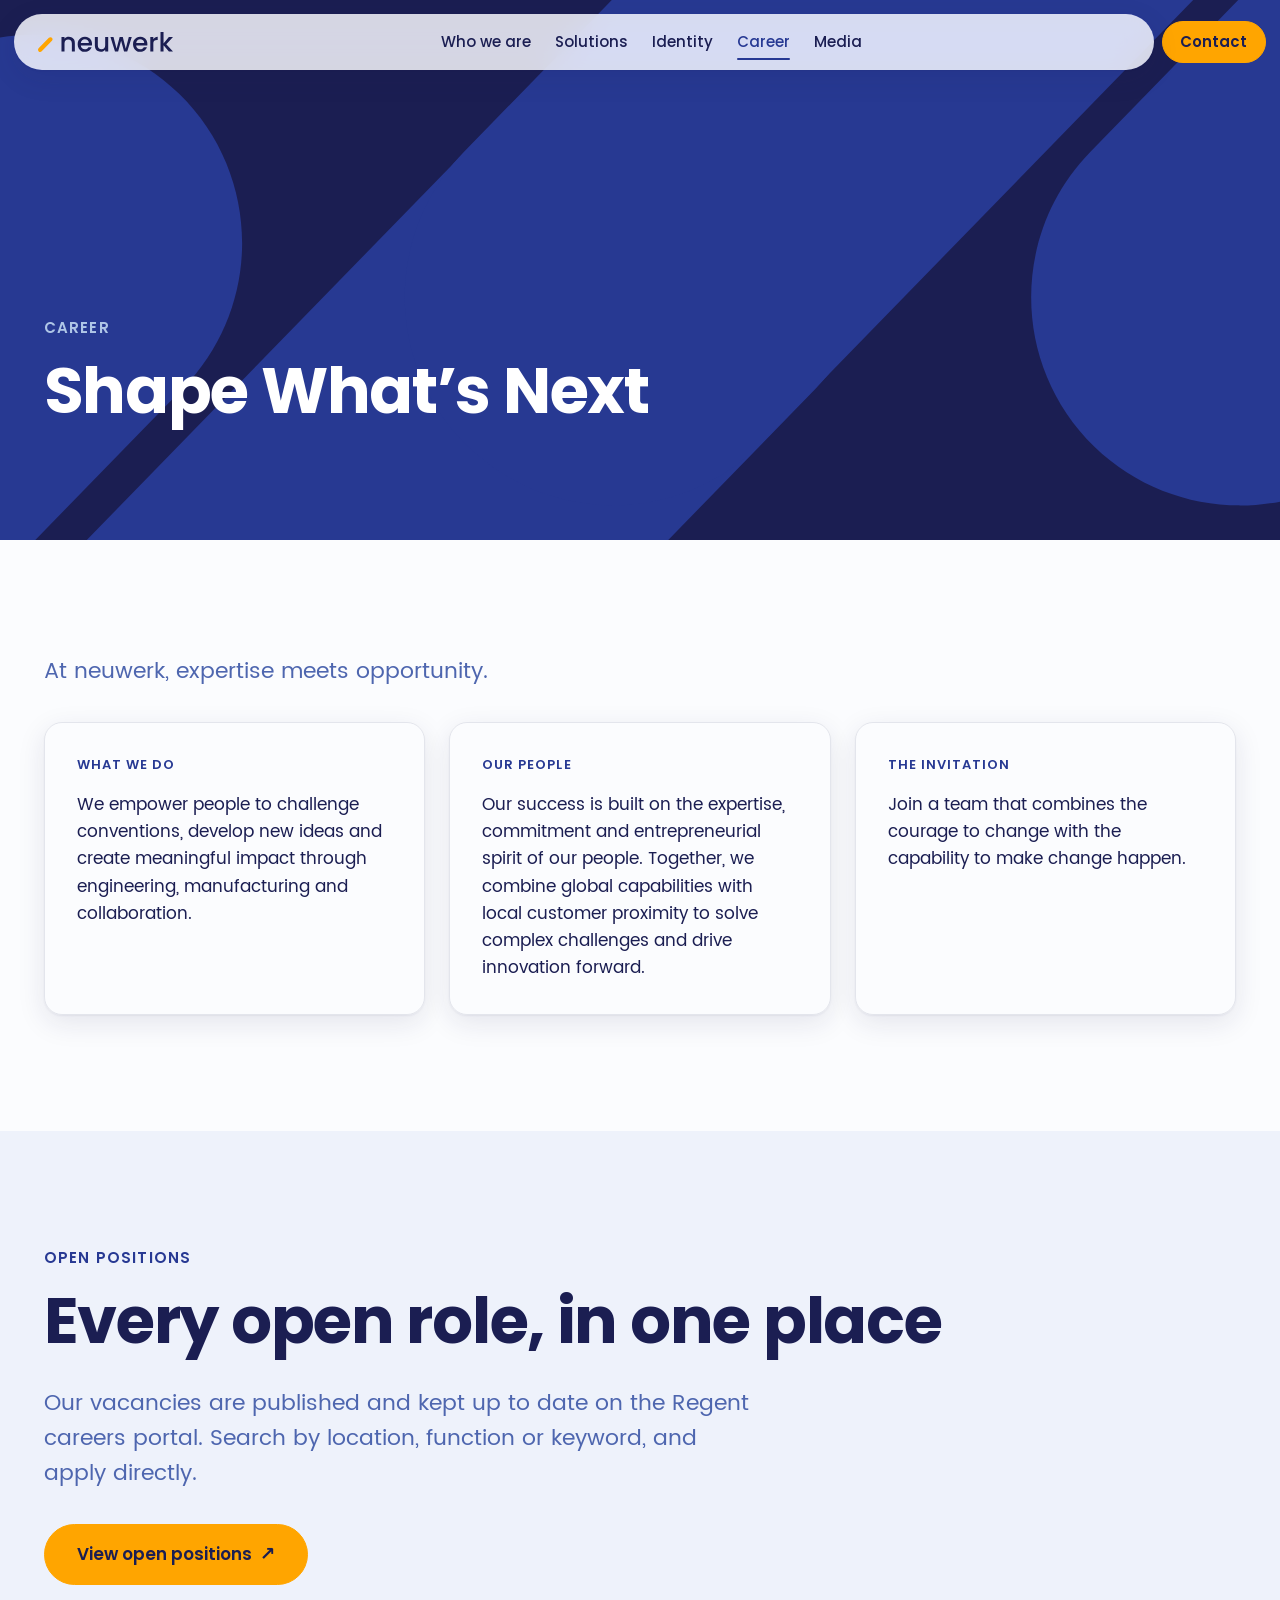
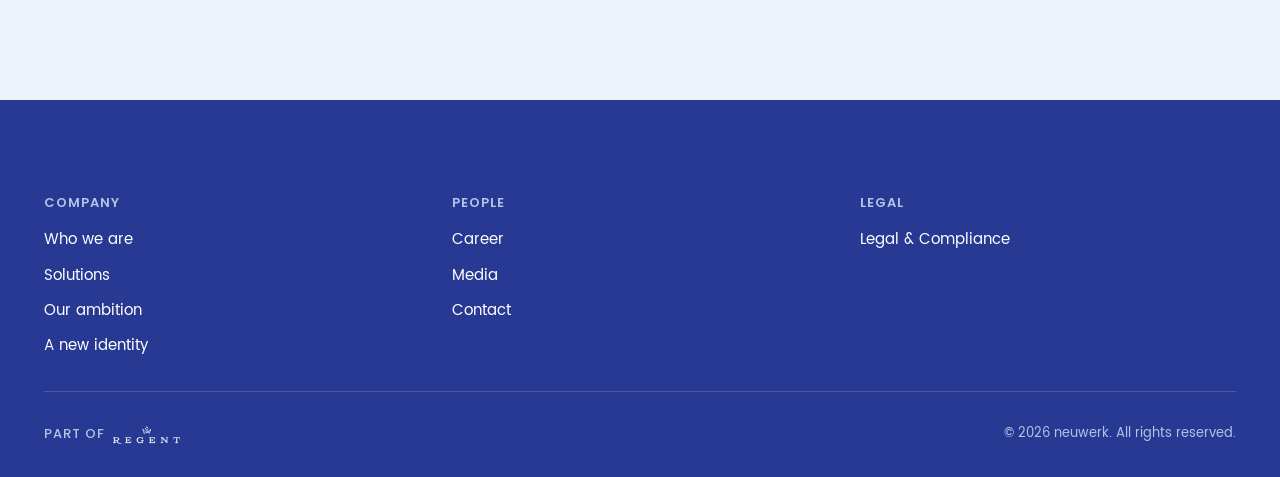
<file: career.html>
<!doctype html>
<html lang="en">
<head>
<meta charset="utf-8">
<meta name="viewport" content="width=device-width, initial-scale=1">
<title>Career | neuwerk</title>
<meta name="description" content="At neuwerk, expertise meets opportunity. Shape what comes next with us.">
<link rel="icon" href="assets/brand/favicon.svg" type="image/svg+xml">
<link rel="stylesheet" href="css/tokens.css">
<link rel="stylesheet" href="css/base.css">
<link rel="stylesheet" href="css/components.css">
<link rel="stylesheet" href="css/sections.css">
</head>
<body class="is-wireframe">

<!-- @partial:header -->
<a class="nw-skip-link" href="#main">Skip to content</a>
<header class="nw-header" data-nav>
  <div class="nw-header__group">
    <div class="nw-header__shell">
      <div class="nw-header__bar">
        <a class="nw-header__logo" href="index.html" aria-label="neuwerk, home">
          <img src="assets/brand/neuwerk-navy.svg" alt="neuwerk" width="132" height="20">
        </a>

        <nav class="nw-header__inline" aria-label="Main">
          <a href="index.html#who-we-are">Who we are</a>
          <a href="index.html#solutions">Solutions</a>
          <a href="identity.html">Identity</a>
          <a href="career.html">Career</a>
          <a href="media.html">Media</a>
        </nav>

        <div class="nw-header__actions">
          <button class="nw-header__toggle" type="button"
                  aria-expanded="false" aria-controls="nw-menu" data-nav-toggle>
            <span class="nw-sr-only">Menu</span>
            <span class="nw-header__bars" aria-hidden="true"></span>
          </button>
        </div>
      </div>

      <div class="nw-header__panel" id="nw-menu" hidden>
        <nav class="nw-header__big" aria-label="All pages">
          <a href="index.html#who-we-are"><span>Who we are</span></a>
          <a href="index.html#solutions"><span>Solutions</span></a>
          <a href="identity.html"><span>Identity</span></a>
          <a href="career.html"><span>Career</span></a>
          <a href="media.html"><span>Media</span></a>
          <a href="contact.html"><span>Contact</span></a>
        </nav>
      </div>
    </div>
    <a class="nw-btn nw-btn--sun nw-btn--sm nw-header__contact" href="contact.html">Contact</a>
  </div>
</header>
<!-- /@partial:header -->


<main id="main">
  <section class="nw-section nw-theme-dark nw-subhero nw-subhero--image">
    <!-- Ugyanaz a kepasset, mint a brand-savban -- kozepre igazitva toltunk
         ki vele egy joval magasabb feluletet, minimalis pozicionalassal. -->
    <div class="nw-subhero__shapes" aria-hidden="true">
      <img class="nw-subhero__pattern-img" src="assets/img/brandband.svg" alt="">
    </div>
    <div class="nw-shell">
      <p class="nw-eyebrow">Career</p>
      <h1 data-reveal>Shape What&rsquo;s Next</h1>
    </div>
  </section>

  <section class="nw-section nw-theme-light">
    <div class="nw-shell">
      <p class="nw-lead" data-reveal>
        At neuwerk, expertise meets opportunity.
      </p>

      <div class="nw-career__blocks" data-reveal data-reveal-delay="80">
        <div class="nw-career__block">
          <p class="nw-career__label">What we do</p>
          <p>
            We empower people to challenge conventions, develop new ideas and create
            meaningful impact through engineering, manufacturing and collaboration.
          </p>
        </div>
        <div class="nw-career__block">
          <p class="nw-career__label">Our people</p>
          <p>
            Our success is built on the expertise, commitment and entrepreneurial spirit
            of our people. Together, we combine global capabilities with local customer
            proximity to solve complex challenges and drive innovation forward.
          </p>
        </div>
        <div class="nw-career__block">
          <p class="nw-career__label">The invitation</p>
          <p>
            Join a team that combines the courage to change with the capability to make
            change happen.
          </p>
        </div>
      </div>

    </div>
  </section>

  <!-- A poziciolista NEM ezen az oldalon el. A neuwerk a Regent-csoport
       Oracle HCM-alapu jelolti feluletet hasznalja, ami sajat kereso-,
       szuro- es palyazati logikaval mukodik, es folyamatosan valtozik. Egy
       statikus oldalon ezt vagy kezzel kellene karbantartani (azonnal
       elavul), vagy futasidoben lekerni (fetch -- a CLAUDE.md tiltja, mert
       a csomagnak file:// alol is mukodnie kell).

       Ezert az oldal nem utanozza a karrierportalt, hanem atvezet ra. -->
  <section class="nw-section nw-theme-sunk nw-cta">
    <div class="nw-shell">
      <p class="nw-eyebrow">Open positions</p>
      <h2 data-reveal>Every open role, in one place</h2>
      <p class="nw-lead" data-reveal data-reveal-delay="80">
        Our vacancies are published and kept up to date on the Regent careers portal.
        Search by location, function or keyword, and apply directly.
      </p>
      <p class="nw-cta__action" data-reveal data-reveal-delay="140">
        <a class="nw-btn nw-btn--sun nw-btn--lg"
           href="https://iamjgs.fa.ocs.oraclecloud.com/hcmUI/CandidateExperience/en/sites/CX_2/jobs?mode=location"
           target="_blank" rel="noopener">
          View open positions
          <span class="nw-btn__ext" aria-hidden="true">&#8599;</span>
          <span class="nw-sr-only">(opens the Regent careers portal in a new tab)</span>
        </a>
      </p>
    </div>
  </section>
</main>

<!-- @partial:footer -->
<footer class="nw-footer nw-theme-dark">
  <div class="nw-shell">

    <div class="nw-footer__cols">
      <nav aria-label="Company">
        <h4>Company</h4>
        <ul>
          <li><a href="index.html#who-we-are">Who we are</a></li>
          <li><a href="index.html#solutions">Solutions</a></li>
          <li><a href="index.html#ambition">Our ambition</a></li>
          <li><a href="identity.html">A new identity</a></li>
        </ul>
      </nav>
      <nav aria-label="People">
        <h4>People</h4>
        <ul>
          <li><a href="career.html">Career</a></li>
          <li><a href="media.html">Media</a></li>
          <li><a href="contact.html">Contact</a></li>
        </ul>
      </nav>
      <nav aria-label="Legal">
        <h4>Legal</h4>
        <ul>
          <li><a href="legal-compliance.html">Legal &amp; Compliance</a></li>
        </ul>
      </nav>
    </div>

    <div class="nw-footer__base">
      <p class="nw-footer__owner">
        <span class="nw-footer__owner-label">Part of</span>
        <img src="assets/brand/regent-white.png" alt="Regent" width="112" height="32">
      </p>
      <p class="nw-footer__copy">&copy; 2026 neuwerk. All rights reserved.</p>
    </div>
  </div>
</footer>
<!-- /@partial:footer -->


<script src="js/nav.js"></script>
<script src="js/pattern.js"></script>
<script src="js/reveal.js"></script>
<script src="js/lists.js"></script>
</body>
</html>
</file>
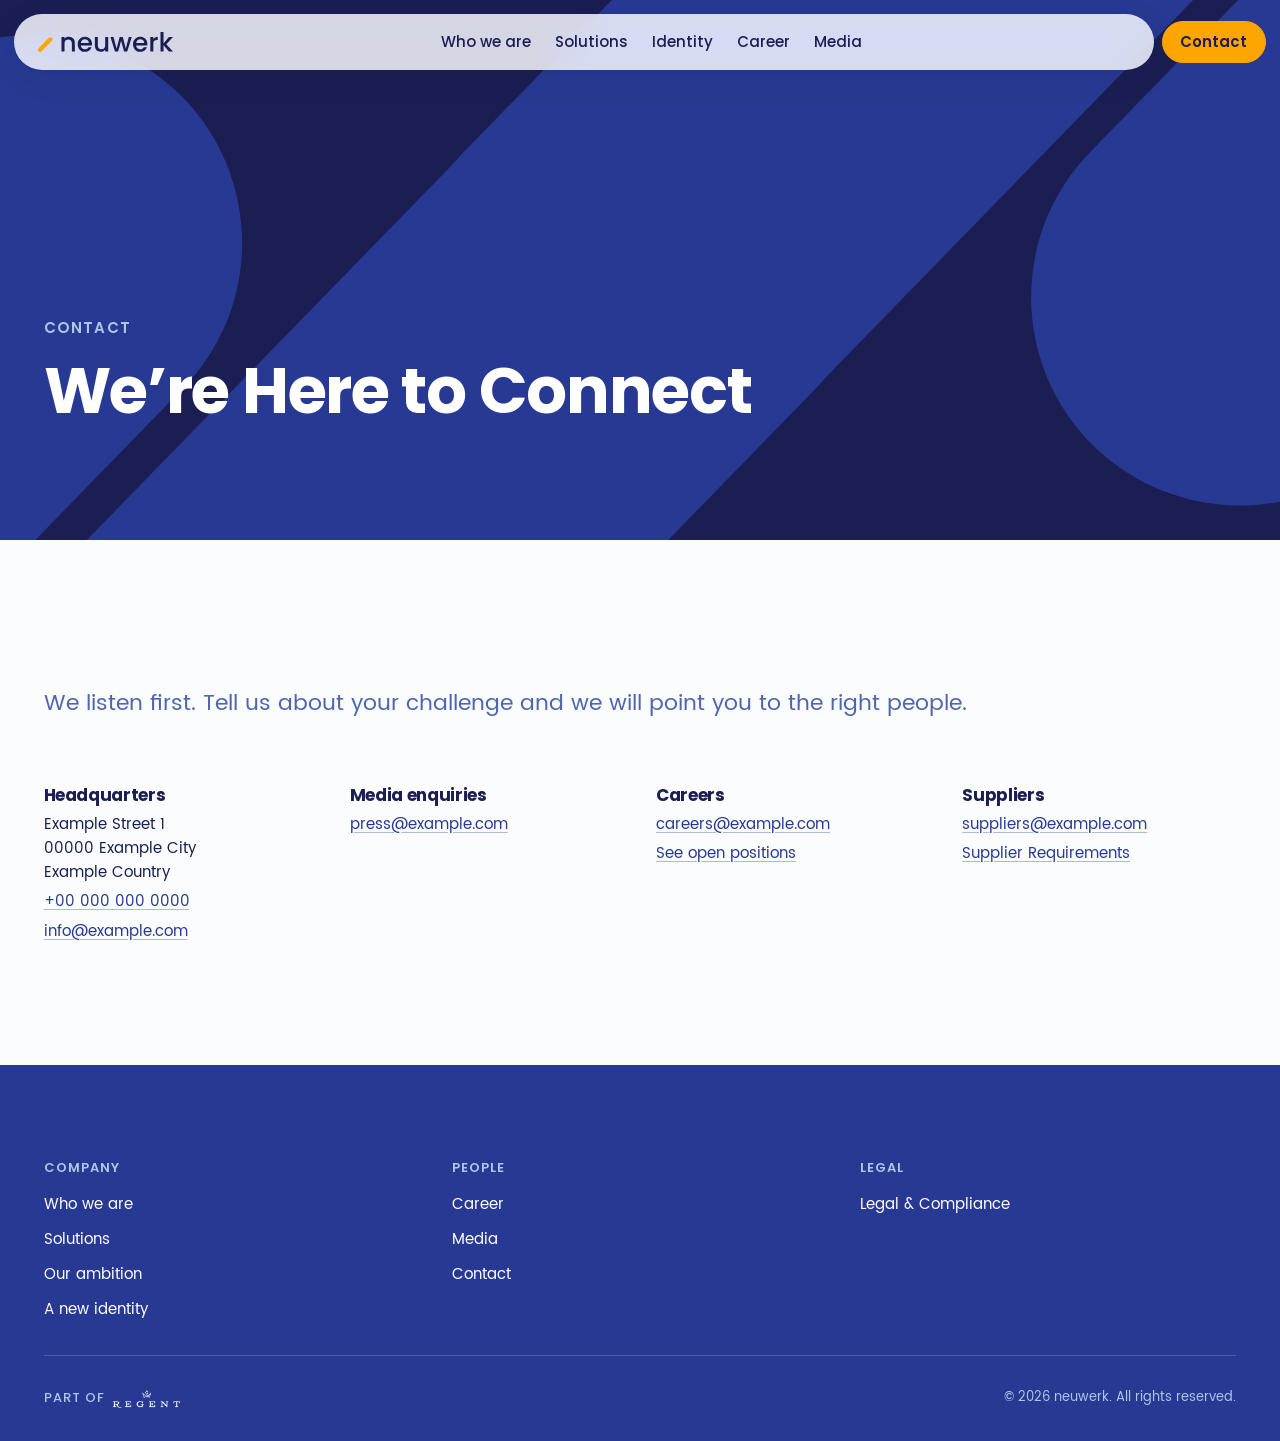
<file: contact.html>
<!doctype html>
<html lang="en">
<head>
<meta charset="utf-8">
<meta name="viewport" content="width=device-width, initial-scale=1">
<title>Contact | neuwerk</title>
<meta name="description" content="Tell us about your challenge and we will point you to the right people.">
<link rel="icon" href="assets/brand/favicon.svg" type="image/svg+xml">
<link rel="stylesheet" href="css/tokens.css">
<link rel="stylesheet" href="css/base.css">
<link rel="stylesheet" href="css/components.css">
<link rel="stylesheet" href="css/sections.css">
</head>
<body>

<!-- @partial:header -->
<a class="nw-skip-link" href="#main">Skip to content</a>
<header class="nw-header" data-nav>
  <div class="nw-header__group">
    <div class="nw-header__shell">
      <div class="nw-header__bar">
        <a class="nw-header__logo" href="index.html" aria-label="neuwerk, home">
          <img src="assets/brand/neuwerk-navy.svg" alt="neuwerk" width="132" height="20">
        </a>

        <nav class="nw-header__inline" aria-label="Main">
          <a href="index.html#who-we-are">Who we are</a>
          <a href="index.html#solutions">Solutions</a>
          <a href="identity.html">Identity</a>
          <a href="career.html">Career</a>
          <a href="media.html">Media</a>
        </nav>

        <div class="nw-header__actions">
          <button class="nw-header__toggle" type="button"
                  aria-expanded="false" aria-controls="nw-menu" data-nav-toggle>
            <span class="nw-sr-only">Menu</span>
            <span class="nw-header__bars" aria-hidden="true"></span>
          </button>
        </div>
      </div>

      <div class="nw-header__panel" id="nw-menu" hidden>
        <nav class="nw-header__big" aria-label="All pages">
          <a href="index.html#who-we-are"><span>Who we are</span></a>
          <a href="index.html#solutions"><span>Solutions</span></a>
          <a href="identity.html"><span>Identity</span></a>
          <a href="career.html"><span>Career</span></a>
          <a href="media.html"><span>Media</span></a>
          <a href="contact.html"><span>Contact</span></a>
        </nav>
      </div>
    </div>
    <a class="nw-btn nw-btn--sun nw-btn--sm nw-header__contact" href="contact.html">Contact</a>
  </div>
</header>
<!-- /@partial:header -->


<main id="main">
  <section class="nw-section nw-theme-dark nw-subhero nw-subhero--image">
    <!-- Ugyanaz a kepasset, mint a brand-savban -- kozepre igazitva toltunk
         ki vele egy jóval magasabb felulet, minimalis pozicionalassal. -->
    <div class="nw-subhero__shapes" aria-hidden="true">
      <img class="nw-subhero__pattern-img" src="assets/img/brandband.svg" alt="">
    </div>
    <div class="nw-shell">
      <p class="nw-eyebrow">Contact</p>
      <h1 data-reveal>We&rsquo;re Here to Connect</h1>
    </div>
  </section>

  <section class="nw-section nw-theme-light">
    <div class="nw-shell">
      <p class="nw-lead nw-prose" data-reveal>
        We listen first. Tell us about your challenge and we will point you to the right
        people.
      </p>

      <!-- TODO(client): MINDEN kontaktadat placeholder, valós adatok bekérendők -->
      <ul class="nw-contact" data-reveal data-reveal-delay="80">
        <li data-placeholder>
          <h3><span class="nw-ph">Placeholder</span> Headquarters</h3>
          <p class="nw-contact__addr">
            Example Street 1<br>
            00000 Example City<br>
            Example Country
          </p>
          <p><a class="nw-link" href="tel:+000000000000">+00 000 000 0000</a></p>
          <p><a class="nw-link" href="mailto:info@example.com">info@example.com</a></p>
        </li>
        <li data-placeholder>
          <h3><span class="nw-ph">Placeholder</span> Media enquiries</h3>
          <p><a class="nw-link" href="mailto:press@example.com">press@example.com</a></p>
        </li>
        <li data-placeholder>
          <h3><span class="nw-ph">Placeholder</span> Careers</h3>
          <p><a class="nw-link" href="mailto:careers@example.com">careers@example.com</a></p>
          <p><a class="nw-link" href="career.html">See open positions</a></p>
        </li>
        <li data-placeholder>
          <h3><span class="nw-ph">Placeholder</span> Suppliers</h3>
          <p><a class="nw-link" href="mailto:suppliers@example.com">suppliers@example.com</a></p>
          <p><a class="nw-link" href="legal-compliance.html#supplier-information">Supplier Requirements</a></p>
        </li>
      </ul>
    </div>
  </section>
</main>

<!-- @partial:footer -->
<footer class="nw-footer nw-theme-dark">
  <div class="nw-shell">

    <div class="nw-footer__cols">
      <nav aria-label="Company">
        <h4>Company</h4>
        <ul>
          <li><a href="index.html#who-we-are">Who we are</a></li>
          <li><a href="index.html#solutions">Solutions</a></li>
          <li><a href="index.html#ambition">Our ambition</a></li>
          <li><a href="identity.html">A new identity</a></li>
        </ul>
      </nav>
      <nav aria-label="People">
        <h4>People</h4>
        <ul>
          <li><a href="career.html">Career</a></li>
          <li><a href="media.html">Media</a></li>
          <li><a href="contact.html">Contact</a></li>
        </ul>
      </nav>
      <nav aria-label="Legal">
        <h4>Legal</h4>
        <ul>
          <li><a href="legal-compliance.html">Legal &amp; Compliance</a></li>
        </ul>
      </nav>
    </div>

    <div class="nw-footer__base">
      <p class="nw-footer__owner">
        <span class="nw-footer__owner-label">Part of</span>
        <img src="assets/brand/regent-white.png" alt="Regent" width="112" height="32">
      </p>
      <p class="nw-footer__copy">&copy; 2026 neuwerk. All rights reserved.</p>
    </div>
  </div>
</footer>
<!-- /@partial:footer -->


<script src="js/nav.js"></script>
<script src="js/pattern.js"></script>
<script src="js/reveal.js"></script>
</body>
</html>
</file>
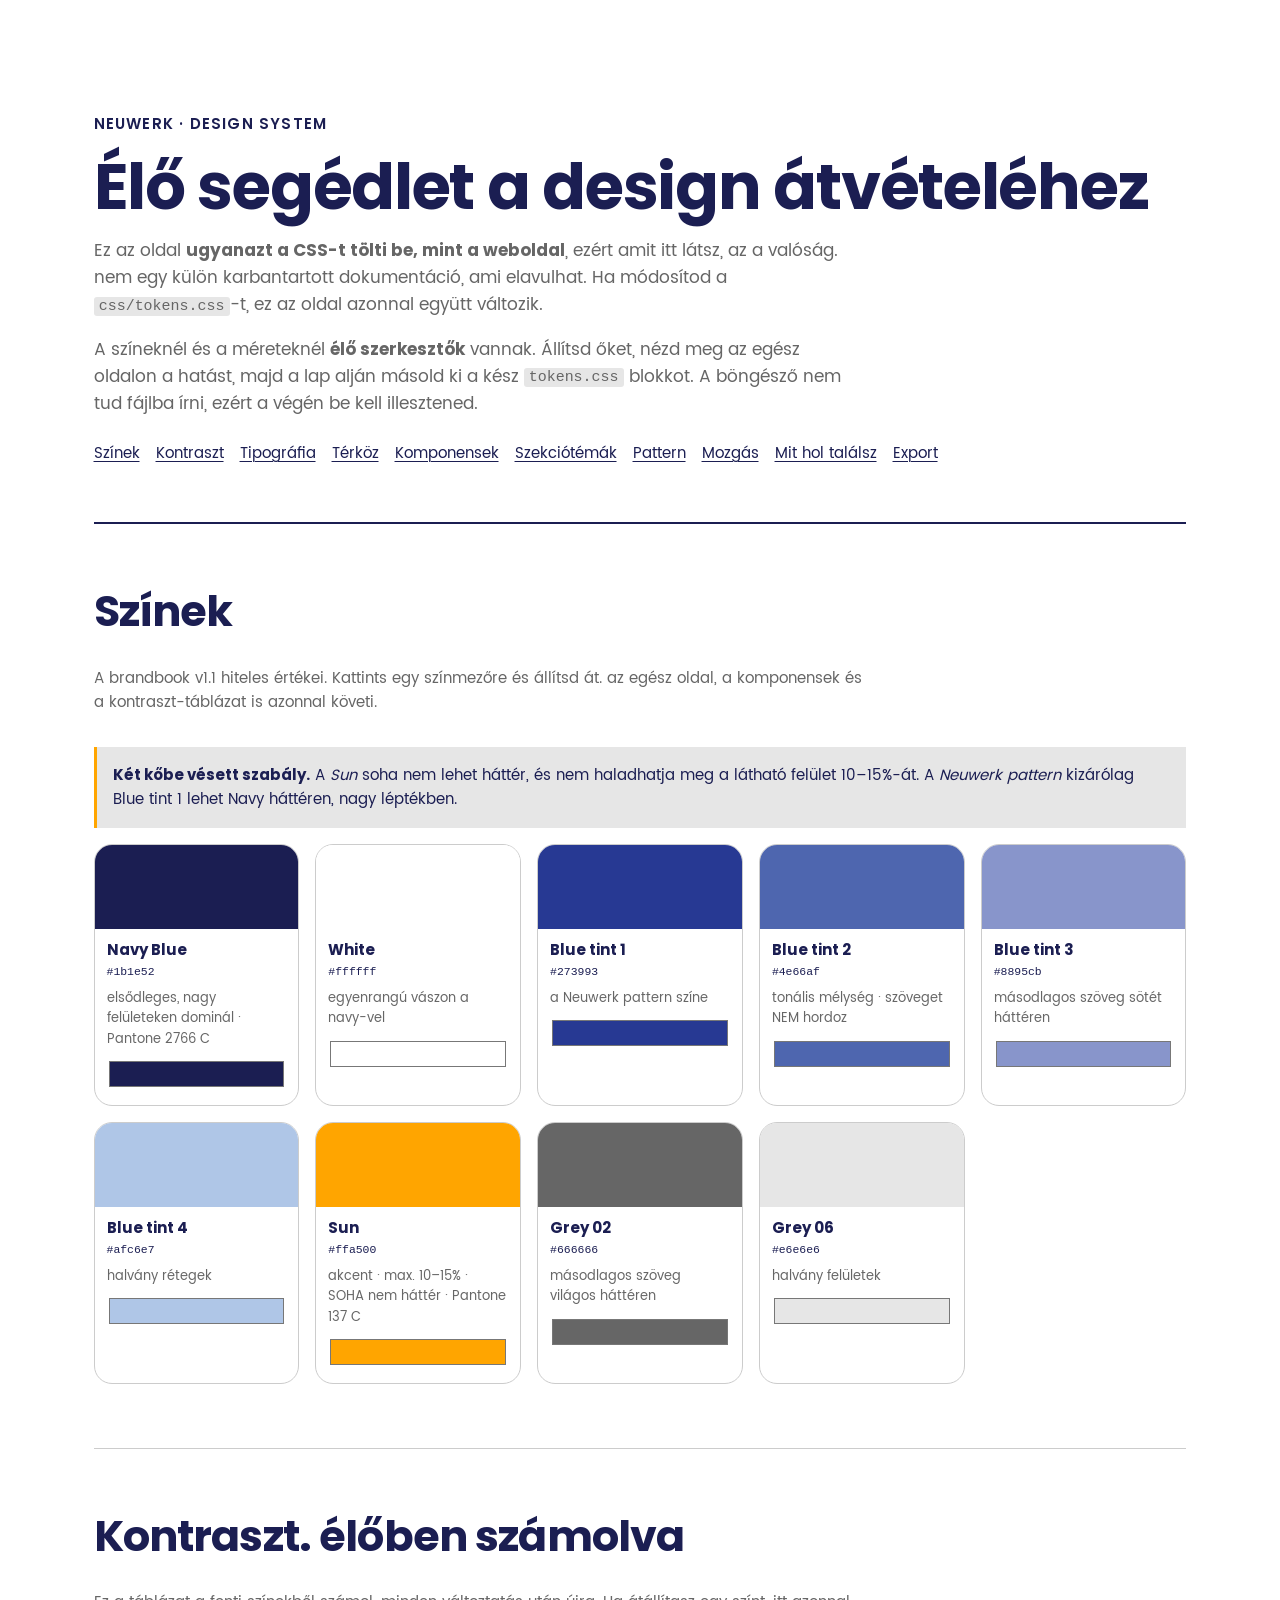
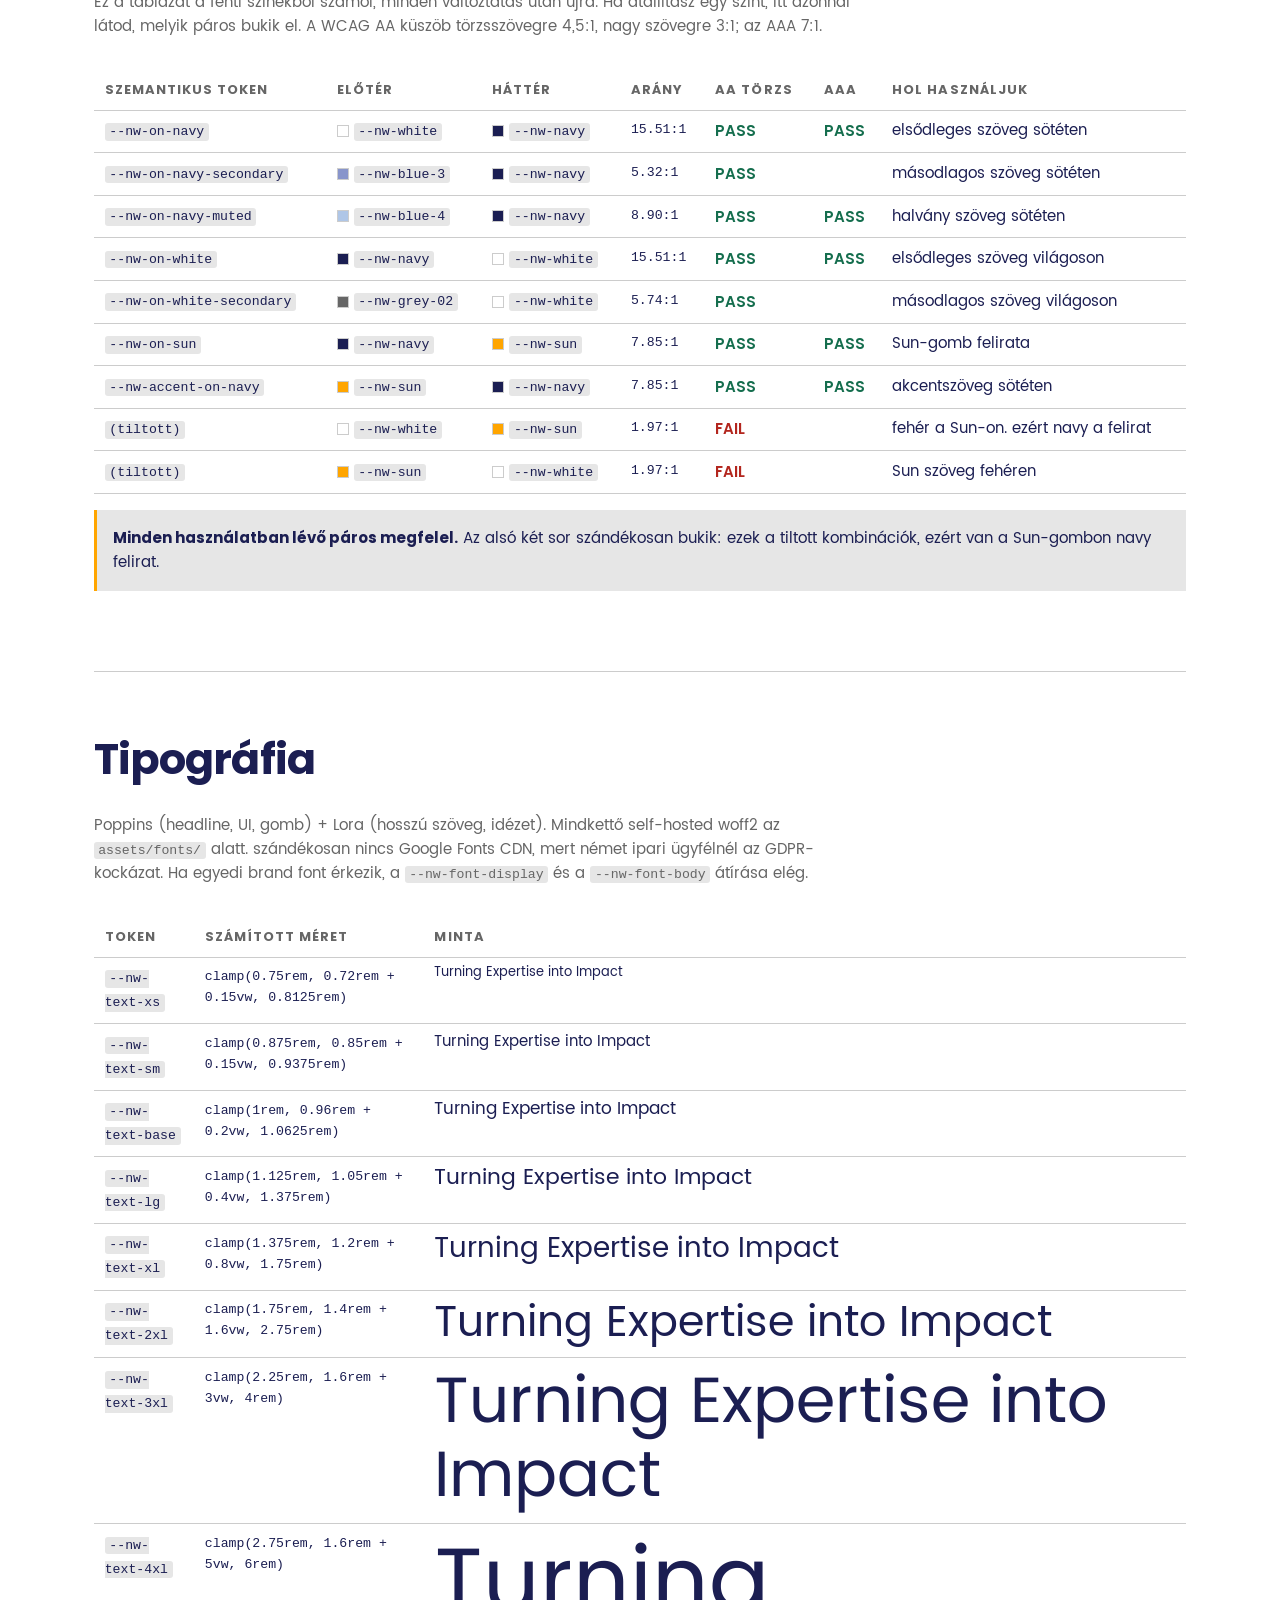
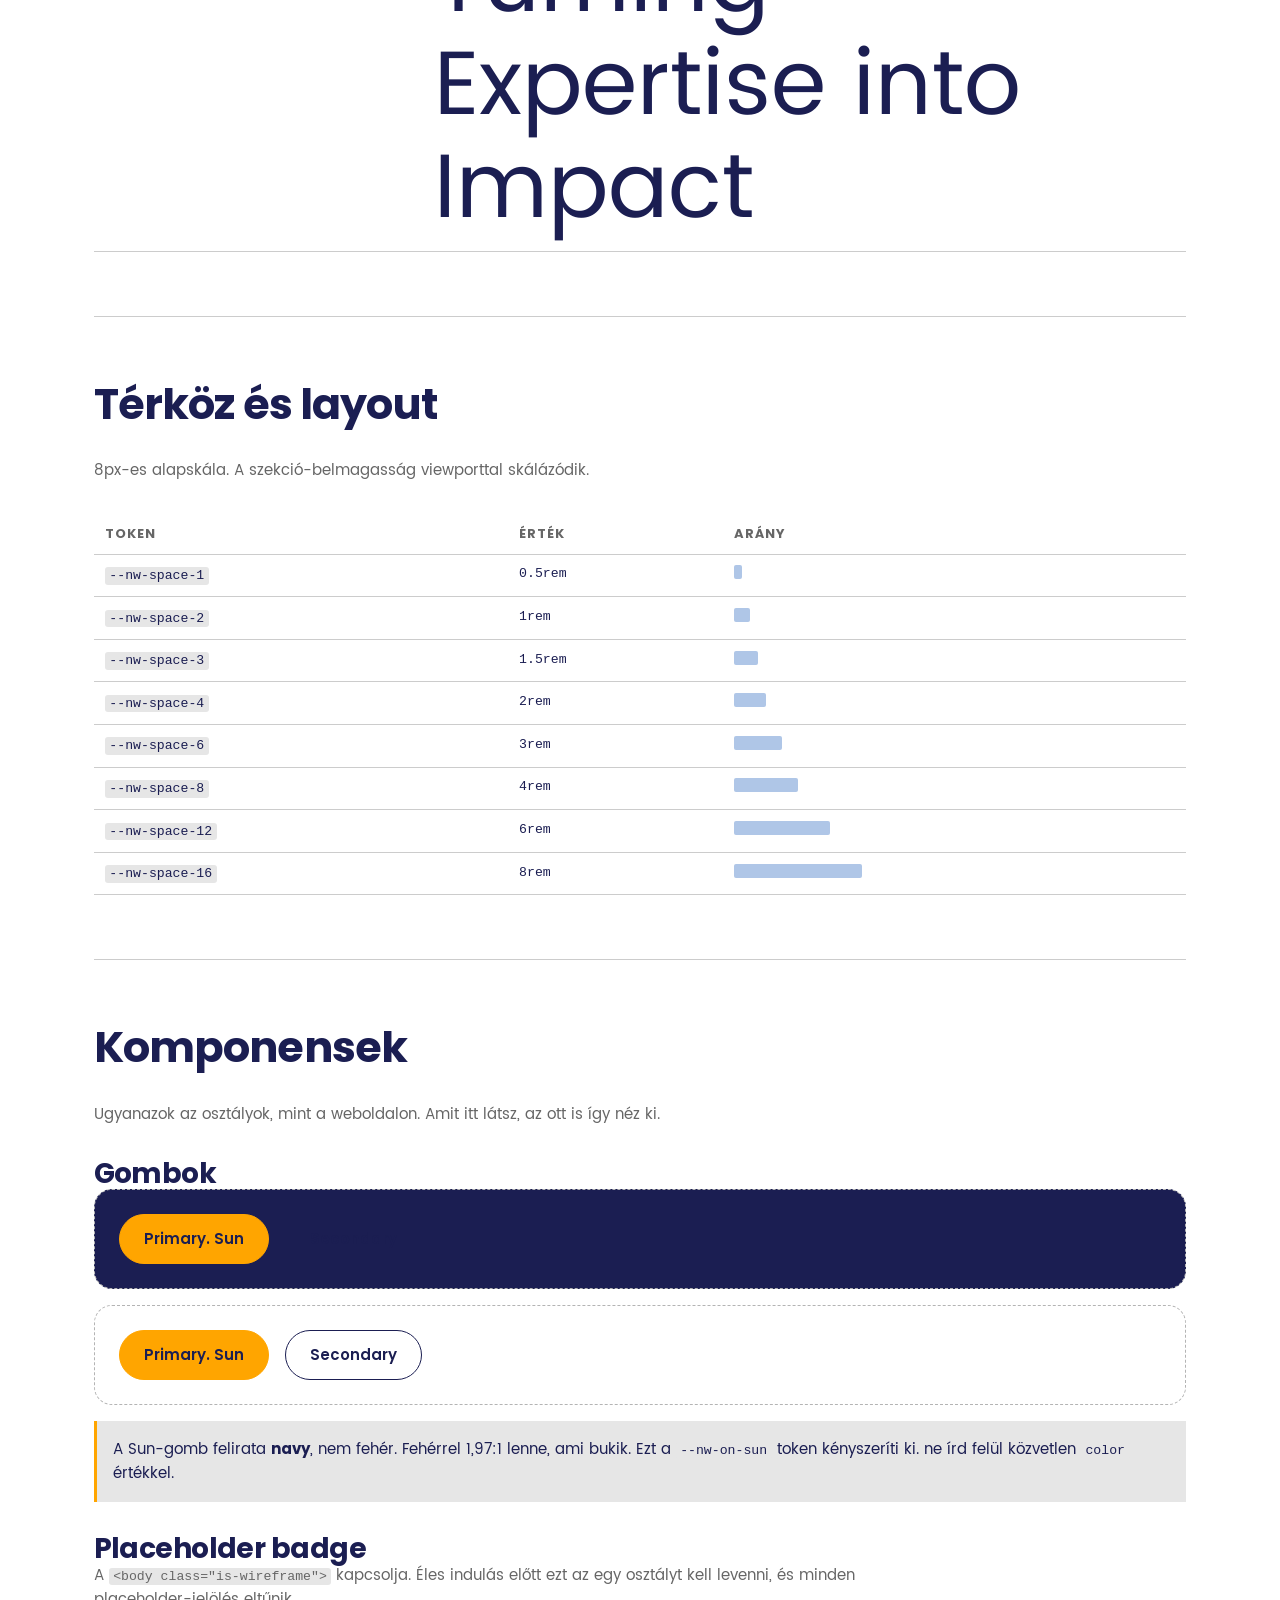
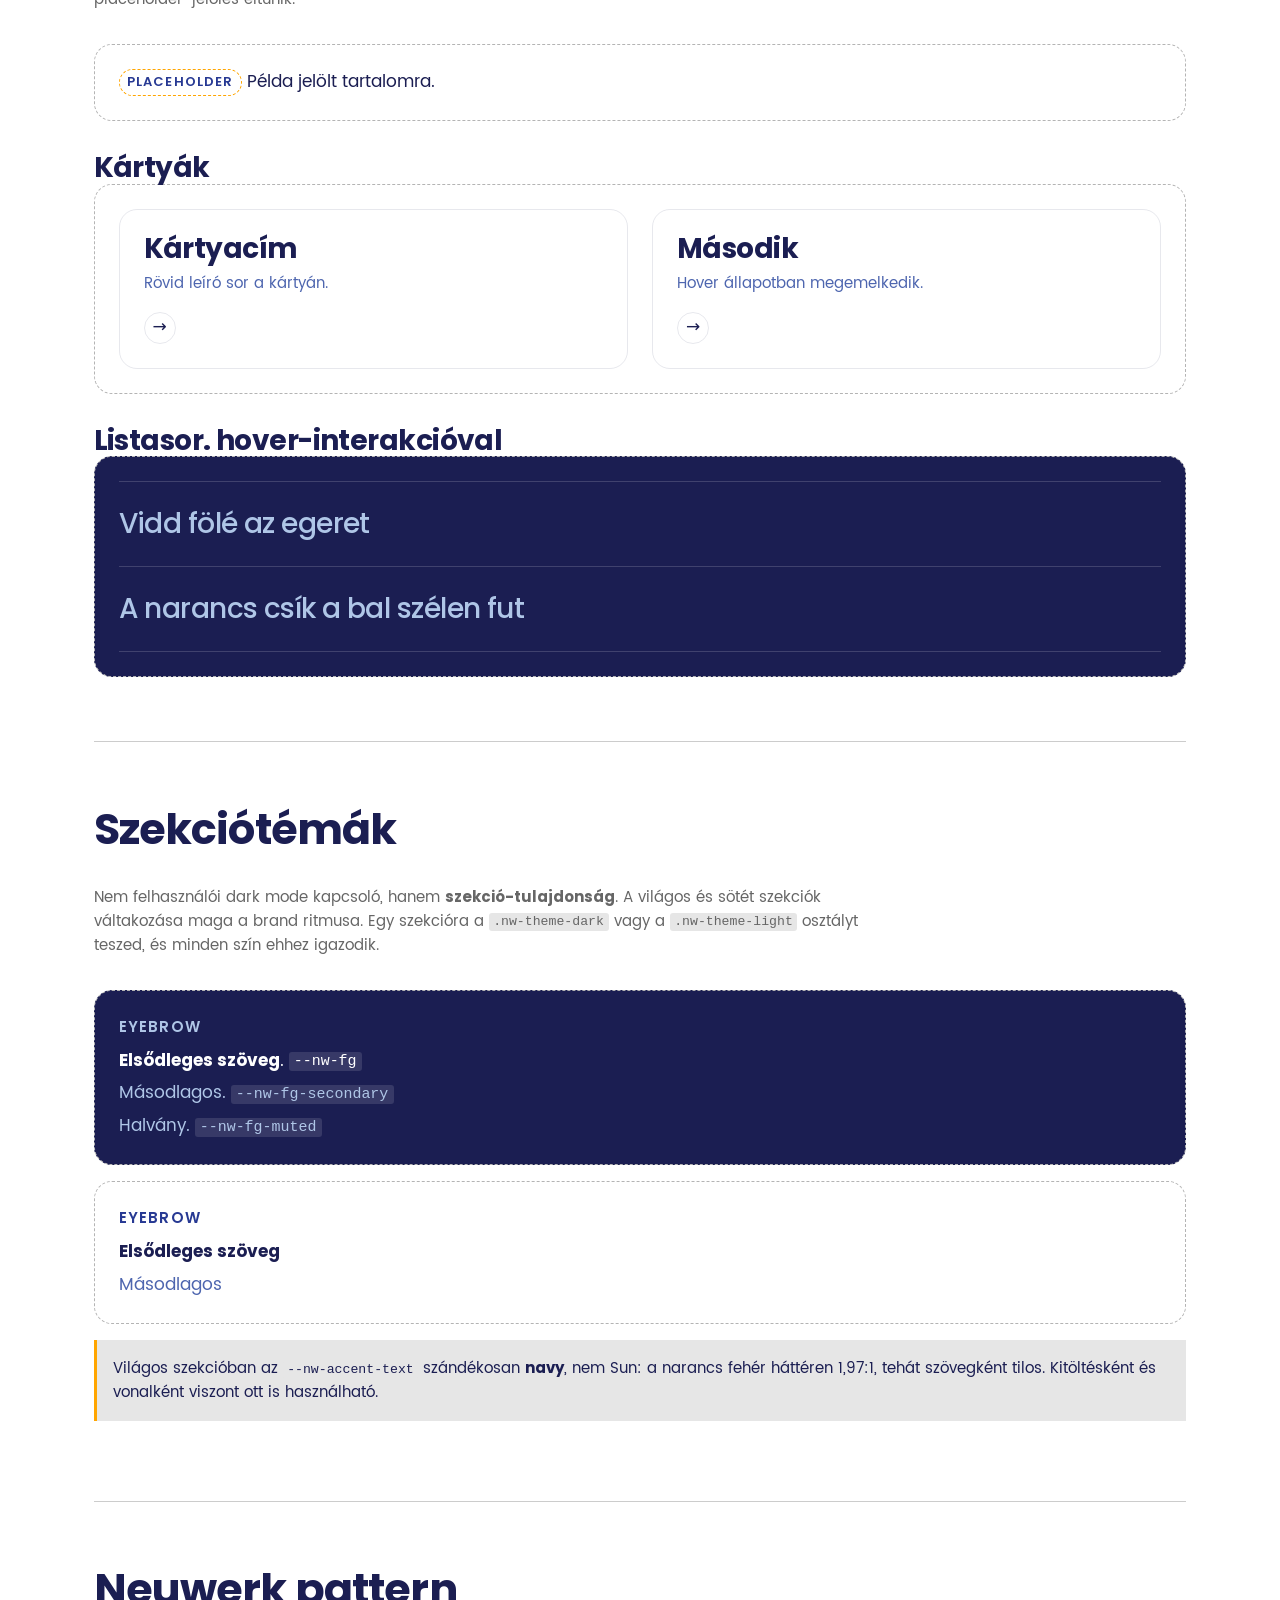
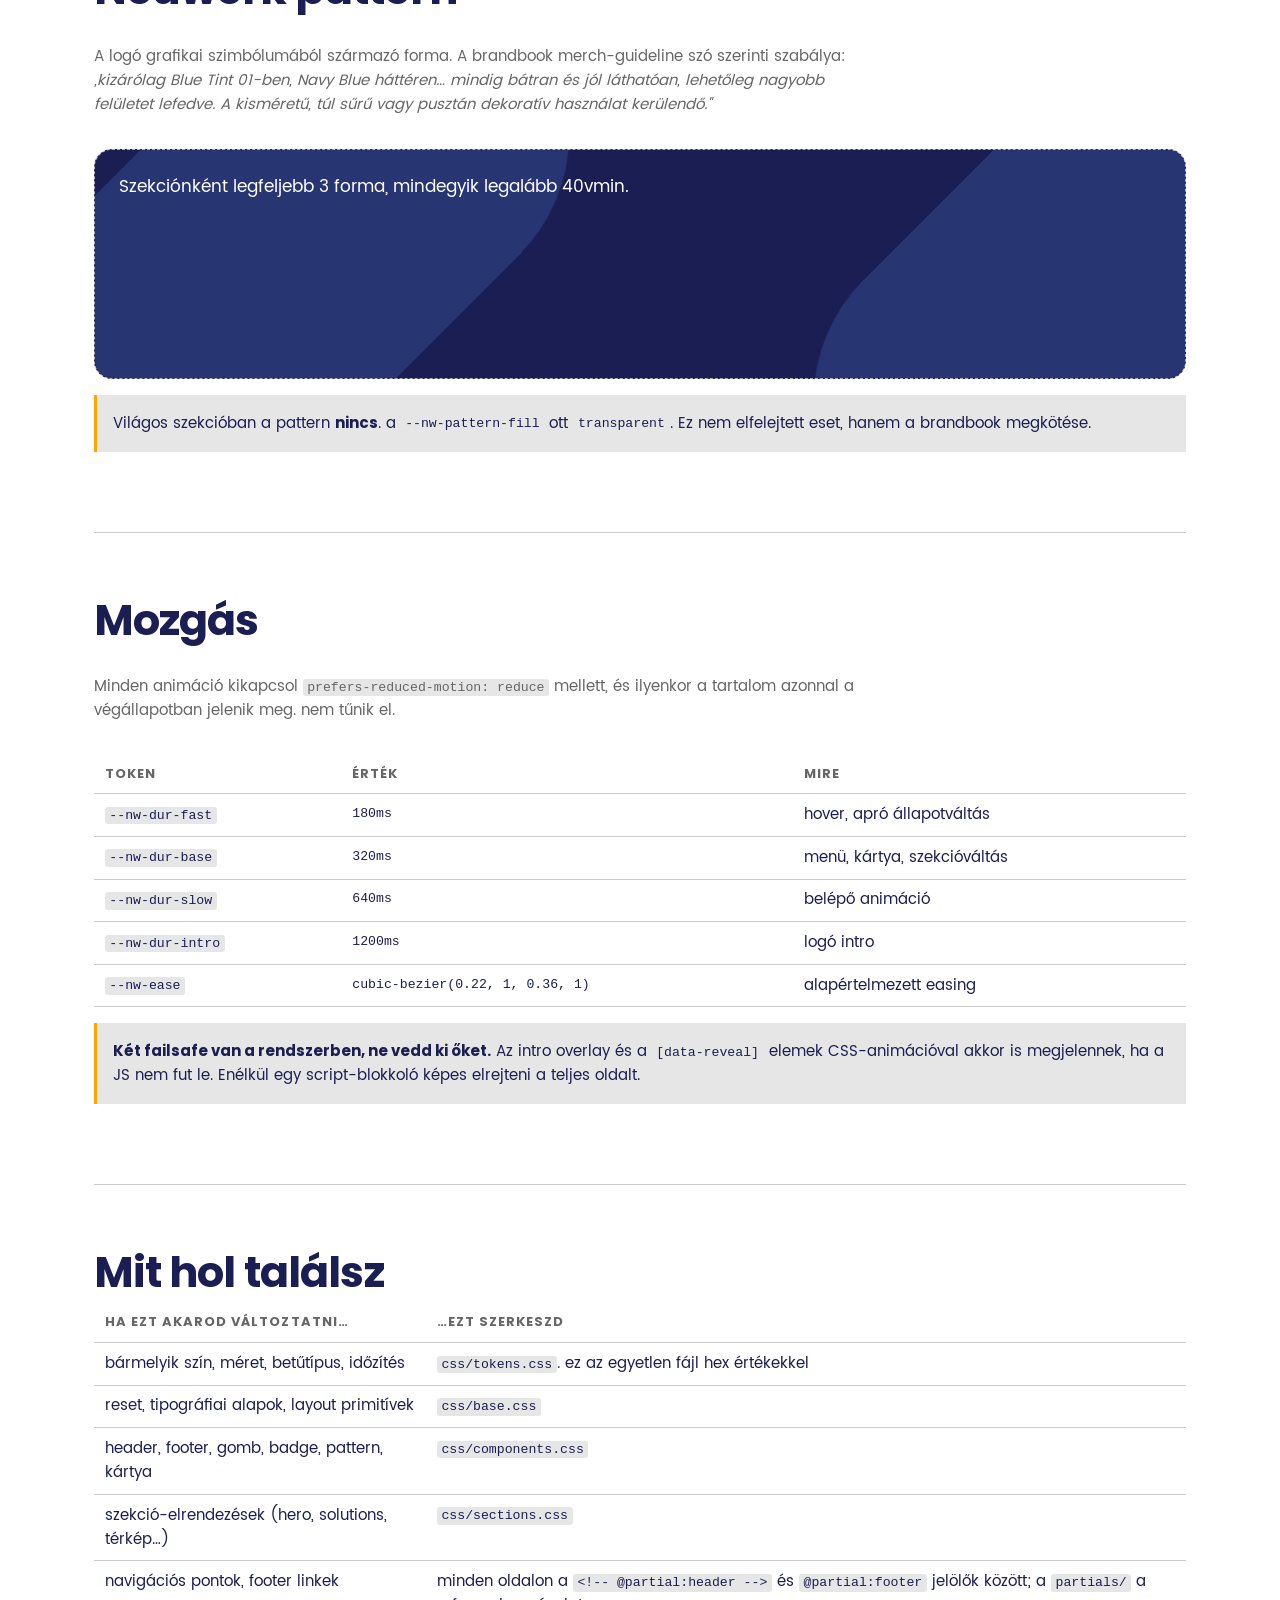
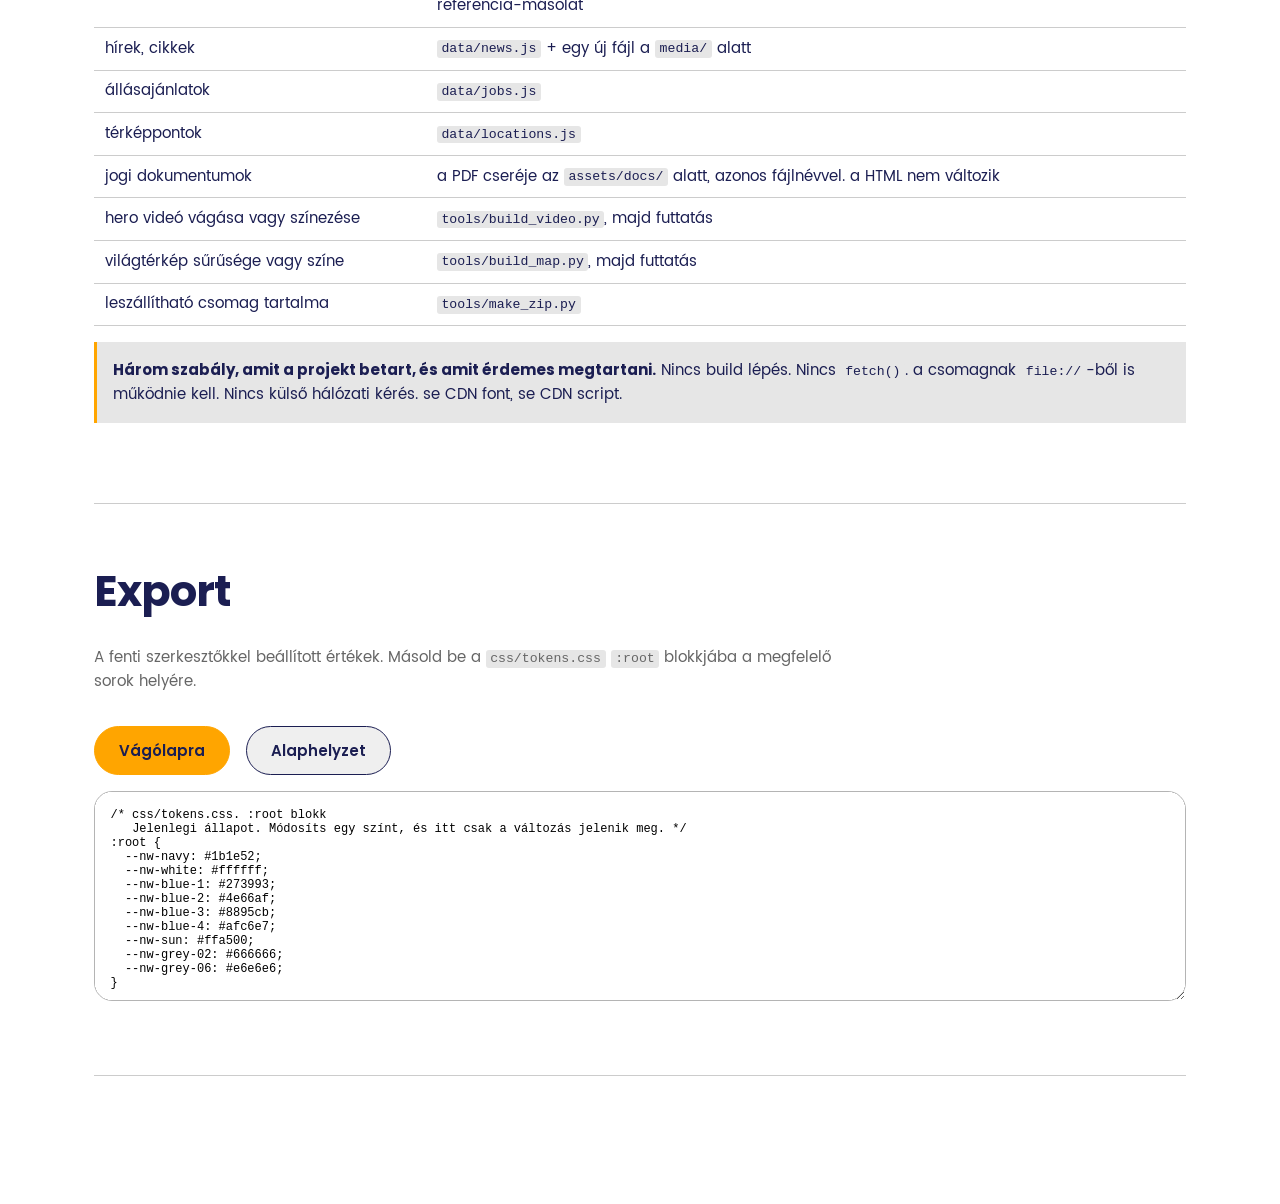
<file: design-system.html>
<!doctype html>
<html lang="hu">
<head>
<meta charset="utf-8">
<meta name="viewport" content="width=device-width, initial-scale=1">
<title>neuwerk design system. élő segédlet</title>
<meta name="robots" content="noindex, nofollow">
<link rel="icon" href="assets/brand/favicon.svg" type="image/svg+xml">
<link rel="stylesheet" href="css/tokens.css">
<link rel="stylesheet" href="css/base.css">
<link rel="stylesheet" href="css/components.css">
<link rel="stylesheet" href="css/sections.css">
<style>
  /* Csak ezt az oldalt érintő stílusok. A weboldal CSS-ét NEM módosítja. */
  body { background: var(--nw-white); color: var(--nw-navy); }
  .ds-wrap { max-width: 1180px; margin-inline: auto; padding: var(--nw-space-4) var(--nw-gutter) var(--nw-space-16); }
  .ds-head { padding-block: var(--nw-space-8) var(--nw-space-4); border-bottom: 2px solid var(--nw-navy); }
  .ds-head h1 { font-size: var(--nw-text-3xl); }
  .ds-head p { max-width: 70ch; color: var(--nw-grey-02); margin-top: var(--nw-space-2); }
  .ds-sec { padding-block: var(--nw-space-8); border-bottom: 1px solid var(--nw-grey-05); }
  .ds-sec > h2 { font-size: var(--nw-text-2xl); margin-bottom: var(--nw-space-1); }
  .ds-sec > .ds-hint { color: var(--nw-grey-02); font-size: var(--nw-text-sm); max-width: 78ch; margin-bottom: var(--nw-space-4); }
  code, .ds-mono { font-family: ui-monospace, "SFMono-Regular", Menlo, Consolas, monospace; font-size: 0.88em; }
  code { background: var(--nw-grey-06); padding: 0.1em 0.35em; border-radius: 3px; }

  .ds-grid { display: grid; gap: var(--nw-space-2); grid-template-columns: repeat(auto-fill, minmax(190px, 1fr)); }
  .ds-swatch { border: 1px solid var(--nw-grey-05); border-radius: var(--nw-radius-card); overflow: hidden; }
  .ds-swatch__chip { block-size: 84px; }
  .ds-swatch__meta { padding: 0.6rem 0.75rem; font-size: var(--nw-text-xs); }
  .ds-swatch__meta b { display: block; font-size: var(--nw-text-sm); }
  .ds-swatch input[type="color"] { inline-size: 100%; block-size: 34px; border: 0; padding: 0; background: none; cursor: pointer; }

  table.ds-table { inline-size: 100%; border-collapse: collapse; font-size: var(--nw-text-sm); }
  .ds-table th, .ds-table td { text-align: left; padding: 0.55rem 0.7rem; border-bottom: 1px solid var(--nw-grey-05); vertical-align: top; }
  .ds-table th { font-size: var(--nw-text-xs); text-transform: uppercase; letter-spacing: var(--nw-tracking-wide); color: var(--nw-grey-02); }
  .ds-pass { color: #156e4e; font-weight: 600; }
  .ds-fail { color: #b3261e; font-weight: 600; }
  .ds-note { background: var(--nw-grey-06); border-left: 3px solid var(--nw-sun); padding: var(--nw-space-2); font-size: var(--nw-text-sm); margin-block: var(--nw-space-2); }
  .ds-demo { padding: var(--nw-space-3); border: 1px dashed var(--nw-grey-04); border-radius: var(--nw-radius-card); }
  .ds-demo + .ds-demo { margin-top: var(--nw-space-2); }
  .ds-demo--dark { background: var(--nw-navy); }
  .ds-row { display: flex; flex-wrap: wrap; gap: var(--nw-space-2); align-items: center; }
  .ds-out { inline-size: 100%; min-block-size: 210px; font-family: ui-monospace, Consolas, monospace; font-size: 12px;
            padding: var(--nw-space-2); border: 1px solid var(--nw-grey-04); border-radius: var(--nw-radius-card); }
  .ds-toc { display: flex; flex-wrap: wrap; gap: 0.5rem 1rem; margin-block: var(--nw-space-3); font-size: var(--nw-text-sm); }
  .ds-scale span { display: inline-block; background: var(--nw-blue-4); block-size: 14px; border-radius: 2px; }
</style>
</head>
<body>
<div class="ds-wrap">

<header class="ds-head">
  <p class="nw-eyebrow" style="color: var(--nw-navy)">neuwerk · design system</p>
  <h1>Élő segédlet a design átvételéhez</h1>
  <p>
    Ez az oldal <strong>ugyanazt a CSS-t tölti be, mint a weboldal</strong>, ezért amit itt látsz,
    az a valóság. nem egy külön karbantartott dokumentáció, ami elavulhat. Ha módosítod a
    <code>css/tokens.css</code>-t, ez az oldal azonnal együtt változik.
  </p>
  <p>
    A színeknél és a méreteknél <strong>élő szerkesztők</strong> vannak. Állítsd őket, nézd meg
    az egész oldalon a hatást, majd a lap alján másold ki a kész <code>tokens.css</code> blokkot.
    A böngésző nem tud fájlba írni, ezért a végén be kell illesztened.
  </p>
  <nav class="ds-toc">
    <a href="#colors">Színek</a><a href="#contrast">Kontraszt</a><a href="#type">Tipográfia</a>
    <a href="#space">Térköz</a><a href="#components">Komponensek</a><a href="#themes">Szekciótémák</a>
    <a href="#pattern">Pattern</a><a href="#motion">Mozgás</a><a href="#where">Mit hol találsz</a>
    <a href="#export">Export</a>
  </nav>
</header>

<section class="ds-sec" id="colors">
  <h2>Színek</h2>
  <p class="ds-hint">
    A brandbook v1.1 hiteles értékei. Kattints egy színmezőre és állítsd át. az egész oldal,
    a komponensek és a kontraszt-táblázat is azonnal követi.
  </p>
  <div class="ds-note">
    <strong>Két kőbe vésett szabály.</strong> A <em>Sun</em> soha nem lehet háttér, és nem
    haladhatja meg a látható felület 10–15%-át. A <em>Neuwerk pattern</em> kizárólag
    Blue&nbsp;tint&nbsp;1 lehet Navy háttéren, nagy léptékben.
  </div>
  <div class="ds-grid" id="ds-colors"></div>
</section>

<section class="ds-sec" id="contrast">
  <h2>Kontraszt. élőben számolva</h2>
  <p class="ds-hint">
    Ez a táblázat a fenti színekből számol, minden változtatás után újra. Ha átállítasz egy
    színt, itt azonnal látod, melyik páros bukik el. A WCAG AA küszöb törzsszövegre 4,5:1,
    nagy szövegre 3:1; az AAA 7:1.
  </p>
  <table class="ds-table"><thead>
    <tr><th>szemantikus token</th><th>előtér</th><th>háttér</th><th>arány</th><th>AA törzs</th><th>AAA</th><th>hol használjuk</th></tr>
  </thead><tbody id="ds-contrast"></tbody></table>
  <div class="ds-note" id="ds-contrast-warn"></div>
</section>

<section class="ds-sec" id="type">
  <h2>Tipográfia</h2>
  <p class="ds-hint">
    Poppins (headline, UI, gomb) + Lora (hosszú szöveg, idézet). Mindkettő self-hosted woff2 az
    <code>assets/fonts/</code> alatt. szándékosan nincs Google Fonts CDN, mert német ipari
    ügyfélnél az GDPR-kockázat. Ha egyedi brand font érkezik, a <code>--nw-font-display</code> és
    a <code>--nw-font-body</code> átírása elég.
  </p>
  <table class="ds-table"><thead>
    <tr><th>token</th><th>számított méret</th><th>minta</th></tr>
  </thead><tbody id="ds-type"></tbody></table>
</section>

<section class="ds-sec" id="space">
  <h2>Térköz és layout</h2>
  <p class="ds-hint">8px-es alapskála. A szekció-belmagasság viewporttal skálázódik.</p>
  <table class="ds-table"><thead>
    <tr><th>token</th><th>érték</th><th>arány</th></tr>
  </thead><tbody id="ds-space"></tbody></table>
</section>

<section class="ds-sec" id="components">
  <h2>Komponensek</h2>
  <p class="ds-hint">
    Ugyanazok az osztályok, mint a weboldalon. Amit itt látsz, az ott is így néz ki.
  </p>

  <h3 style="margin-top:var(--nw-space-4)">Gombok</h3>
  <div class="ds-demo ds-demo--dark nw-theme-dark">
    <div class="ds-row">
      <a class="nw-btn nw-btn--sun" href="#components">Primary. Sun</a>
      <a class="nw-btn" href="#components">Secondary</a>
    </div>
  </div>
  <div class="ds-demo nw-theme-light">
    <div class="ds-row">
      <a class="nw-btn nw-btn--sun" href="#components">Primary. Sun</a>
      <a class="nw-btn" href="#components">Secondary</a>
    </div>
  </div>
  <div class="ds-note">
    A Sun-gomb felirata <strong>navy</strong>, nem fehér. Fehérrel 1,97:1 lenne, ami bukik.
    Ezt a <code>--nw-on-sun</code> token kényszeríti ki. ne írd felül közvetlen <code>color</code>
    értékkel.
  </div>

  <h3 style="margin-top:var(--nw-space-4)">Placeholder badge</h3>
  <p class="ds-hint">
    A <code>&lt;body class="is-wireframe"&gt;</code> kapcsolja. Éles indulás előtt ezt az egy
    osztályt kell levenni, és minden placeholder-jelölés eltűnik.
  </p>
  <div class="ds-demo nw-theme-light is-wireframe">
    <p style="margin:0"><span class="nw-ph">Placeholder</span> Példa jelölt tartalomra.</p>
  </div>

  <h3 style="margin-top:var(--nw-space-4)">Kártyák</h3>
  <div class="ds-demo nw-theme-light">
    <ul class="nw-cards" style="margin-top:0">
      <li><a href="#components"><h3>Kártyacím</h3><p>Rövid leíró sor a kártyán.</p>
        <span class="nw-cards__go" aria-hidden="true">&rarr;</span></a></li>
      <li><a href="#components"><h3>Második</h3><p>Hover állapotban megemelkedik.</p>
        <span class="nw-cards__go" aria-hidden="true">&rarr;</span></a></li>
    </ul>
  </div>

  <h3 style="margin-top:var(--nw-space-4)">Listasor. hover-interakcióval</h3>
  <div class="ds-demo ds-demo--dark nw-theme-dark">
    <ol class="nw-principles" style="margin-top:0">
      <li><span class="nw-principles__text">Vidd fölé az egeret</span></li>
      <li><span class="nw-principles__text">A narancs csík a bal szélen fut</span></li>
    </ol>
  </div>
</section>

<section class="ds-sec" id="themes">
  <h2>Szekciótémák</h2>
  <p class="ds-hint">
    Nem felhasználói dark mode kapcsoló, hanem <strong>szekció-tulajdonság</strong>. A világos és
    sötét szekciók váltakozása maga a brand ritmusa. Egy szekcióra a
    <code>.nw-theme-dark</code> vagy a <code>.nw-theme-light</code> osztályt teszed, és minden
    szín ehhez igazodik.
  </p>
  <div class="ds-demo ds-demo--dark nw-theme-dark">
    <p class="nw-eyebrow" style="margin-bottom:.5rem">Eyebrow</p>
    <p style="color:var(--nw-fg);margin:0 0 .35rem"><strong>Elsődleges szöveg</strong>. <code style="background:rgba(255,255,255,.12);color:inherit">--nw-fg</code></p>
    <p style="color:var(--nw-fg-secondary);margin:0 0 .35rem">Másodlagos. <code style="background:rgba(255,255,255,.12);color:inherit">--nw-fg-secondary</code></p>
    <p style="color:var(--nw-fg-muted);margin:0">Halvány. <code style="background:rgba(255,255,255,.12);color:inherit">--nw-fg-muted</code></p>
  </div>
  <div class="ds-demo nw-theme-light">
    <p class="nw-eyebrow" style="margin-bottom:.5rem">Eyebrow</p>
    <p style="color:var(--nw-fg);margin:0 0 .35rem"><strong>Elsődleges szöveg</strong></p>
    <p style="color:var(--nw-fg-secondary);margin:0">Másodlagos</p>
  </div>
  <div class="ds-note">
    Világos szekcióban az <code>--nw-accent-text</code> szándékosan <strong>navy</strong>, nem Sun:
    a narancs fehér háttéren 1,97:1, tehát szövegként tilos. Kitöltésként és vonalként viszont
    ott is használható.
  </div>
</section>

<section class="ds-sec" id="pattern">
  <h2>Neuwerk pattern</h2>
  <p class="ds-hint">
    A logó grafikai szimbólumából származó forma. A brandbook merch-guideline szó szerinti
    szabálya: <em>„kizárólag Blue Tint 01-ben, Navy Blue háttéren… mindig bátran és jól láthatóan,
    lehetőleg nagyobb felületet lefedve. A kisméretű, túl sűrű vagy pusztán dekoratív használat
    kerülendő."</em>
  </p>
  <div class="ds-demo ds-demo--dark nw-theme-dark" style="position:relative;min-height:230px;overflow:hidden">
    <div class="nw-pattern" aria-hidden="true">
      <span class="nw-pattern__shape" style="left:-14%;top:-30%;width:62%;height:150%"></span>
      <span class="nw-pattern__shape" style="right:-20%;bottom:-40%;width:58%;height:150%"></span>
    </div>
    <p style="position:relative;z-index:2;color:var(--nw-fg);margin:0">
      Szekciónként legfeljebb 3 forma, mindegyik legalább 40vmin.
    </p>
  </div>
  <div class="ds-note">
    Világos szekcióban a pattern <strong>nincs</strong>. a <code>--nw-pattern-fill</code> ott
    <code>transparent</code>. Ez nem elfelejtett eset, hanem a brandbook megkötése.
  </div>
</section>

<section class="ds-sec" id="motion">
  <h2>Mozgás</h2>
  <p class="ds-hint">
    Minden animáció kikapcsol <code>prefers-reduced-motion: reduce</code> mellett, és ilyenkor
    a tartalom azonnal a végállapotban jelenik meg. nem tűnik el.
  </p>
  <table class="ds-table"><thead><tr><th>token</th><th>érték</th><th>mire</th></tr></thead>
  <tbody id="ds-motion"></tbody></table>
  <div class="ds-note">
    <strong>Két failsafe van a rendszerben, ne vedd ki őket.</strong> Az intro overlay és a
    <code>[data-reveal]</code> elemek CSS-animációval akkor is megjelennek, ha a JS nem fut le.
    Enélkül egy script-blokkoló képes elrejteni a teljes oldalt.
  </div>
</section>

<section class="ds-sec" id="where">
  <h2>Mit hol találsz</h2>
  <table class="ds-table"><thead><tr><th>ha ezt akarod változtatni…</th><th>…ezt szerkeszd</th></tr></thead>
  <tbody>
    <tr><td>bármelyik szín, méret, betűtípus, időzítés</td><td><code>css/tokens.css</code>. ez az egyetlen fájl hex értékekkel</td></tr>
    <tr><td>reset, tipográfiai alapok, layout primitívek</td><td><code>css/base.css</code></td></tr>
    <tr><td>header, footer, gomb, badge, pattern, kártya</td><td><code>css/components.css</code></td></tr>
    <tr><td>szekció-elrendezések (hero, solutions, térkép…)</td><td><code>css/sections.css</code></td></tr>
    <tr><td>navigációs pontok, footer linkek</td><td>minden oldalon a <code>&lt;!-- @partial:header --&gt;</code> és <code>@partial:footer</code> jelölők között; a <code>partials/</code> a referencia-másolat</td></tr>
    <tr><td>hírek, cikkek</td><td><code>data/news.js</code> + egy új fájl a <code>media/</code> alatt</td></tr>
    <tr><td>állásajánlatok</td><td><code>data/jobs.js</code></td></tr>
    <tr><td>térképpontok</td><td><code>data/locations.js</code></td></tr>
    <tr><td>jogi dokumentumok</td><td>a PDF cseréje az <code>assets/docs/</code> alatt, azonos fájlnévvel. a HTML nem változik</td></tr>
    <tr><td>hero videó vágása vagy színezése</td><td><code>tools/build_video.py</code>, majd futtatás</td></tr>
    <tr><td>világtérkép sűrűsége vagy színe</td><td><code>tools/build_map.py</code>, majd futtatás</td></tr>
    <tr><td>leszállítható csomag tartalma</td><td><code>tools/make_zip.py</code></td></tr>
  </tbody></table>
  <div class="ds-note">
    <strong>Három szabály, amit a projekt betart, és amit érdemes megtartani.</strong>
    Nincs build lépés. Nincs <code>fetch()</code>. a csomagnak <code>file://</code>-ből is
    működnie kell. Nincs külső hálózati kérés. se CDN font, se CDN script.
  </div>
</section>

<section class="ds-sec" id="export">
  <h2>Export</h2>
  <p class="ds-hint">
    A fenti szerkesztőkkel beállított értékek. Másold be a <code>css/tokens.css</code>
    <code>:root</code> blokkjába a megfelelő sorok helyére.
  </p>
  <div class="ds-row" style="margin-bottom:var(--nw-space-2)">
    <button class="nw-btn nw-btn--sun" type="button" id="ds-copy">Vágólapra</button>
    <button class="nw-btn" type="button" id="ds-reset" style="color:var(--nw-navy)">Alaphelyzet</button>
    <span id="ds-copy-msg" style="font-size:var(--nw-text-sm);color:var(--nw-grey-02)"></span>
  </div>
  <textarea class="ds-out" id="ds-export" readonly spellcheck="false"></textarea>
</section>

</div>

<script>
/* Élő design-segédlet.

   Minden érték a TÉNYLEGESEN betöltött css/tokens.css-ből olvasódik ki
   getComputedStyle-lal -- nincs külön másolat, ami elavulhatna. A
   szerkesztők a :root inline stílusát írják, tehát a hatás azonnal
   végigfut az egész oldalon és minden komponensdemón.
*/
(function () {
  "use strict";
  var root = document.documentElement;
  var read = function (n) { return getComputedStyle(root).getPropertyValue(n).trim(); };

  var COLORS = [
    ["--nw-navy",     "Navy Blue",   "elsődleges, nagy felületeken dominál · Pantone 2766 C"],
    ["--nw-white",    "White",       "egyenrangú vászon a navy-vel"],
    ["--nw-blue-1",   "Blue tint 1", "a Neuwerk pattern színe"],
    ["--nw-blue-2",   "Blue tint 2", "tonális mélység · szöveget NEM hordoz"],
    ["--nw-blue-3",   "Blue tint 3", "másodlagos szöveg sötét háttéren"],
    ["--nw-blue-4",   "Blue tint 4", "halvány rétegek"],
    ["--nw-sun",      "Sun",         "akcent · max. 10–15% · SOHA nem háttér · Pantone 137 C"],
    ["--nw-grey-02",  "Grey 02",     "másodlagos szöveg világos háttéren"],
    ["--nw-grey-06",  "Grey 06",     "halvány felületek"]
  ];

  var PAIRS = [
    ["--nw-on-navy",            "--nw-white",   "--nw-navy",  "elsődleges szöveg sötéten"],
    ["--nw-on-navy-secondary",  "--nw-blue-3",  "--nw-navy",  "másodlagos szöveg sötéten"],
    ["--nw-on-navy-muted",      "--nw-blue-4",  "--nw-navy",  "halvány szöveg sötéten"],
    ["--nw-on-white",           "--nw-navy",    "--nw-white", "elsődleges szöveg világoson"],
    ["--nw-on-white-secondary", "--nw-grey-02", "--nw-white", "másodlagos szöveg világoson"],
    ["--nw-on-sun",             "--nw-navy",    "--nw-sun",   "Sun-gomb felirata"],
    ["--nw-accent-on-navy",     "--nw-sun",     "--nw-navy",  "akcentszöveg sötéten"],
    ["(tiltott)",               "--nw-white",   "--nw-sun",   "fehér a Sun-on. ezért navy a felirat"],
    ["(tiltott)",               "--nw-sun",     "--nw-white", "Sun szöveg fehéren"]
  ];

  var TYPE = ["--nw-text-xs","--nw-text-sm","--nw-text-base","--nw-text-lg",
              "--nw-text-xl","--nw-text-2xl","--nw-text-3xl","--nw-text-4xl"];
  var SPACE = ["--nw-space-1","--nw-space-2","--nw-space-3","--nw-space-4",
               "--nw-space-6","--nw-space-8","--nw-space-12","--nw-space-16"];
  var MOTION = [
    ["--nw-dur-fast", "hover, apró állapotváltás"],
    ["--nw-dur-base", "menü, kártya, szekcióváltás"],
    ["--nw-dur-slow", "belépő animáció"],
    ["--nw-dur-intro","logó intro"],
    ["--nw-ease",     "alapértelmezett easing"]
  ];

  function hex(v) {
    v = (v || "").trim();
    if (v.charAt(0) === "#") return v.length === 4
      ? "#" + v[1] + v[1] + v[2] + v[2] + v[3] + v[3] : v;
    var m = v.match(/\d+/g);
    if (!m) return "#000000";
    return "#" + m.slice(0, 3).map(function (n) {
      return ("0" + parseInt(n, 10).toString(16)).slice(-2);
    }).join("");
  }
  function lum(h) {
    h = hex(h).slice(1);
    var c = [0, 2, 4].map(function (i) {
      var v = parseInt(h.substr(i, 2), 16) / 255;
      return v <= 0.04045 ? v / 12.92 : Math.pow((v + 0.055) / 1.055, 2.4);
    });
    return 0.2126 * c[0] + 0.7152 * c[1] + 0.0722 * c[2];
  }
  function ratio(a, b) {
    var x = lum(a), y = lum(b), hi = Math.max(x, y), lo = Math.min(x, y);
    return (hi + 0.05) / (lo + 0.05);
  }

  var overrides = {};

  function buildColors() {
    document.getElementById("ds-colors").innerHTML = COLORS.map(function (c) {
      var val = hex(read(c[0]));
      return '<div class="ds-swatch">' +
        '<div class="ds-swatch__chip" style="background:var(' + c[0] + ')"></div>' +
        '<div class="ds-swatch__meta"><b>' + c[1] + '</b>' +
        '<span class="ds-mono" data-hexlabel="' + c[0] + '">' + val + '</span>' +
        '<div style="color:var(--nw-grey-02);margin:.35rem 0 .4rem">' + c[2] + '</div>' +
        '<input type="color" value="' + val + '" data-token="' + c[0] + '" aria-label="' + c[1] + '">' +
        '</div></div>';
    }).join("");

    Array.prototype.forEach.call(document.querySelectorAll('input[data-token]'), function (inp) {
      inp.addEventListener("input", function () {
        var t = inp.getAttribute("data-token");
        overrides[t] = inp.value;
        root.style.setProperty(t, inp.value);
        var label = document.querySelector('[data-hexlabel="' + t + '"]');
        if (label) label.textContent = inp.value;
        refresh();
      });
    });
  }

  function buildContrast() {
    var fails = 0, expectedFails = 0;
    document.getElementById("ds-contrast").innerHTML = PAIRS.map(function (p) {
      var fg = read(p[1]), bg = read(p[2]);
      var r = ratio(fg, bg);
      var aa = r >= 4.5, aaa = r >= 7;
      var forbidden = p[0] === "(tiltott)";
      if (!aa && !forbidden) fails++;
      if (!aa && forbidden) expectedFails++;
      return "<tr><td><code>" + p[0] + "</code></td>" +
        '<td><span style="display:inline-block;width:12px;height:12px;border:1px solid #ccc;vertical-align:middle;background:var(' + p[1] + ')"></span> <code>' + p[1] + "</code></td>" +
        '<td><span style="display:inline-block;width:12px;height:12px;border:1px solid #ccc;vertical-align:middle;background:var(' + p[2] + ')"></span> <code>' + p[2] + "</code></td>" +
        '<td class="ds-mono">' + r.toFixed(2) + ":1</td>" +
        '<td class="' + (aa ? "ds-pass" : "ds-fail") + '">' + (aa ? "PASS" : "FAIL") + "</td>" +
        '<td class="' + (aaa ? "ds-pass" : "") + '">' + (aaa ? "PASS" : "") + "</td>" +
        "<td>" + p[3] + "</td></tr>";
    }).join("");

    var w = document.getElementById("ds-contrast-warn");
    if (fails) {
      w.innerHTML = "<strong>⚠ " + fails + " használatban lévő páros bukik.</strong> " +
        "Állítsd vissza a színt, vagy válassz másik szemantikus tokent. az AA küszöb " +
        "törzsszövegre 4,5:1.";
      w.style.borderLeftColor = "#b3261e";
    } else {
      w.innerHTML = "<strong>Minden használatban lévő páros megfelel.</strong> " +
        "Az alsó két sor szándékosan bukik: ezek a tiltott kombinációk, ezért van a " +
        "Sun-gombon navy felirat.";
      w.style.borderLeftColor = "var(--nw-sun)";
    }
  }

  function buildType() {
    document.getElementById("ds-type").innerHTML = TYPE.map(function (t) {
      var px = read(t);
      return "<tr><td><code>" + t + "</code></td><td class=\"ds-mono\">" + px + "</td>" +
        '<td style="font-family:var(--nw-font-display);font-size:var(' + t + ');line-height:1.15">Turning Expertise into Impact</td></tr>';
    }).join("");
  }

  function buildSpace() {
    document.getElementById("ds-space").innerHTML = SPACE.map(function (t) {
      var v = read(t);
      return "<tr><td><code>" + t + "</code></td><td class=\"ds-mono\">" + v + "</td>" +
        '<td class="ds-scale"><span style="width:' + v + '"></span></td></tr>';
    }).join("");
  }

  function buildMotion() {
    document.getElementById("ds-motion").innerHTML = MOTION.map(function (m) {
      return "<tr><td><code>" + m[0] + "</code></td><td class=\"ds-mono\">" + read(m[0]) + "</td><td>" + m[1] + "</td></tr>";
    }).join("");
  }

  function buildExport() {
    var keys = Object.keys(overrides);
    var body = keys.length
      ? keys.map(function (k) { return "  " + k + ": " + overrides[k] + ";"; }).join("\n")
      : COLORS.map(function (c) { return "  " + c[0] + ": " + hex(read(c[0])) + ";"; }).join("\n");
    document.getElementById("ds-export").value =
      "/* css/tokens.css. :root blokk\n" +
      (keys.length ? "   Csak a módosított tokenek. Cseréld le a megfelelő sorokat. */\n"
                   : "   Jelenlegi állapot. Módosíts egy színt, és itt csak a változás jelenik meg. */\n") +
      ":root {\n" + body + "\n}\n";
  }

  function refresh() { buildContrast(); buildType(); buildSpace(); buildMotion(); buildExport(); }

  buildColors();
  refresh();

  document.getElementById("ds-copy").addEventListener("click", function () {
    var ta = document.getElementById("ds-export");
    var msg = document.getElementById("ds-copy-msg");
    ta.removeAttribute("readonly"); ta.select();
    var ok = false;
    try { ok = document.execCommand("copy"); } catch (e) { ok = false; }
    ta.setAttribute("readonly", "");
    if (navigator.clipboard && !ok) {
      navigator.clipboard.writeText(ta.value).then(function () { msg.textContent = "Másolva."; });
    } else {
      msg.textContent = ok ? "Másolva." : "Nem sikerült. jelöld ki és másold kézzel.";
    }
    window.setTimeout(function () { msg.textContent = ""; }, 2500);
  });

  document.getElementById("ds-reset").addEventListener("click", function () {
    Object.keys(overrides).forEach(function (k) { root.style.removeProperty(k); });
    overrides = {};
    buildColors();
    refresh();
  });
})();
</script>
</body>
</html>
</file>
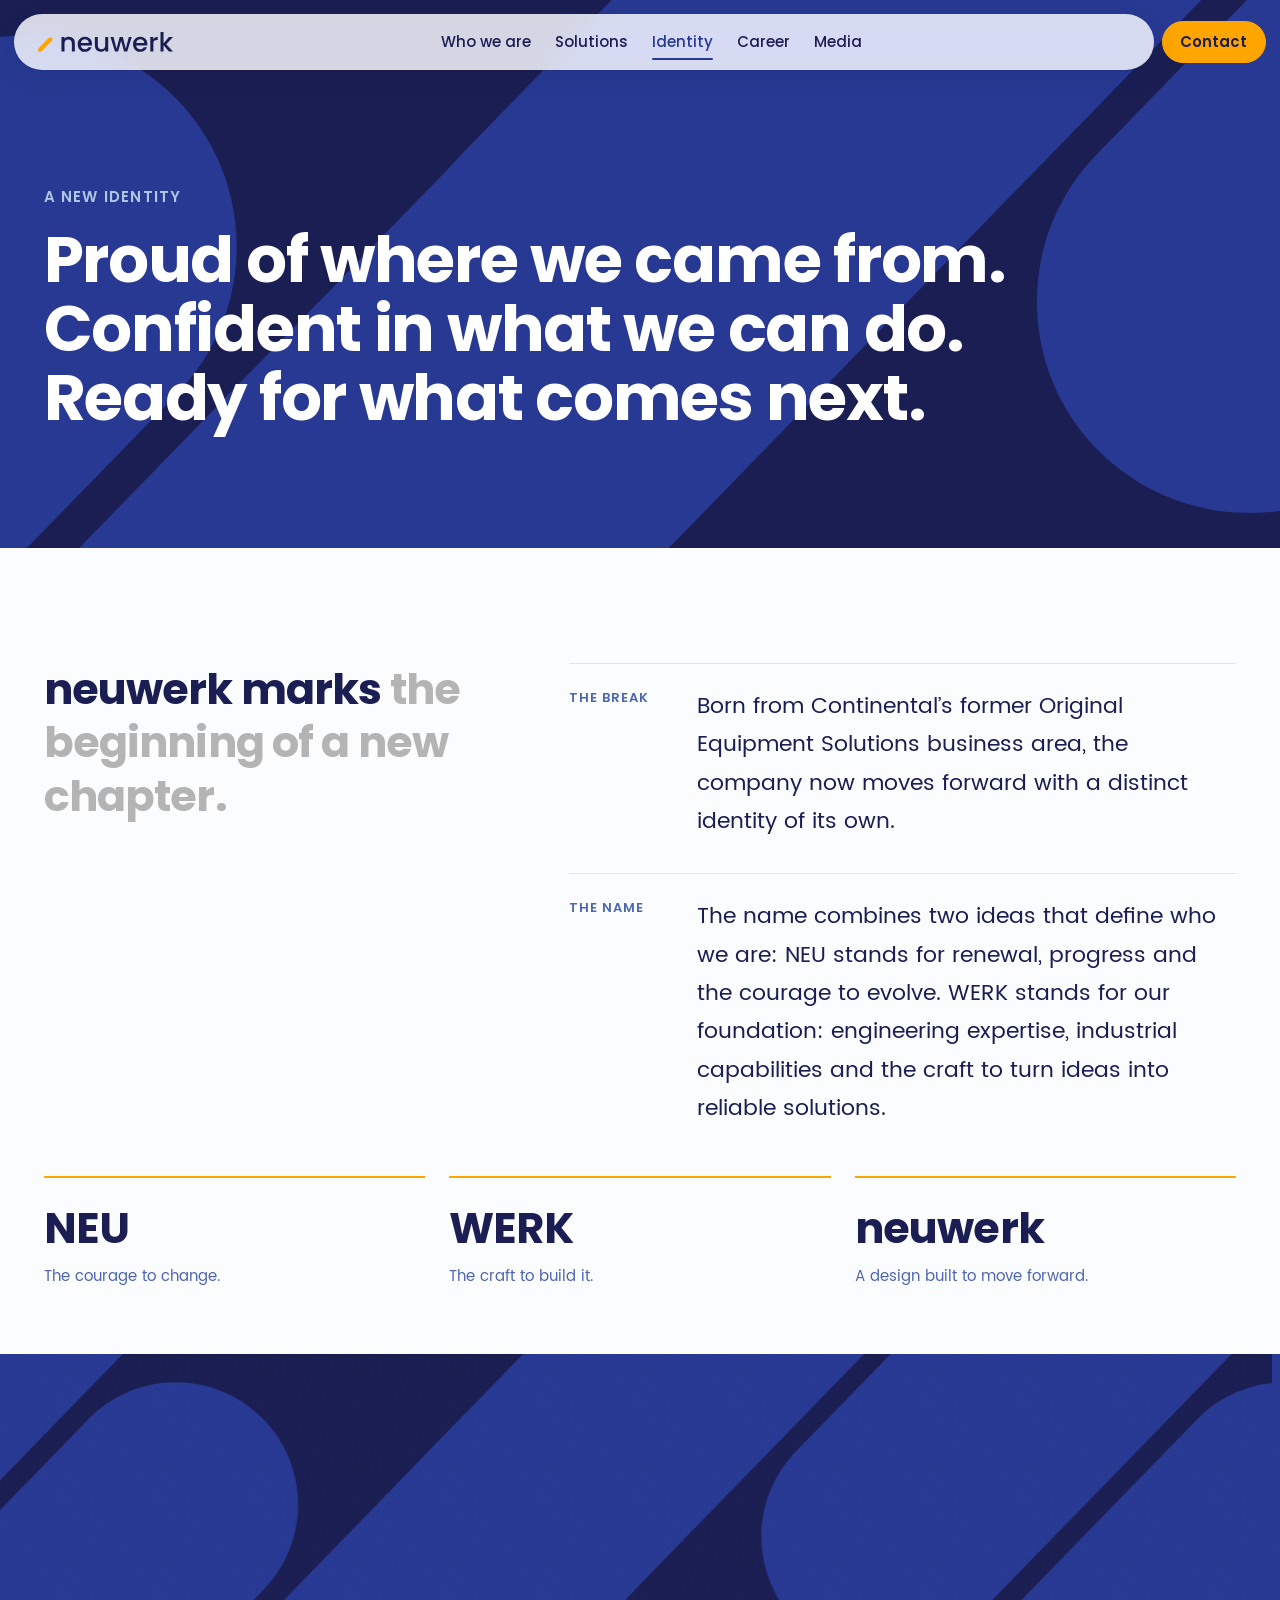
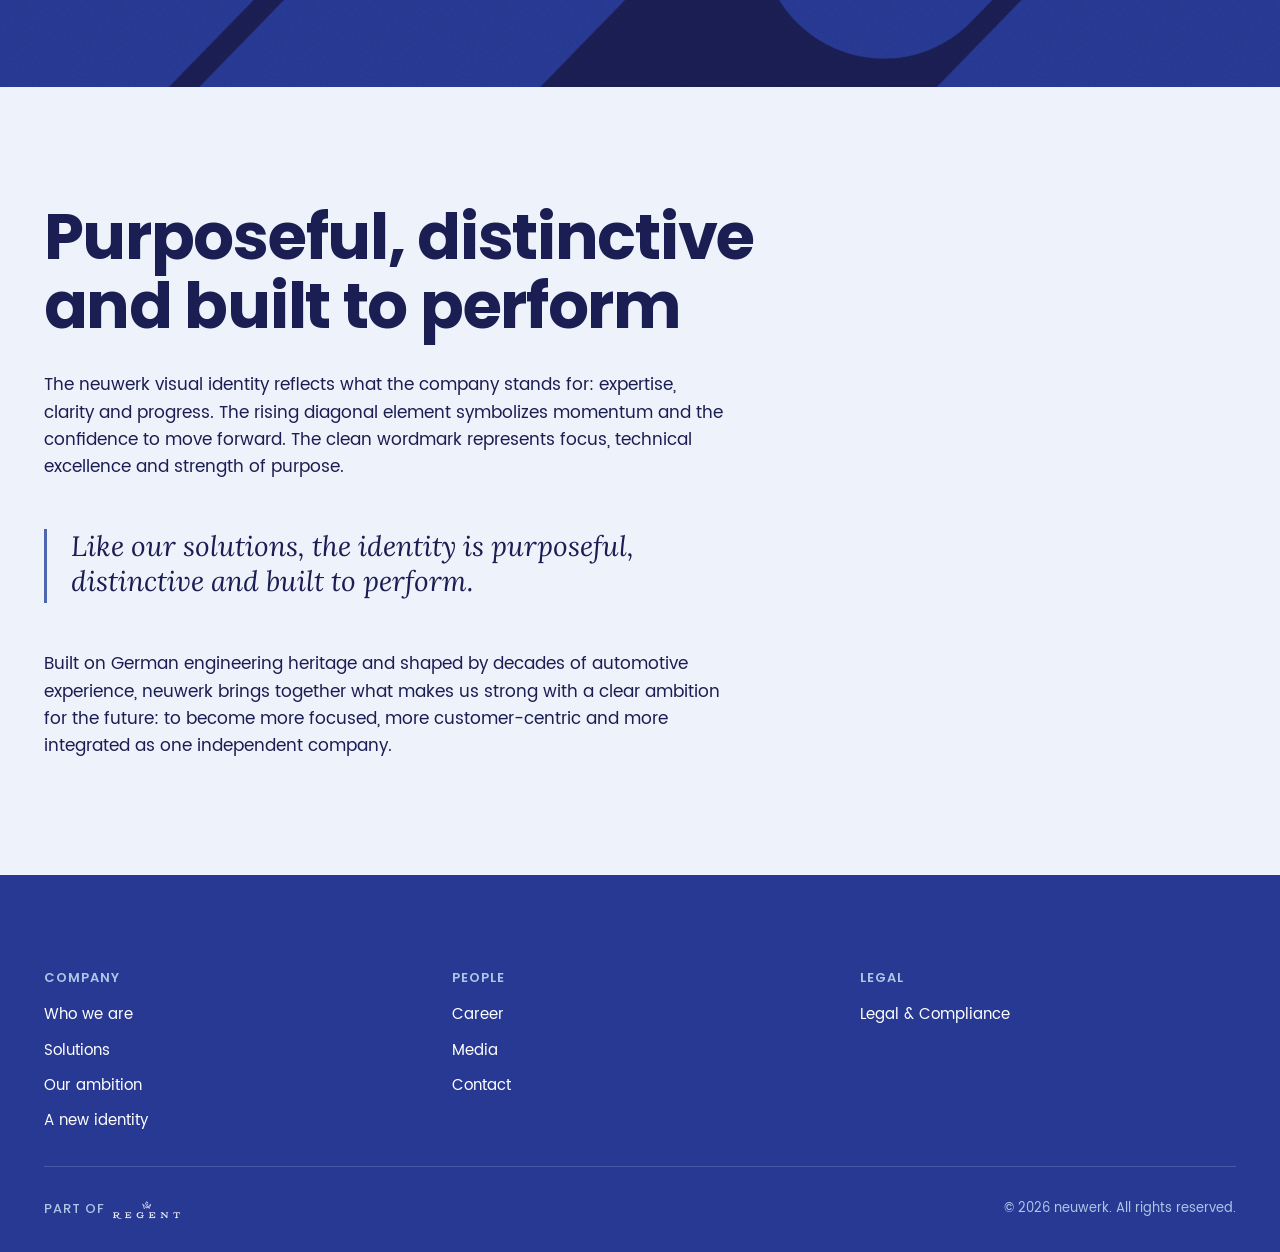
<file: identity.html>
<!doctype html>
<html lang="en">
<head>
<meta charset="utf-8">
<meta name="viewport" content="width=device-width, initial-scale=1">
<title>A new identity | neuwerk</title>
<meta name="description" content="Proud of where we came from. Confident in what we can do. Ready for what comes next.">
<link rel="icon" href="assets/brand/favicon.svg" type="image/svg+xml">
<link rel="stylesheet" href="css/tokens.css">
<link rel="stylesheet" href="css/base.css">
<link rel="stylesheet" href="css/components.css">
<link rel="stylesheet" href="css/sections.css">
</head>
<body class="is-wireframe">

<!-- @partial:header -->
<a class="nw-skip-link" href="#main">Skip to content</a>
<header class="nw-header" data-nav>
  <div class="nw-header__group">
    <div class="nw-header__shell">
      <div class="nw-header__bar">
        <a class="nw-header__logo" href="index.html" aria-label="neuwerk, home">
          <img src="assets/brand/neuwerk-navy.svg" alt="neuwerk" width="132" height="20">
        </a>

        <nav class="nw-header__inline" aria-label="Main">
          <a href="index.html#who-we-are">Who we are</a>
          <a href="index.html#solutions">Solutions</a>
          <a href="identity.html">Identity</a>
          <a href="career.html">Career</a>
          <a href="media.html">Media</a>
        </nav>

        <div class="nw-header__actions">
          <button class="nw-header__toggle" type="button"
                  aria-expanded="false" aria-controls="nw-menu" data-nav-toggle>
            <span class="nw-sr-only">Menu</span>
            <span class="nw-header__bars" aria-hidden="true"></span>
          </button>
        </div>
      </div>

      <div class="nw-header__panel" id="nw-menu" hidden>
        <nav class="nw-header__big" aria-label="All pages">
          <a href="index.html#who-we-are"><span>Who we are</span></a>
          <a href="index.html#solutions"><span>Solutions</span></a>
          <a href="identity.html"><span>Identity</span></a>
          <a href="career.html"><span>Career</span></a>
          <a href="media.html"><span>Media</span></a>
          <a href="contact.html"><span>Contact</span></a>
        </nav>
      </div>
    </div>
    <a class="nw-btn nw-btn--sun nw-btn--sm nw-header__contact" href="contact.html">Contact</a>
  </div>
</header>
<!-- /@partial:header -->


<main id="main">
  <section class="nw-section nw-theme-dark nw-subhero nw-subhero--image">
    <!-- Ugyanaz a kepasset, mint a brand-savban -- kozepre igazitva toltunk
         ki vele egy joval magasabb feluletet, minimalis pozicionalassal. -->
    <div class="nw-subhero__shapes" aria-hidden="true">
      <img class="nw-subhero__pattern-img" src="assets/img/brandband.svg" alt="">
    </div>
    <div class="nw-shell">
      <p class="nw-eyebrow">A new identity</p>
      <h1 data-reveal>Proud of where we came from.<br>
        Confident in what we can do.<br>
        Ready for what comes next.</h1>
    </div>
  </section>

  <section class="nw-section nw-theme-light">
    <div class="nw-shell">
      <div class="nw-who">
        <div class="nw-who__aside">
          <p class="nw-kinetic nw-kinetic--wide" data-kinetic>
            neuwerk marks the beginning of a new chapter.
          </p>
        </div>
        <div class="nw-who__body">
          <div class="nw-who__blocks">
            <div class="nw-who__block" data-reveal>
              <p class="nw-who__label">The break</p>
              <p class="nw-editorial">
                Born from Continental&rsquo;s former Original Equipment Solutions
                business area, the company now moves forward with a distinct identity
                of its own.
              </p>
            </div>
            <div class="nw-who__block" data-reveal data-reveal-delay="80">
              <p class="nw-who__label">The name</p>
              <p class="nw-editorial">
                The name combines two ideas that define who we are: NEU stands for
                renewal, progress and the courage to evolve. WERK stands for our
                foundation: engineering expertise, industrial capabilities and the
                craft to turn ideas into reliable solutions.
              </p>
            </div>
          </div>
        </div>
      </div>
    </div>

    <div class="nw-shell">
      <ul class="nw-namesplit" data-reveal data-reveal-delay="80">
        <li><strong>NEU</strong><span>The courage to change.</span></li>
        <li><strong>WERK</strong><span>The craft to build it.</span></li>
        <li class="nw-namesplit--sum"><strong>neuwerk</strong><span>A design built to move forward.</span></li>
      </ul>
    </div>

    <!-- Ugyanaz a gorgetesvezerelt sav, mint a fooldalon, a "neuwerk marks
         the beginning..." blokk es a "Purposeful, distinctive..." kozott. -->
    <div class="nw-brandband" data-pattern aria-hidden="true">
      <img class="nw-brandband__img" src="assets/img/brandband-wide.svg" alt="" data-depth="0.35">
    </div>
  </section>

  <section class="nw-section nw-theme-sunk">
    <div class="nw-shell">
      <div class="nw-stack">
        <div>
          <h2 data-reveal>Purposeful, distinctive<br>and built to perform</h2>
        </div>
        <div class="nw-stack__body">
          <p data-reveal data-reveal-delay="80">
            The neuwerk visual identity reflects what the company stands for: expertise,
            clarity and progress. The rising diagonal element symbolizes momentum and the
            confidence to move forward. The clean wordmark represents focus, technical
            excellence and strength of purpose.
          </p>
          <blockquote class="nw-pullquote" data-reveal data-reveal-delay="140">
            <p>Like our solutions, the identity is purposeful, distinctive and built to perform.</p>
          </blockquote>
          <p data-reveal data-reveal-delay="200">
            Built on German engineering heritage and shaped by decades of automotive
            experience, neuwerk brings together what makes us strong with a clear ambition
            for the future: to become more focused, more customer-centric and more
            integrated as one independent company.
          </p>
        </div>
      </div>
    </div>
  </section>
</main>

<!-- @partial:footer -->
<footer class="nw-footer nw-theme-dark">
  <div class="nw-shell">

    <div class="nw-footer__cols">
      <nav aria-label="Company">
        <h4>Company</h4>
        <ul>
          <li><a href="index.html#who-we-are">Who we are</a></li>
          <li><a href="index.html#solutions">Solutions</a></li>
          <li><a href="index.html#ambition">Our ambition</a></li>
          <li><a href="identity.html">A new identity</a></li>
        </ul>
      </nav>
      <nav aria-label="People">
        <h4>People</h4>
        <ul>
          <li><a href="career.html">Career</a></li>
          <li><a href="media.html">Media</a></li>
          <li><a href="contact.html">Contact</a></li>
        </ul>
      </nav>
      <nav aria-label="Legal">
        <h4>Legal</h4>
        <ul>
          <li><a href="legal-compliance.html">Legal &amp; Compliance</a></li>
        </ul>
      </nav>
    </div>

    <div class="nw-footer__base">
      <p class="nw-footer__owner">
        <span class="nw-footer__owner-label">Part of</span>
        <img src="assets/brand/regent-white.png" alt="Regent" width="112" height="32">
      </p>
      <p class="nw-footer__copy">&copy; 2026 neuwerk. All rights reserved.</p>
    </div>
  </div>
</footer>
<!-- /@partial:footer -->


<script src="js/nav.js"></script>
<script src="js/pattern.js"></script>
<script src="js/reveal.js"></script>
<script src="js/kinetic.js"></script>
</body>
</html>
</file>
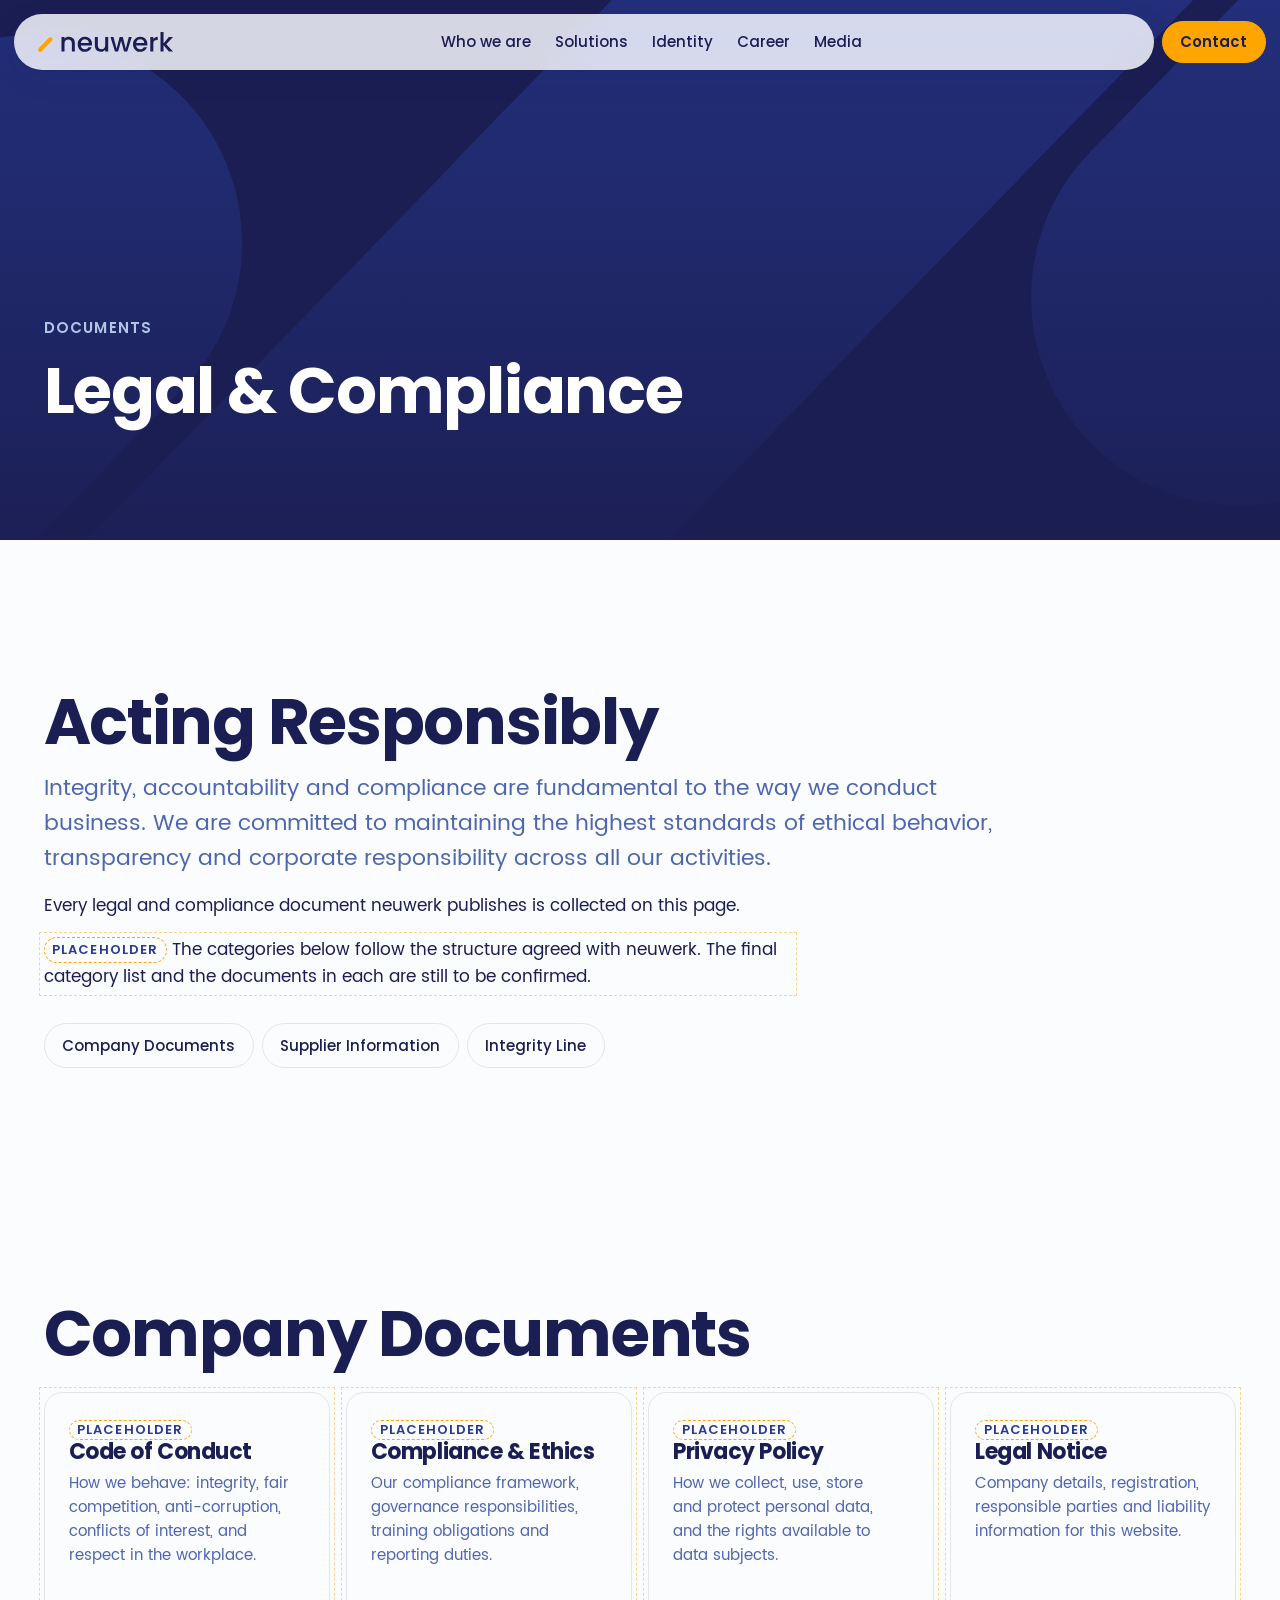
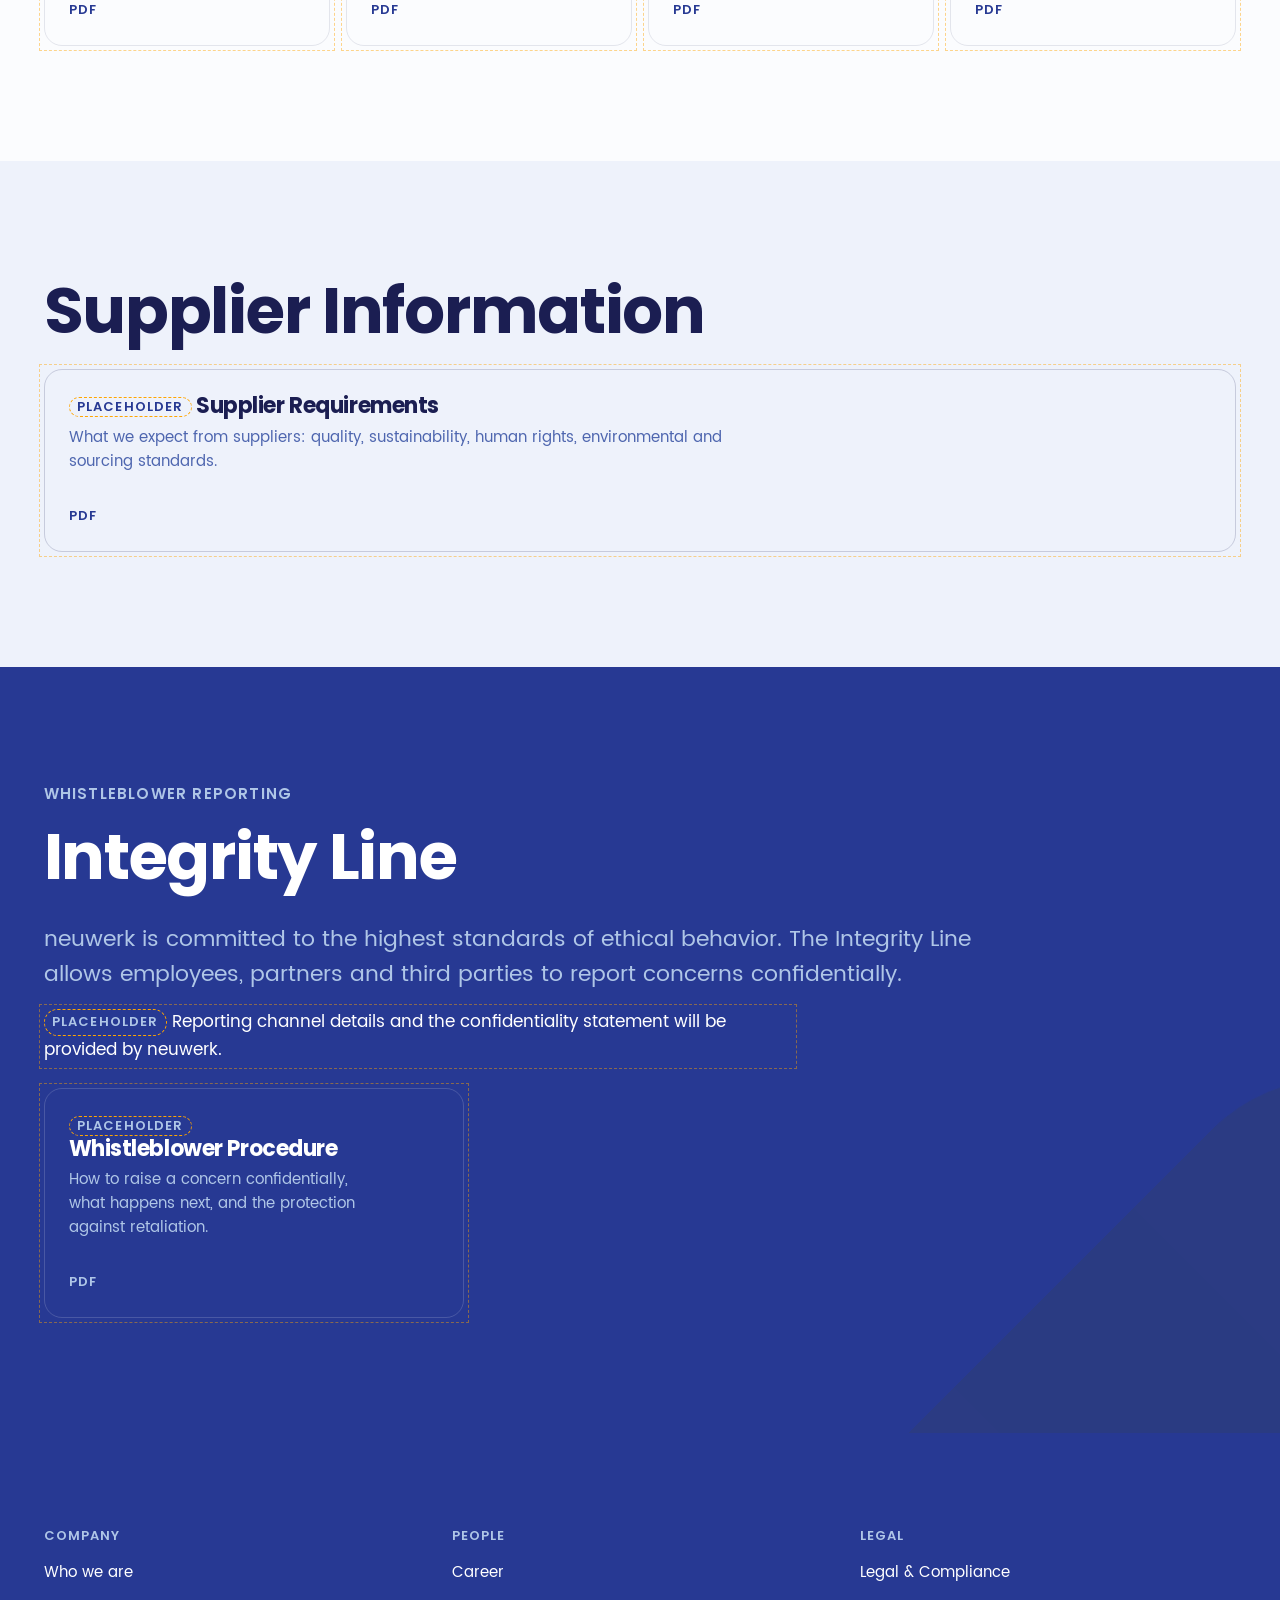
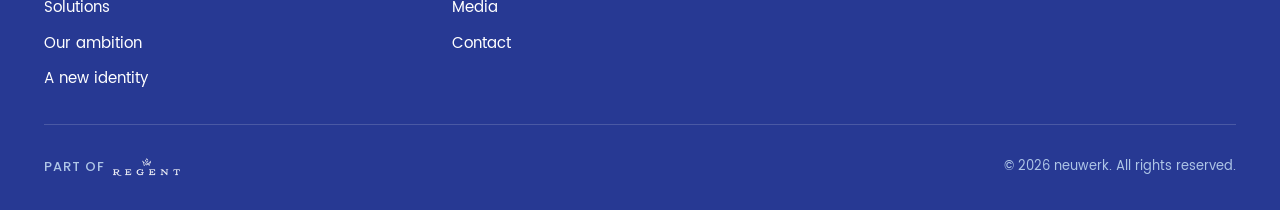
<file: legal-compliance.html>
<!doctype html>
<html lang="en">
<head>
<meta charset="utf-8">
<meta name="viewport" content="width=device-width, initial-scale=1">
<title>Legal &amp; Compliance | neuwerk</title>
<meta name="description" content="Company documents, supplier information and the Integrity Line, in one place.">
<link rel="icon" href="assets/brand/favicon.svg" type="image/svg+xml">
<link rel="stylesheet" href="css/tokens.css">
<link rel="stylesheet" href="css/base.css">
<link rel="stylesheet" href="css/components.css">
<link rel="stylesheet" href="css/sections.css">
</head>
<body class="is-wireframe">

<!-- @partial:header -->
<a class="nw-skip-link" href="#main">Skip to content</a>
<header class="nw-header" data-nav>
  <div class="nw-header__group">
    <div class="nw-header__shell">
      <div class="nw-header__bar">
        <a class="nw-header__logo" href="index.html" aria-label="neuwerk, home">
          <img src="assets/brand/neuwerk-navy.svg" alt="neuwerk" width="132" height="20">
        </a>

        <nav class="nw-header__inline" aria-label="Main">
          <a href="index.html#who-we-are">Who we are</a>
          <a href="index.html#solutions">Solutions</a>
          <a href="identity.html">Identity</a>
          <a href="career.html">Career</a>
          <a href="media.html">Media</a>
        </nav>

        <div class="nw-header__actions">
          <button class="nw-header__toggle" type="button"
                  aria-expanded="false" aria-controls="nw-menu" data-nav-toggle>
            <span class="nw-sr-only">Menu</span>
            <span class="nw-header__bars" aria-hidden="true"></span>
          </button>
        </div>
      </div>

      <div class="nw-header__panel" id="nw-menu" hidden>
        <nav class="nw-header__big" aria-label="All pages">
          <a href="index.html#who-we-are"><span>Who we are</span></a>
          <a href="index.html#solutions"><span>Solutions</span></a>
          <a href="identity.html"><span>Identity</span></a>
          <a href="career.html"><span>Career</span></a>
          <a href="media.html"><span>Media</span></a>
          <a href="contact.html"><span>Contact</span></a>
        </nav>
      </div>
    </div>
    <a class="nw-btn nw-btn--sun nw-btn--sm nw-header__contact" href="contact.html">Contact</a>
  </div>
</header>
<!-- /@partial:header -->

<main id="main">
  <section class="nw-section nw-theme-dark nw-subhero nw-subhero--image">
    <!-- Ugyanaz a kepasset, mint a brand-savban -- kozepre igazitva toltunk
         ki vele egy jóval magasabb felulet, minimalis pozicionalassal. -->
    <div class="nw-subhero__shapes" aria-hidden="true">
      <img class="nw-subhero__pattern-img" src="assets/img/brandband.svg" alt="">
    </div>
    <div class="nw-subhero__scrim" aria-hidden="true"></div>
    <div class="nw-shell">
      <p class="nw-eyebrow">Documents</p>
      <h1 data-reveal>Legal &amp; Compliance</h1>
    </div>
  </section>

  <section class="nw-section nw-theme-light">
    <div class="nw-shell">
      <!-- Ez a blokk 2026-08-14-ig a responsibility.html-en allt. Az az oldal
           harom bekezdesre fogyott, es a felso menubol is kikerult, ezert
           beolvadt ide: a felelos mukodes es a jogi dokumentumok ugyanaz a
           temakor, ket kulon oldalon csak szetszortak volna. -->
      <div class="nw-prose" data-reveal>
        <h2>Acting Responsibly</h2>
        <p class="nw-lead">
          Integrity, accountability and compliance are fundamental to the way we conduct
          business. We are committed to maintaining the highest standards of ethical
          behavior, transparency and corporate responsibility across all our activities.
        </p>
        <p>
          Every legal and compliance document neuwerk publishes is collected on this page.
        </p>
        <p data-placeholder>
          <span class="nw-ph">Placeholder</span>
          The categories below follow the structure agreed with neuwerk. The final
          category list and the documents in each are still to be confirmed.
          <!-- TODO(client): vegleges kategoria-lista es dokumentum-besorolas bekerendo -->
        </p>
      </div>

      <!-- Kategoria-index. Harom kategoria eseten a jump-linkek meg olcsobbak,
           mint egy oldalsav, es JS nelkul is mukodnek. -->
      <ul class="nw-catnav" data-reveal data-reveal-delay="80">
        <li><a href="#company-documents">Company Documents</a></li>
        <li><a href="#supplier-information">Supplier Information</a></li>
        <li><a href="#integrity-line">Integrity Line</a></li>
      </ul>
    </div>
  </section>

  <section class="nw-section nw-theme-light" id="company-documents">
    <div class="nw-shell">
      <h2 data-reveal>Company Documents</h2>
      <!-- TODO(client): az 5 jogi dokumentum valós szövege bekérendő -->
      <ul class="nw-doclist" data-reveal data-reveal-delay="80">
        <li data-placeholder>
          <a href="assets/docs/code-of-conduct.pdf">
            <h3><span class="nw-ph">Placeholder</span> Code of Conduct</h3>
            <p>How we behave: integrity, fair competition, anti-corruption, conflicts
               of interest, and respect in the workplace.</p>
            <span class="nw-doclist__meta">PDF</span>
          </a>
        </li>
        <li data-placeholder>
          <a href="assets/docs/compliance-ethics.pdf">
            <h3><span class="nw-ph">Placeholder</span> Compliance &amp; Ethics</h3>
            <p>Our compliance framework, governance responsibilities, training
               obligations and reporting duties.</p>
            <span class="nw-doclist__meta">PDF</span>
          </a>
        </li>
        <li data-placeholder>
          <a href="assets/docs/privacy-policy.pdf">
            <h3><span class="nw-ph">Placeholder</span> Privacy Policy</h3>
            <p>How we collect, use, store and protect personal data, and the rights
               available to data subjects.</p>
            <span class="nw-doclist__meta">PDF</span>
          </a>
        </li>
        <li data-placeholder>
          <a href="assets/docs/legal-notice.pdf">
            <h3><span class="nw-ph">Placeholder</span> Legal Notice</h3>
            <p>Company details, registration, responsible parties and liability
               information for this website.</p>
            <span class="nw-doclist__meta">PDF</span>
          </a>
        </li>
      </ul>
    </div>
  </section>

  <section class="nw-section nw-theme-sunk" id="supplier-information">
    <div class="nw-shell">
      <h2 data-reveal>Supplier Information</h2>
      <ul class="nw-doclist" data-reveal data-reveal-delay="80">
        <li data-placeholder>
          <a href="assets/docs/supplier-requirements.pdf">
            <h3><span class="nw-ph">Placeholder</span> Supplier Requirements</h3>
            <p>What we expect from suppliers: quality, sustainability, human rights,
               environmental and sourcing standards.</p>
            <span class="nw-doclist__meta">PDF</span>
          </a>
        </li>
      </ul>
    </div>
  </section>

  <section class="nw-section nw-theme-dark" id="integrity-line">
    <div class="nw-pattern" data-pattern aria-hidden="true">
      <span class="nw-pattern__shape" data-depth="0.14"
            style="right:-22%;bottom:-18%;width:88vmin;height:38vmin"></span>
    </div>
    <div class="nw-shell">
      <p class="nw-eyebrow">Whistleblower reporting</p>
      <h2 data-reveal>Integrity Line</h2>
      <div class="nw-prose" data-reveal data-reveal-delay="80">
        <p class="nw-lead">
          neuwerk is committed to the highest standards of ethical behavior. The
          Integrity Line allows employees, partners and third parties to report
          concerns confidentially.
        </p>
        <p data-placeholder>
          <span class="nw-ph">Placeholder</span>
          Reporting channel details and the confidentiality statement will be provided
          by neuwerk.
          <!-- TODO(client): Integrity Line csatorna és adatvédelmi nyilatkozat bekérendő -->
        </p>
      </div>

      <ul class="nw-doclist nw-doclist--dark" data-reveal data-reveal-delay="160">
        <li data-placeholder>
          <a href="assets/docs/whistleblower-procedure.pdf">
            <h3><span class="nw-ph">Placeholder</span> Whistleblower Procedure</h3>
            <p>How to raise a concern confidentially, what happens next, and the
               protection against retaliation.</p>
            <span class="nw-doclist__meta">PDF</span>
          </a>
        </li>
      </ul>
    </div>
  </section>
</main>

<!-- @partial:footer -->
<footer class="nw-footer nw-theme-dark">
  <div class="nw-shell">

    <div class="nw-footer__cols">
      <nav aria-label="Company">
        <h4>Company</h4>
        <ul>
          <li><a href="index.html#who-we-are">Who we are</a></li>
          <li><a href="index.html#solutions">Solutions</a></li>
          <li><a href="index.html#ambition">Our ambition</a></li>
          <li><a href="identity.html">A new identity</a></li>
        </ul>
      </nav>
      <nav aria-label="People">
        <h4>People</h4>
        <ul>
          <li><a href="career.html">Career</a></li>
          <li><a href="media.html">Media</a></li>
          <li><a href="contact.html">Contact</a></li>
        </ul>
      </nav>
      <nav aria-label="Legal">
        <h4>Legal</h4>
        <ul>
          <li><a href="legal-compliance.html">Legal &amp; Compliance</a></li>
        </ul>
      </nav>
    </div>

    <div class="nw-footer__base">
      <p class="nw-footer__owner">
        <span class="nw-footer__owner-label">Part of</span>
        <img src="assets/brand/regent-white.png" alt="Regent" width="112" height="32">
      </p>
      <p class="nw-footer__copy">&copy; 2026 neuwerk. All rights reserved.</p>
    </div>
  </div>
</footer>
<!-- /@partial:footer -->


<script src="js/nav.js"></script>
<script src="js/pattern.js"></script>
<script src="js/reveal.js"></script>
</body>
</html>
</file>
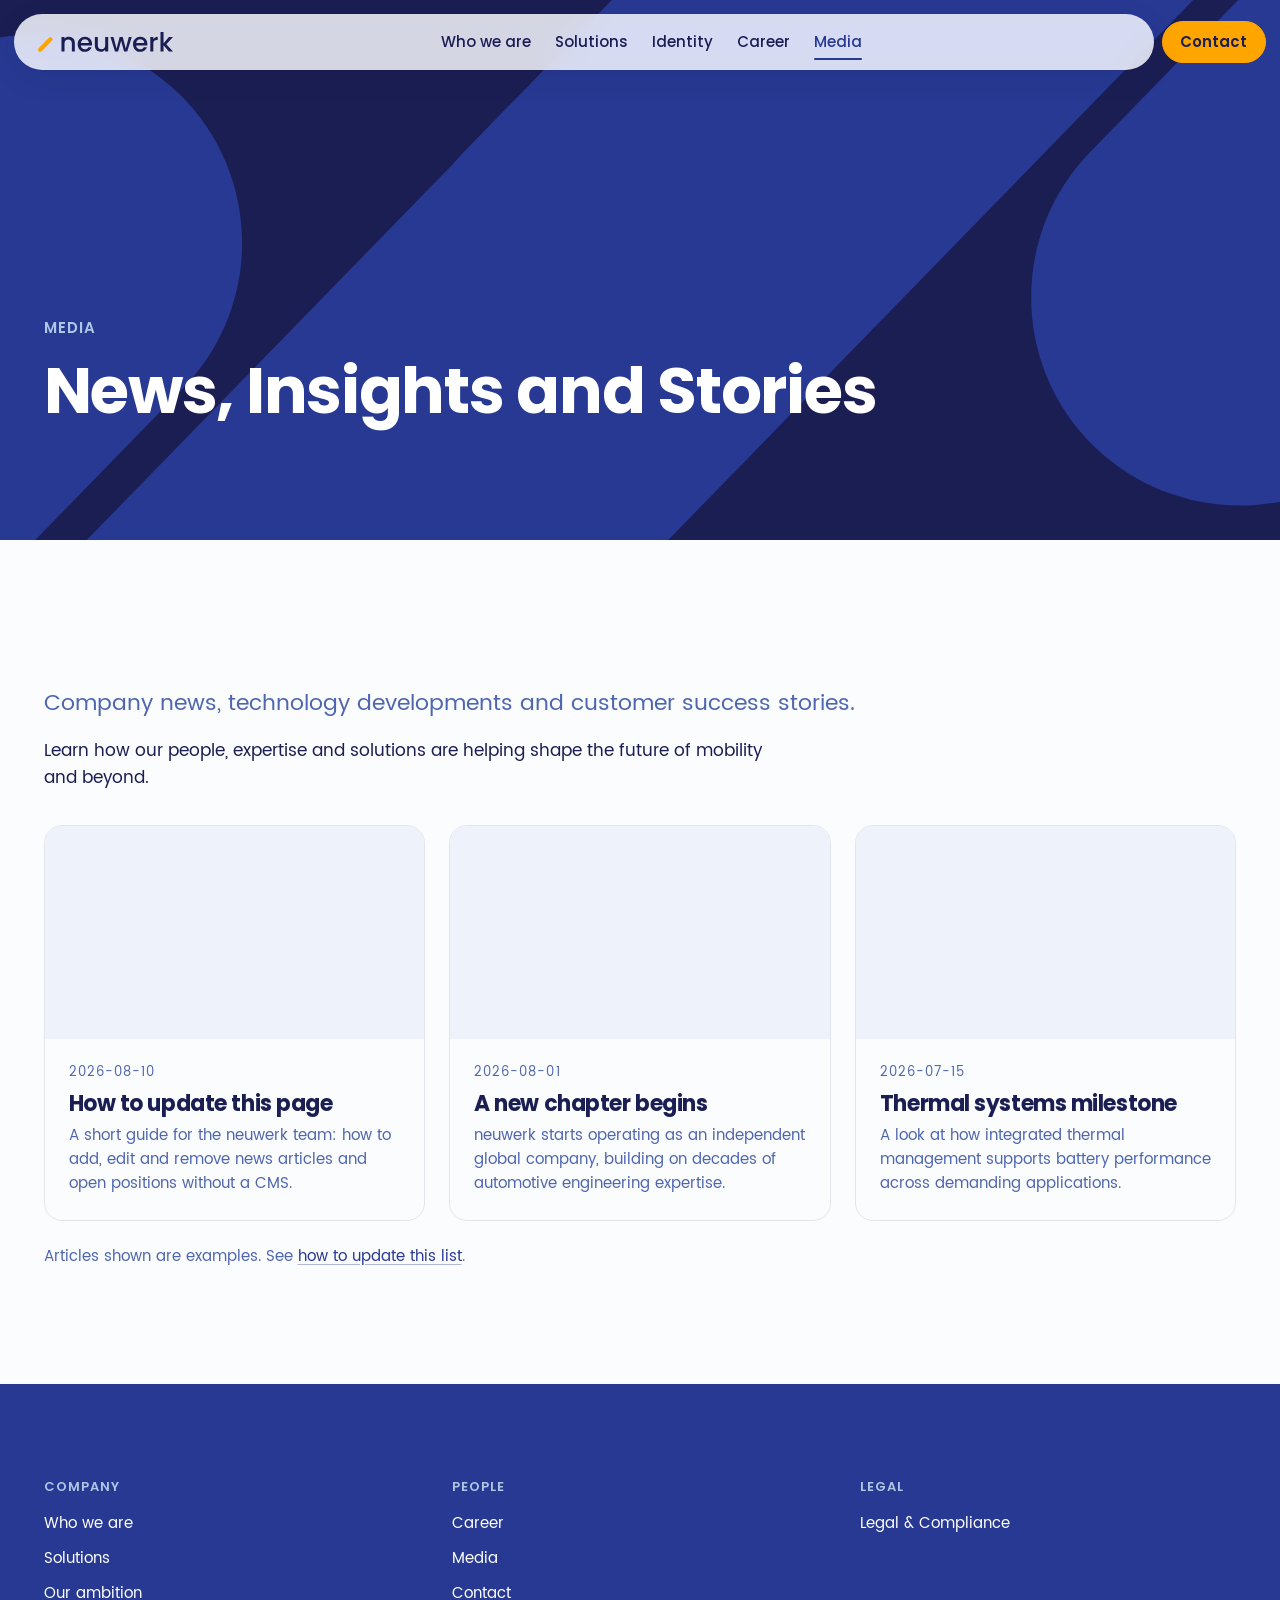
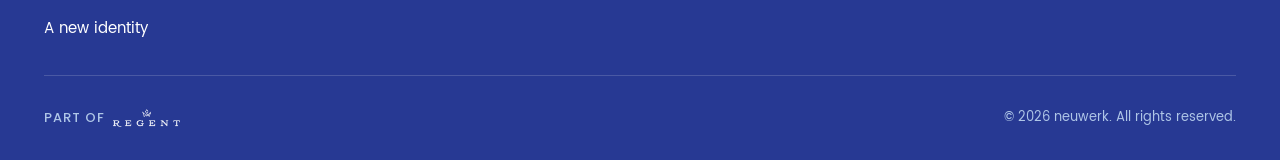
<file: media.html>
<!doctype html>
<html lang="en">
<head>
<meta charset="utf-8">
<meta name="viewport" content="width=device-width, initial-scale=1">
<title>Media | neuwerk</title>
<meta name="description" content="Company news, technology developments, customer success stories and insights from across neuwerk.">
<link rel="icon" href="assets/brand/favicon.svg" type="image/svg+xml">
<link rel="stylesheet" href="css/tokens.css">
<link rel="stylesheet" href="css/base.css">
<link rel="stylesheet" href="css/components.css">
<link rel="stylesheet" href="css/sections.css">
</head>
<body>

<!-- @partial:header -->
<a class="nw-skip-link" href="#main">Skip to content</a>
<header class="nw-header" data-nav>
  <div class="nw-header__group">
    <div class="nw-header__shell">
      <div class="nw-header__bar">
        <a class="nw-header__logo" href="index.html" aria-label="neuwerk, home">
          <img src="assets/brand/neuwerk-navy.svg" alt="neuwerk" width="132" height="20">
        </a>

        <nav class="nw-header__inline" aria-label="Main">
          <a href="index.html#who-we-are">Who we are</a>
          <a href="index.html#solutions">Solutions</a>
          <a href="identity.html">Identity</a>
          <a href="career.html">Career</a>
          <a href="media.html">Media</a>
        </nav>

        <div class="nw-header__actions">
          <button class="nw-header__toggle" type="button"
                  aria-expanded="false" aria-controls="nw-menu" data-nav-toggle>
            <span class="nw-sr-only">Menu</span>
            <span class="nw-header__bars" aria-hidden="true"></span>
          </button>
        </div>
      </div>

      <div class="nw-header__panel" id="nw-menu" hidden>
        <nav class="nw-header__big" aria-label="All pages">
          <a href="index.html#who-we-are"><span>Who we are</span></a>
          <a href="index.html#solutions"><span>Solutions</span></a>
          <a href="identity.html"><span>Identity</span></a>
          <a href="career.html"><span>Career</span></a>
          <a href="media.html"><span>Media</span></a>
          <a href="contact.html"><span>Contact</span></a>
        </nav>
      </div>
    </div>
    <a class="nw-btn nw-btn--sun nw-btn--sm nw-header__contact" href="contact.html">Contact</a>
  </div>
</header>
<!-- /@partial:header -->


<main id="main">
  <section class="nw-section nw-theme-dark nw-subhero nw-subhero--image">
    <!-- Ugyanaz a kepasset, mint a brand-savban -- kozepre igazitva toltunk
         ki vele egy joval magasabb feluletet, minimalis pozicionalassal. -->
    <div class="nw-subhero__shapes" aria-hidden="true">
      <img class="nw-subhero__pattern-img" src="assets/img/brandband.svg" alt="">
    </div>
    <div class="nw-shell">
      <p class="nw-eyebrow">Media</p>
      <h1 data-reveal>News, Insights and Stories</h1>
    </div>
  </section>

  <section class="nw-section nw-theme-light">
    <div class="nw-shell">
      <div class="nw-prose" data-reveal>
        <p class="nw-lead">
          Company news, technology developments and customer success stories.
        </p>
        <p>
          Learn how our people, expertise and solutions are helping shape the future
          of mobility and beyond.
        </p>
      </div>

      <ul class="nw-newslist" data-news>
        <!-- Statikus alap. A js/lists.js ezt irja felul a data/news.js
             tartalmaval. Azert van itt, mert enelkul a cikkoldalak
             CSAK JS-bol lennenek elerhetok: JS nelkul arvak, keresonek
             lathatatlanok. -->
        <li class="nw-news" data-placeholder>
          <a href="media/how-to-update-this-page.html">
            <span class="nw-news__media" aria-hidden="true"></span>
            <time datetime="2026-08-10">2026-08-10</time>
            <h3><span class="nw-ph">Placeholder</span> How to update this page</h3>
            <p>A short guide for the neuwerk team: how to add, edit and remove news
               articles and open positions without a CMS.</p>
          </a>
        </li>
        <li class="nw-news" data-placeholder>
          <a href="media/neuwerk-begins.html">
            <span class="nw-news__media" aria-hidden="true"></span>
            <time datetime="2026-08-01">2026-08-01</time>
            <h3><span class="nw-ph">Placeholder</span> A new chapter begins</h3>
            <p>neuwerk starts operating as an independent global company, building on
               decades of automotive engineering expertise.</p>
          </a>
        </li>
        <li class="nw-news" data-placeholder>
          <a href="media/thermal-systems-milestone.html">
            <span class="nw-news__media" aria-hidden="true"></span>
            <time datetime="2026-07-15">2026-07-15</time>
            <h3><span class="nw-ph">Placeholder</span> Thermal systems milestone</h3>
            <p>A look at how integrated thermal management supports battery performance
               across demanding applications.</p>
          </a>
        </li>
      </ul>

      <p class="nw-note">
        <span class="nw-ph">Placeholder</span>
        Articles shown are examples. See
        <a class="nw-link" href="media/how-to-update-this-page.html">how to update this list</a>.
      </p>
    </div>
  </section>
</main>

<!-- @partial:footer -->
<footer class="nw-footer nw-theme-dark">
  <div class="nw-shell">

    <div class="nw-footer__cols">
      <nav aria-label="Company">
        <h4>Company</h4>
        <ul>
          <li><a href="index.html#who-we-are">Who we are</a></li>
          <li><a href="index.html#solutions">Solutions</a></li>
          <li><a href="index.html#ambition">Our ambition</a></li>
          <li><a href="identity.html">A new identity</a></li>
        </ul>
      </nav>
      <nav aria-label="People">
        <h4>People</h4>
        <ul>
          <li><a href="career.html">Career</a></li>
          <li><a href="media.html">Media</a></li>
          <li><a href="contact.html">Contact</a></li>
        </ul>
      </nav>
      <nav aria-label="Legal">
        <h4>Legal</h4>
        <ul>
          <li><a href="legal-compliance.html">Legal &amp; Compliance</a></li>
        </ul>
      </nav>
    </div>

    <div class="nw-footer__base">
      <p class="nw-footer__owner">
        <span class="nw-footer__owner-label">Part of</span>
        <img src="assets/brand/regent-white.png" alt="Regent" width="112" height="32">
      </p>
      <p class="nw-footer__copy">&copy; 2026 neuwerk. All rights reserved.</p>
    </div>
  </div>
</footer>
<!-- /@partial:footer -->


<script src="data/news.js"></script>
<script src="js/nav.js"></script>
<script src="js/pattern.js"></script>
<script src="js/reveal.js"></script>
<script src="js/lists.js"></script>
</body>
</html>
</file>
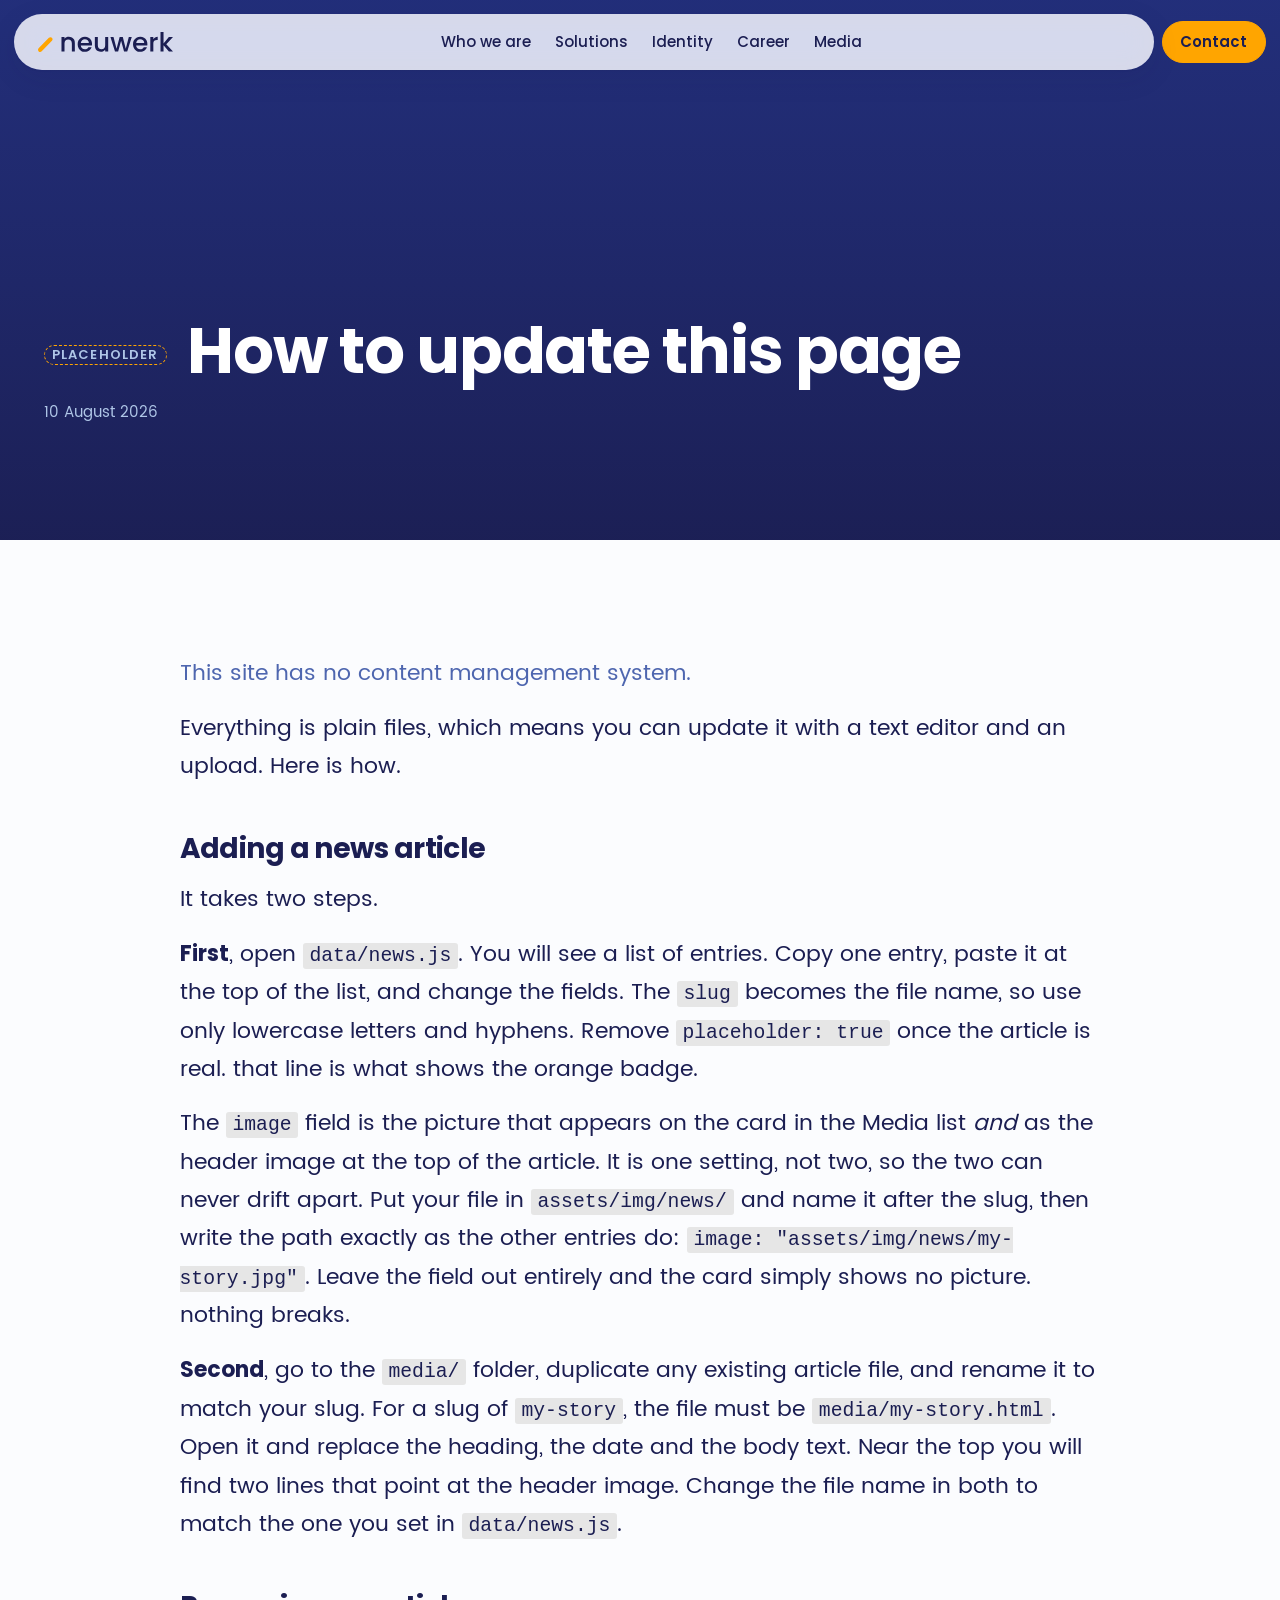
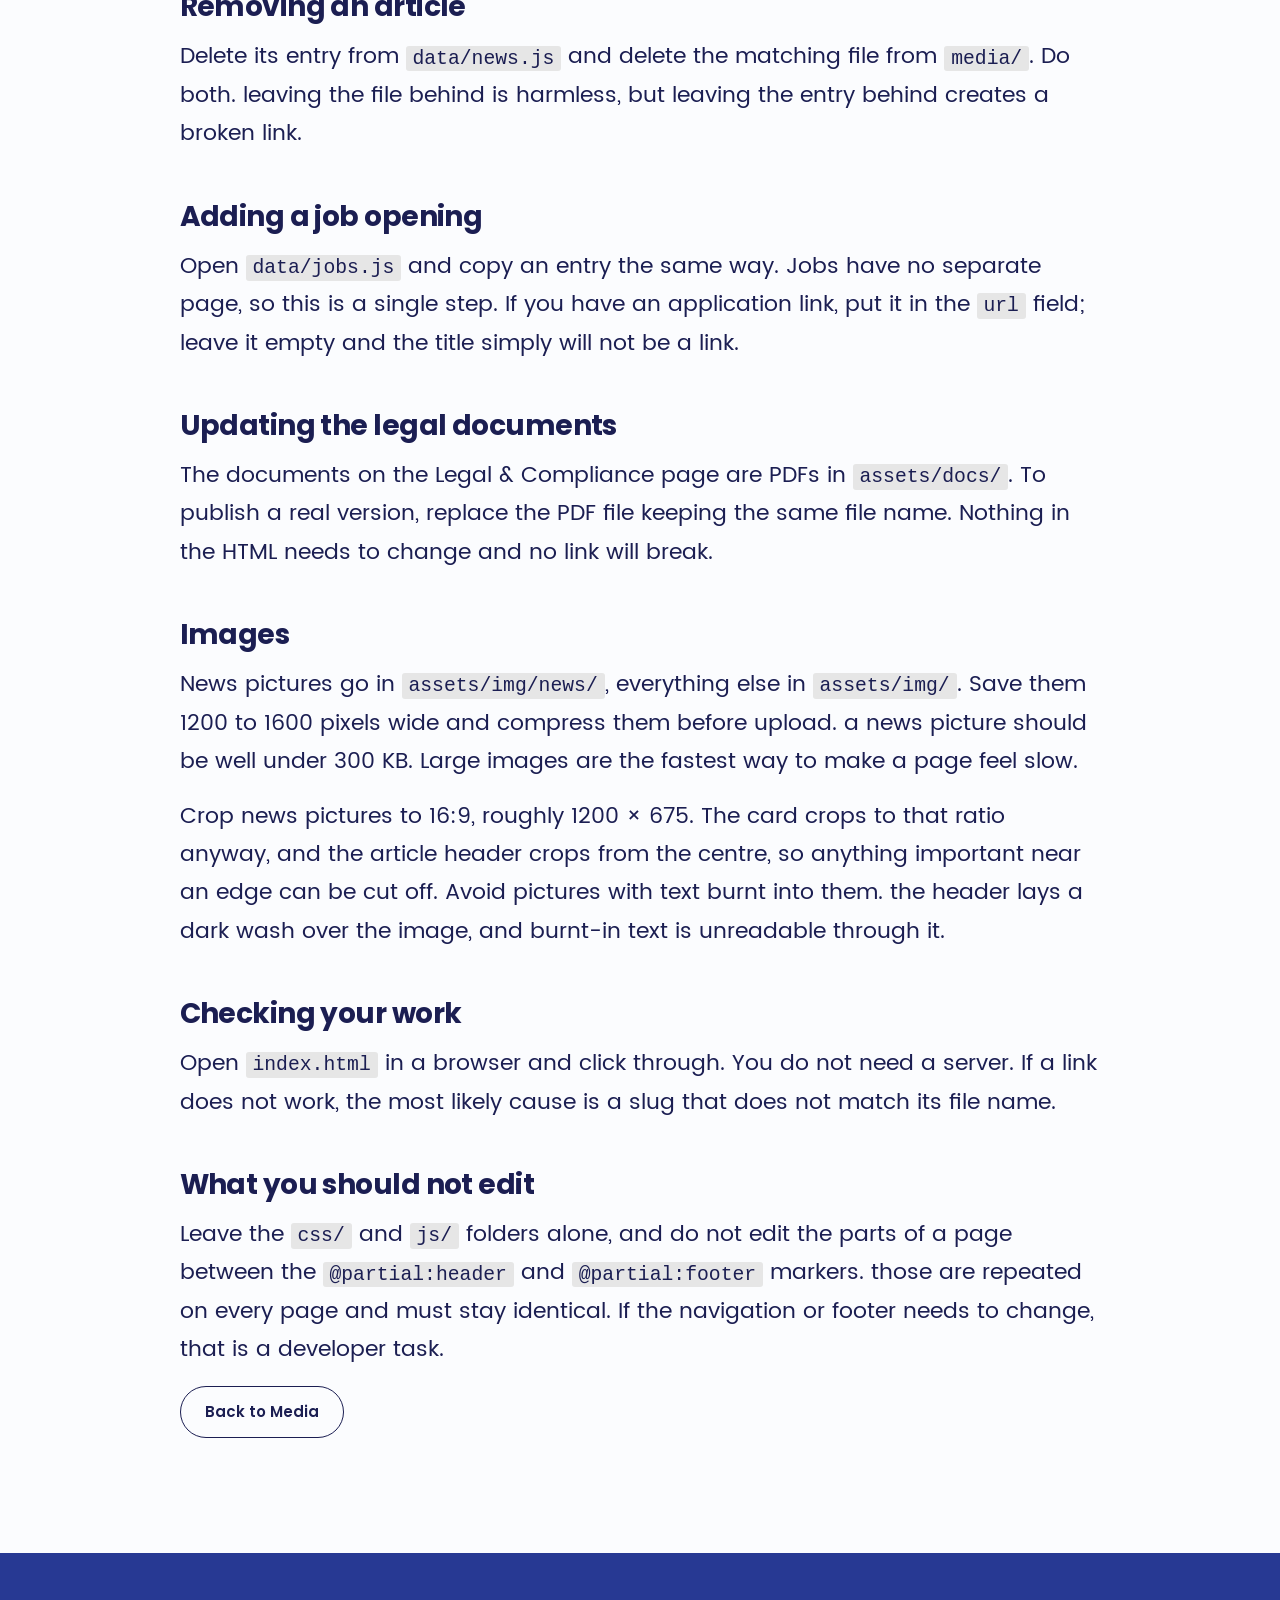
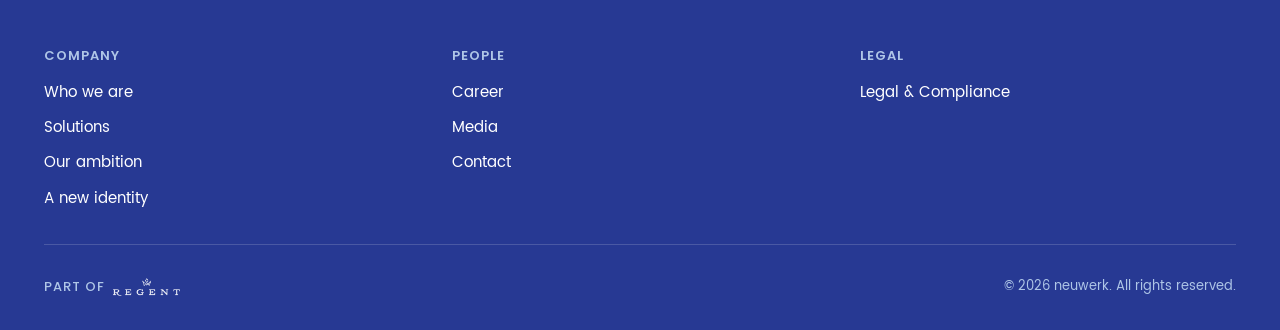
<file: media/how-to-update-this-page.html>
<!doctype html>
<html lang="en">
<head>
<meta charset="utf-8">
<meta name="viewport" content="width=device-width, initial-scale=1">
<title>How to update this page | neuwerk</title>
<meta name="description" content="A short guide for the neuwerk team: how to add, edit and remove news articles and open positions without a CMS.">
<link rel="icon" href="../assets/brand/favicon.svg" type="image/svg+xml">
<link rel="stylesheet" href="../css/tokens.css">
<link rel="stylesheet" href="../css/base.css">
<link rel="stylesheet" href="../css/components.css">
<link rel="stylesheet" href="../css/sections.css">
</head>
<body class="is-wireframe">

<!-- @partial:header -->
<a class="nw-skip-link" href="#main">Skip to content</a>
<header class="nw-header" data-nav>
  <div class="nw-header__group">
    <div class="nw-header__shell">
      <div class="nw-header__bar">
        <a class="nw-header__logo" href="../index.html" aria-label="neuwerk, home">
          <img src="../assets/brand/neuwerk-navy.svg" alt="neuwerk" width="132" height="20">
        </a>

        <nav class="nw-header__inline" aria-label="Main">
          <a href="../index.html#who-we-are">Who we are</a>
          <a href="../index.html#solutions">Solutions</a>
          <a href="../identity.html">Identity</a>
          <a href="../career.html">Career</a>
          <a href="../media.html">Media</a>
        </nav>

        <div class="nw-header__actions">
          <button class="nw-header__toggle" type="button"
                  aria-expanded="false" aria-controls="nw-menu" data-nav-toggle>
            <span class="nw-sr-only">Menu</span>
            <span class="nw-header__bars" aria-hidden="true"></span>
          </button>
        </div>
      </div>

      <div class="nw-header__panel" id="nw-menu" hidden>
        <nav class="nw-header__big" aria-label="All pages">
          <a href="../index.html#who-we-are"><span>Who we are</span></a>
          <a href="../index.html#solutions"><span>Solutions</span></a>
          <a href="../identity.html"><span>Identity</span></a>
          <a href="../career.html"><span>Career</span></a>
          <a href="../media.html"><span>Media</span></a>
          <a href="../contact.html"><span>Contact</span></a>
        </nav>
      </div>
    </div>
    <a class="nw-btn nw-btn--sun nw-btn--sm nw-header__contact" href="../contact.html">Contact</a>
  </div>
</header>
<!-- /@partial:header -->


<main id="main">
  <article class="nw-article">
    <!-- Meg nincs valodi cikkkep -- a fejlec ezert a sotet szekciohatteret
         mutatja kep helyett. A .nw-subhero__bg img-et ide kell visszatenni,
         ha van valodi kep (ugyanaz a fajl, mint a Media-kartyan). -->
    <header class="nw-section nw-theme-dark nw-subhero nw-subhero--image">
      <span class="nw-subhero__scrim" aria-hidden="true"></span>
      <div class="nw-shell">
        <h1 data-reveal><span class="nw-ph">Placeholder</span> How to update this page</h1>
        <p class="nw-article__date"><time datetime="2026-08-10">10 August 2026</time></p>
      </div>
    </header>

    <div class="nw-section nw-theme-light">
      <div class="nw-shell nw-article__body nw-editorial">
        <p class="nw-lead">
          This site has no content management system.
        </p>
        <p>
          Everything is plain files, which means you can update it with a text editor
          and an upload. Here is how.
        </p>

        <h2>Adding a news article</h2>
        <p>It takes two steps.</p>
        <p>
          <strong>First</strong>, open <code>data/news.js</code>. You will see a list of
          entries. Copy one entry, paste it at the top of the list, and change the
          fields. The <code>slug</code> becomes the file name, so use only lowercase
          letters and hyphens. Remove <code>placeholder: true</code> once the article
          is real. that line is what shows the orange badge.
        </p>
        <p>
          The <code>image</code> field is the picture that appears on the card in the
          Media list <em>and</em> as the header image at the top of the article. It is
          one setting, not two, so the two can never drift apart. Put your file in
          <code>assets/img/news/</code> and name it after the slug, then write the path
          exactly as the other entries do:
          <code>image: "assets/img/news/my-story.jpg"</code>. Leave the field out
          entirely and the card simply shows no picture. nothing breaks.
        </p>
        <p>
          <strong>Second</strong>, go to the <code>media/</code> folder, duplicate any
          existing article file, and rename it to match your slug. For a slug of
          <code>my-story</code>, the file must be <code>media/my-story.html</code>.
          Open it and replace the heading, the date and the body text. Near the top
          you will find two lines that point at the header image. Change the file name
          in both to match the one you set in <code>data/news.js</code>.
        </p>

        <h2>Removing an article</h2>
        <p>
          Delete its entry from <code>data/news.js</code> and delete the matching file
          from <code>media/</code>. Do both. leaving the file behind is harmless,
          but leaving the entry behind creates a broken link.
        </p>

        <h2>Adding a job opening</h2>
        <p>
          Open <code>data/jobs.js</code> and copy an entry the same way. Jobs have no
          separate page, so this is a single step. If you have an application link, put
          it in the <code>url</code> field; leave it empty and the title simply will not
          be a link.
        </p>

        <h2>Updating the legal documents</h2>
        <p>
          The documents on the Legal &amp; Compliance page are PDFs in
          <code>assets/docs/</code>. To publish a real version, replace the PDF file
          keeping the same file name. Nothing in the HTML needs to change and no link
          will break.
        </p>

        <h2>Images</h2>
        <p>
          News pictures go in <code>assets/img/news/</code>, everything else in
          <code>assets/img/</code>. Save them 1200 to 1600 pixels wide and compress
          them before upload. a news picture should be well under 300 KB. Large
          images are the fastest way to make a page feel slow.
        </p>
        <p>
          Crop news pictures to 16:9, roughly 1200&nbsp;&times;&nbsp;675. The card
          crops to that ratio anyway, and the article header crops from the centre,
          so anything important near an edge can be cut off. Avoid pictures with
          text burnt into them. the header lays a dark wash over the image, and
          burnt-in text is unreadable through it.
        </p>

        <h2>Checking your work</h2>
        <p>
          Open <code>index.html</code> in a browser and click through. You do not need a
          server. If a link does not work, the most likely cause is a slug that does not
          match its file name.
        </p>

        <h2>What you should not edit</h2>
        <p>
          Leave the <code>css/</code> and <code>js/</code> folders alone, and do not edit
          the parts of a page between the <code>@partial:header</code> and
          <code>@partial:footer</code> markers. those are repeated on every page
          and must stay identical. If the navigation or footer needs to change, that is
          a developer task.
        </p>

        <p><a class="nw-btn" href="../media.html">Back to Media</a></p>
      </div>
    </div>
  </article>
</main>

<!-- @partial:footer -->
<footer class="nw-footer nw-theme-dark">
  <div class="nw-shell">

    <div class="nw-footer__cols">
      <nav aria-label="Company">
        <h4>Company</h4>
        <ul>
          <li><a href="../index.html#who-we-are">Who we are</a></li>
          <li><a href="../index.html#solutions">Solutions</a></li>
          <li><a href="../index.html#ambition">Our ambition</a></li>
          <li><a href="../identity.html">A new identity</a></li>
        </ul>
      </nav>
      <nav aria-label="People">
        <h4>People</h4>
        <ul>
          <li><a href="../career.html">Career</a></li>
          <li><a href="../media.html">Media</a></li>
          <li><a href="../contact.html">Contact</a></li>
        </ul>
      </nav>
      <nav aria-label="Legal">
        <h4>Legal</h4>
        <ul>
          <li><a href="../legal-compliance.html">Legal &amp; Compliance</a></li>
        </ul>
      </nav>
    </div>

    <div class="nw-footer__base">
      <p class="nw-footer__owner">
        <span class="nw-footer__owner-label">Part of</span>
        <img src="../assets/brand/regent-white.png" alt="Regent" width="112" height="32">
      </p>
      <p class="nw-footer__copy">&copy; 2026 neuwerk. All rights reserved.</p>
    </div>
  </div>
</footer>
<!-- /@partial:footer -->


<script src="../js/nav.js"></script>
<script src="../js/reveal.js"></script>
</body>
</html>
</file>
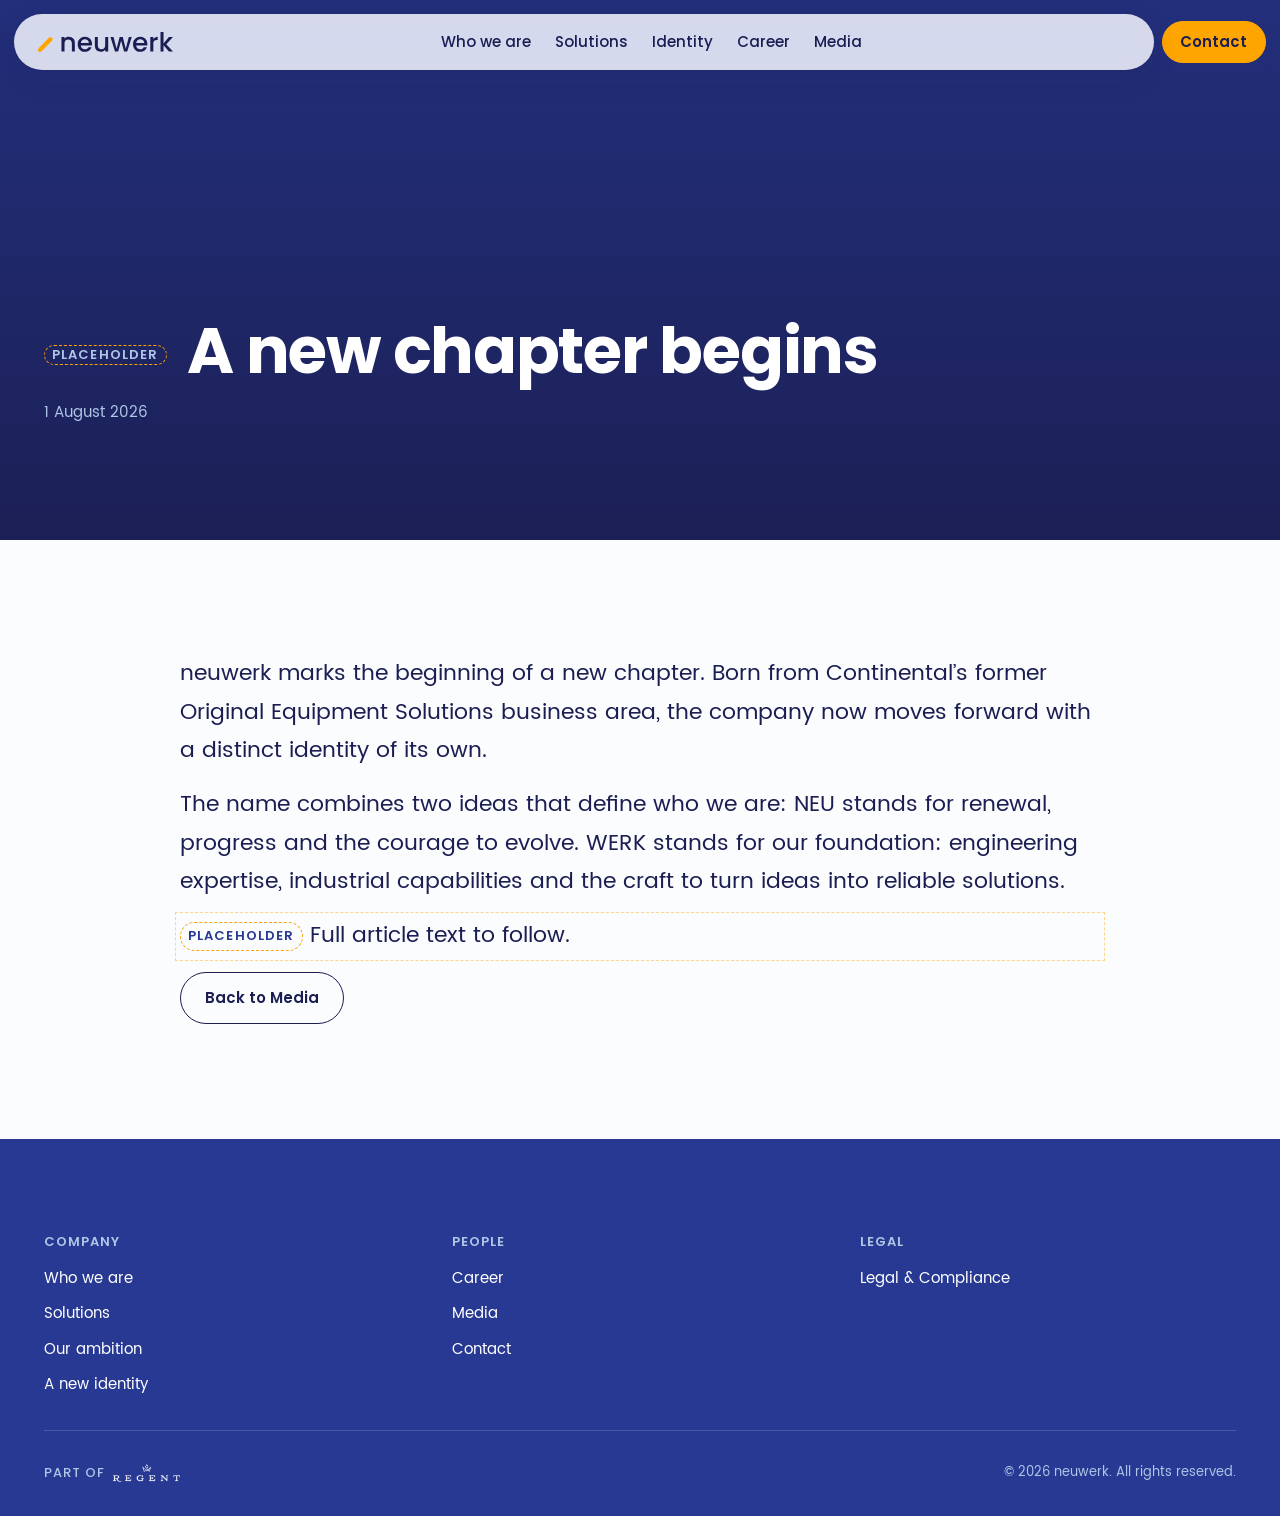
<file: media/neuwerk-begins.html>
<!doctype html>
<html lang="en">
<head>
<meta charset="utf-8">
<meta name="viewport" content="width=device-width, initial-scale=1">
<title>A new chapter begins | neuwerk</title>
<meta name="description" content="neuwerk starts operating as an independent global company.">
<link rel="icon" href="../assets/brand/favicon.svg" type="image/svg+xml">
<link rel="stylesheet" href="../css/tokens.css">
<link rel="stylesheet" href="../css/base.css">
<link rel="stylesheet" href="../css/components.css">
<link rel="stylesheet" href="../css/sections.css">
</head>
<body class="is-wireframe">

<!-- @partial:header -->
<a class="nw-skip-link" href="#main">Skip to content</a>
<header class="nw-header" data-nav>
  <div class="nw-header__group">
    <div class="nw-header__shell">
      <div class="nw-header__bar">
        <a class="nw-header__logo" href="../index.html" aria-label="neuwerk, home">
          <img src="../assets/brand/neuwerk-navy.svg" alt="neuwerk" width="132" height="20">
        </a>

        <nav class="nw-header__inline" aria-label="Main">
          <a href="../index.html#who-we-are">Who we are</a>
          <a href="../index.html#solutions">Solutions</a>
          <a href="../identity.html">Identity</a>
          <a href="../career.html">Career</a>
          <a href="../media.html">Media</a>
        </nav>

        <div class="nw-header__actions">
          <button class="nw-header__toggle" type="button"
                  aria-expanded="false" aria-controls="nw-menu" data-nav-toggle>
            <span class="nw-sr-only">Menu</span>
            <span class="nw-header__bars" aria-hidden="true"></span>
          </button>
        </div>
      </div>

      <div class="nw-header__panel" id="nw-menu" hidden>
        <nav class="nw-header__big" aria-label="All pages">
          <a href="../index.html#who-we-are"><span>Who we are</span></a>
          <a href="../index.html#solutions"><span>Solutions</span></a>
          <a href="../identity.html"><span>Identity</span></a>
          <a href="../career.html"><span>Career</span></a>
          <a href="../media.html"><span>Media</span></a>
          <a href="../contact.html"><span>Contact</span></a>
        </nav>
      </div>
    </div>
    <a class="nw-btn nw-btn--sun nw-btn--sm nw-header__contact" href="../contact.html">Contact</a>
  </div>
</header>
<!-- /@partial:header -->


<main id="main">
  <article class="nw-article">
    <!-- Meg nincs valodi cikkkep -- a fejlec ezert a sotet szekciohatteret
         mutatja kep helyett. A .nw-subhero__bg img-et ide kell visszatenni,
         ha van valodi kep (ugyanaz a fajl, mint a Media-kartyan). -->
    <header class="nw-section nw-theme-dark nw-subhero nw-subhero--image">
      <span class="nw-subhero__scrim" aria-hidden="true"></span>
      <div class="nw-shell">
        <h1 data-reveal><span class="nw-ph">Placeholder</span> A new chapter begins</h1>
        <p class="nw-article__date"><time datetime="2026-08-01">1 August 2026</time></p>
      </div>
    </header>

    <div class="nw-section nw-theme-light">
      <div class="nw-shell nw-article__body nw-editorial">
        <p>
          neuwerk marks the beginning of a new chapter. Born from Continental&rsquo;s
          former Original Equipment Solutions business area, the company now moves
          forward with a distinct identity of its own.
        </p>
        <p>
          The name combines two ideas that define who we are: NEU stands for renewal,
          progress and the courage to evolve. WERK stands for our foundation:
          engineering expertise, industrial capabilities and the craft to turn ideas
          into reliable solutions.
        </p>
        <p data-placeholder>
          <span class="nw-ph">Placeholder</span>
          Full article text to follow.
          <!-- TODO(client): valós cikkszöveg bekérendő -->
        </p>

        <p><a class="nw-btn" href="../media.html">Back to Media</a></p>
      </div>
    </div>
  </article>
</main>

<!-- @partial:footer -->
<footer class="nw-footer nw-theme-dark">
  <div class="nw-shell">

    <div class="nw-footer__cols">
      <nav aria-label="Company">
        <h4>Company</h4>
        <ul>
          <li><a href="../index.html#who-we-are">Who we are</a></li>
          <li><a href="../index.html#solutions">Solutions</a></li>
          <li><a href="../index.html#ambition">Our ambition</a></li>
          <li><a href="../identity.html">A new identity</a></li>
        </ul>
      </nav>
      <nav aria-label="People">
        <h4>People</h4>
        <ul>
          <li><a href="../career.html">Career</a></li>
          <li><a href="../media.html">Media</a></li>
          <li><a href="../contact.html">Contact</a></li>
        </ul>
      </nav>
      <nav aria-label="Legal">
        <h4>Legal</h4>
        <ul>
          <li><a href="../legal-compliance.html">Legal &amp; Compliance</a></li>
        </ul>
      </nav>
    </div>

    <div class="nw-footer__base">
      <p class="nw-footer__owner">
        <span class="nw-footer__owner-label">Part of</span>
        <img src="../assets/brand/regent-white.png" alt="Regent" width="112" height="32">
      </p>
      <p class="nw-footer__copy">&copy; 2026 neuwerk. All rights reserved.</p>
    </div>
  </div>
</footer>
<!-- /@partial:footer -->


<script src="../js/nav.js"></script>
<script src="../js/reveal.js"></script>
</body>
</html>
</file>
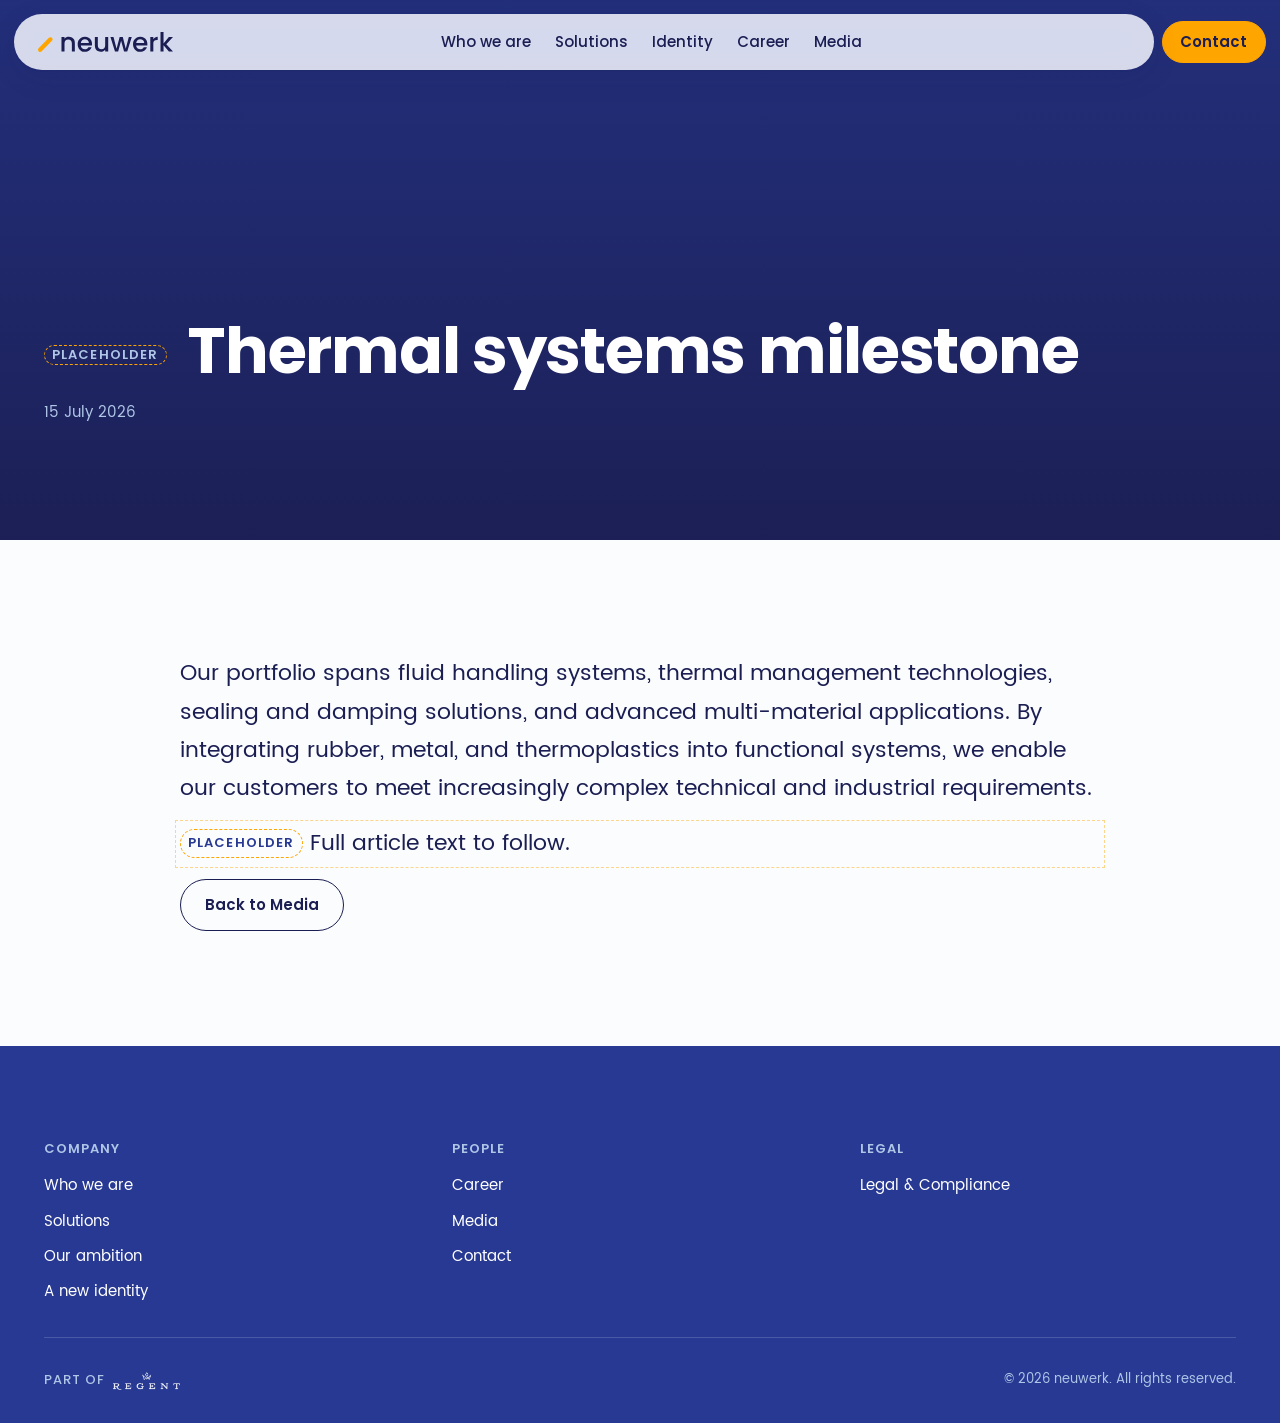
<file: media/thermal-systems-milestone.html>
<!doctype html>
<html lang="en">
<head>
<meta charset="utf-8">
<meta name="viewport" content="width=device-width, initial-scale=1">
<title>Thermal systems milestone | neuwerk</title>
<meta name="description" content="How integrated thermal management supports battery performance across demanding applications.">
<link rel="icon" href="../assets/brand/favicon.svg" type="image/svg+xml">
<link rel="stylesheet" href="../css/tokens.css">
<link rel="stylesheet" href="../css/base.css">
<link rel="stylesheet" href="../css/components.css">
<link rel="stylesheet" href="../css/sections.css">
</head>
<body class="is-wireframe">

<!-- @partial:header -->
<a class="nw-skip-link" href="#main">Skip to content</a>
<header class="nw-header" data-nav>
  <div class="nw-header__group">
    <div class="nw-header__shell">
      <div class="nw-header__bar">
        <a class="nw-header__logo" href="../index.html" aria-label="neuwerk, home">
          <img src="../assets/brand/neuwerk-navy.svg" alt="neuwerk" width="132" height="20">
        </a>

        <nav class="nw-header__inline" aria-label="Main">
          <a href="../index.html#who-we-are">Who we are</a>
          <a href="../index.html#solutions">Solutions</a>
          <a href="../identity.html">Identity</a>
          <a href="../career.html">Career</a>
          <a href="../media.html">Media</a>
        </nav>

        <div class="nw-header__actions">
          <button class="nw-header__toggle" type="button"
                  aria-expanded="false" aria-controls="nw-menu" data-nav-toggle>
            <span class="nw-sr-only">Menu</span>
            <span class="nw-header__bars" aria-hidden="true"></span>
          </button>
        </div>
      </div>

      <div class="nw-header__panel" id="nw-menu" hidden>
        <nav class="nw-header__big" aria-label="All pages">
          <a href="../index.html#who-we-are"><span>Who we are</span></a>
          <a href="../index.html#solutions"><span>Solutions</span></a>
          <a href="../identity.html"><span>Identity</span></a>
          <a href="../career.html"><span>Career</span></a>
          <a href="../media.html"><span>Media</span></a>
          <a href="../contact.html"><span>Contact</span></a>
        </nav>
      </div>
    </div>
    <a class="nw-btn nw-btn--sun nw-btn--sm nw-header__contact" href="../contact.html">Contact</a>
  </div>
</header>
<!-- /@partial:header -->


<main id="main">
  <article class="nw-article">
    <!-- Meg nincs valodi cikkkep -- a fejlec ezert a sotet szekciohatteret
         mutatja kep helyett. A .nw-subhero__bg img-et ide kell visszatenni,
         ha van valodi kep (ugyanaz a fajl, mint a Media-kartyan). -->
    <header class="nw-section nw-theme-dark nw-subhero nw-subhero--image">
      <span class="nw-subhero__scrim" aria-hidden="true"></span>
      <div class="nw-shell">
        <h1 data-reveal><span class="nw-ph">Placeholder</span> Thermal systems milestone</h1>
        <p class="nw-article__date"><time datetime="2026-07-15">15 July 2026</time></p>
      </div>
    </header>

    <div class="nw-section nw-theme-light">
      <div class="nw-shell nw-article__body nw-editorial">
        <p>
          Our portfolio spans fluid handling systems, thermal management technologies,
          sealing and damping solutions, and advanced multi-material applications. By
          integrating rubber, metal, and thermoplastics into functional systems, we
          enable our customers to meet increasingly complex technical and industrial
          requirements.
        </p>
        <p data-placeholder>
          <span class="nw-ph">Placeholder</span>
          Full article text to follow.
          <!-- TODO(client): valós cikkszöveg bekérendő -->
        </p>

        <p><a class="nw-btn" href="../media.html">Back to Media</a></p>
      </div>
    </div>
  </article>
</main>

<!-- @partial:footer -->
<footer class="nw-footer nw-theme-dark">
  <div class="nw-shell">

    <div class="nw-footer__cols">
      <nav aria-label="Company">
        <h4>Company</h4>
        <ul>
          <li><a href="../index.html#who-we-are">Who we are</a></li>
          <li><a href="../index.html#solutions">Solutions</a></li>
          <li><a href="../index.html#ambition">Our ambition</a></li>
          <li><a href="../identity.html">A new identity</a></li>
        </ul>
      </nav>
      <nav aria-label="People">
        <h4>People</h4>
        <ul>
          <li><a href="../career.html">Career</a></li>
          <li><a href="../media.html">Media</a></li>
          <li><a href="../contact.html">Contact</a></li>
        </ul>
      </nav>
      <nav aria-label="Legal">
        <h4>Legal</h4>
        <ul>
          <li><a href="../legal-compliance.html">Legal &amp; Compliance</a></li>
        </ul>
      </nav>
    </div>

    <div class="nw-footer__base">
      <p class="nw-footer__owner">
        <span class="nw-footer__owner-label">Part of</span>
        <img src="../assets/brand/regent-white.png" alt="Regent" width="112" height="32">
      </p>
      <p class="nw-footer__copy">&copy; 2026 neuwerk. All rights reserved.</p>
    </div>
  </div>
</footer>
<!-- /@partial:footer -->


<script src="../js/nav.js"></script>
<script src="../js/reveal.js"></script>
</body>
</html>
</file>
<file: css/tokens.css>
/* =============================================================
   neuwerk design tokens
   Forrás: brandbook v1.1 (Arculat/01_neuwerk_brandbook/)
   Ez az EGYETLEN fájl, ahol hex érték szerepelhet.
   ============================================================= */

:root {
  /* --- Elsődleges paletta (brandbook 04) ------------------- */
  --nw-navy:        #1b1e52;   /* Pantone 2766 C — nagy felületeken dominál */
  --nw-white:       #ffffff;   /* egyenrangú vászon a navy-vel */
  --nw-blue-1:      #273993;   /* a neuwerk pattern színe */
  --nw-blue-2:      #4e66af;
  --nw-blue-3:      #8895cb;
  --nw-blue-4:      #afc6e7;

  /* --- Akcent ---------------------------------------------- */
  /* Sun: max. a látható felület 10-15%-a. SOHA nem háttér. */
  --nw-sun:         #ffa500;   /* Pantone 137 C */

  /* --- Szürkék --------------------------------------------- */
  --nw-black:       #000000;
  --nw-grey-01:     #333333;
  --nw-grey-02:     #666666;
  --nw-grey-03:     #999999;
  --nw-grey-04:     #b4b4b4;
  --nw-grey-05:     #cccccc;
  --nw-grey-06:     #e6e6e6;

  /* --- Másodlagos paletta ----------------------------------
     A brandbook KIZÁRÓLAG infografikára, diagramra, illusztrációra
     engedi. Fő brandfelületen ne használd. */
  --nw-mint:        #1eb78b;
  --nw-azure:       #48c3cb;
  --nw-melon:       #f37558;
  --nw-levander:    #d18ab5;

  /* --- Szemantikus párok -----------------------------------
     Ezek kényszerítik ki a kontrasztszabályokat. Ha ezeket
     használod, nem tudsz bukó párt leírni. Számított arányok
     a specben (3.6). */
  --nw-on-navy:            var(--nw-white);      /* 15,51:1  AAA */
  --nw-on-navy-secondary:  var(--nw-blue-3);     /*  5,32:1  AA  */
  --nw-on-navy-muted:      var(--nw-blue-4);     /*  8,90:1  AAA */
  --nw-on-white:           var(--nw-navy);       /* 15,51:1  AAA */
  --nw-on-white-secondary: var(--nw-grey-02);    /*  5,74:1  AA  */
  --nw-on-sun:             var(--nw-navy);       /*  7,85:1  AAA
                              SOHA ne legyen white: az 1,97:1 */

  /* Sun mint SZÖVEG csak navy háttéren (7,85:1). Fehéren 1,97:1 → tilos. */
  --nw-accent-on-navy:     var(--nw-sun);

  /* --- Tipográfia ------------------------------------------
     Poppins: headline, UI, gomb, kiemelés
     Lora:    hosszú szöveg, idézet, editorial
     Ha megjön az egyedi brand font, itt az egy sor. */
  --nw-font-display: "Poppins", system-ui, -apple-system, "Segoe UI", sans-serif;
  --nw-font-body:    "Poppins", system-ui, -apple-system, "Segoe UI", sans-serif;
  --nw-font-editorial: "Lora", Georgia, "Times New Roman", serif;

  --nw-fw-regular:  400;
  --nw-fw-medium:   500;
  --nw-fw-semibold: 600;
  --nw-fw-bold:     700;

  /* Fluid típusskála. clamp(min, preferált, max) */
  --nw-text-xs:   clamp(0.75rem, 0.72rem + 0.15vw, 0.8125rem);
  --nw-text-sm:   clamp(0.875rem, 0.85rem + 0.15vw, 0.9375rem);
  --nw-text-base: clamp(1rem, 0.96rem + 0.2vw, 1.0625rem);
  --nw-text-lg:   clamp(1.125rem, 1.05rem + 0.4vw, 1.375rem);
  --nw-text-xl:   clamp(1.375rem, 1.2rem + 0.8vw, 1.75rem);
  --nw-text-2xl:  clamp(1.75rem, 1.4rem + 1.6vw, 2.75rem);
  --nw-text-3xl:  clamp(2.25rem, 1.6rem + 3vw, 4rem);
  --nw-text-4xl:  clamp(2.75rem, 1.6rem + 5vw, 6rem);

  --nw-leading-tight: 1.08;
  --nw-leading-snug:  1.25;
  --nw-leading-body:  1.6;
  --nw-leading-loose: 1.75;   /* Lora-hoz, editorial szövegnél */

  --nw-tracking-tight: -0.02em;
  --nw-tracking-wide:   0.08em;

  /* --- Térköz (8px alapskála) ------------------------------- */
  --nw-space-1:  0.5rem;
  --nw-space-2:  1rem;
  --nw-space-3:  1.5rem;
  --nw-space-4:  2rem;
  --nw-space-6:  3rem;
  --nw-space-8:  4rem;
  --nw-space-12: 6rem;
  --nw-space-16: 8rem;
  --nw-space-24: 12rem;

  /* Szekció-belmagasság, viewporttal skálázva */
  /* Harmadik beallitas. 160 px oldalankent (320 px ket szekcio kozott) szet-
     szakitotta az oldalt; a valaszul beallitott 88 px viszont mar tomornek
     bizonyult -- a grafikusok visszajelzese szerint "nem eleg airy". A mostani
     120 px oldalankent (240 px kozottuk) a ketto kozott van. */
  --nw-section-y: clamp(3.5rem, 2.4rem + 6vw, 7.5rem);

  /* A szekcion BELULI ritmus is ehhez tartozik: hiaba no a kulso terkoz, ha
     a cim es a szovegtorzs osszetapad. Ezt a base.css hasznalja. */
  --nw-flow: clamp(1.25rem, 1rem + 1.6vw, 2rem);

  /* --- Layout ----------------------------------------------- */
  --nw-max-width:    1440px;
  --nw-measure:      68ch;     /* olvasható sorhossz */
  --nw-gutter:       clamp(1.25rem, 0.8rem + 2.4vw, 3rem);
  --nw-header-h:     72px;

  /* --- Forma ------------------------------------------------ */
  --nw-radius-pill:  9999px;
  --nw-radius-card:  18px;
  --nw-pattern-tilt: -45deg;   /* a neuwerk pattern dőlése */

  /* --- Mozgás ----------------------------------------------- */
  --nw-ease:        cubic-bezier(0.22, 1, 0.36, 1);
  --nw-ease-in-out: cubic-bezier(0.65, 0, 0.35, 1);
  --nw-dur-fast:    180ms;
  --nw-dur-base:    320ms;
  --nw-dur-slow:    640ms;
  --nw-dur-intro:   1200ms;

  --nw-z-pattern: 0;
  --nw-z-content: 10;
  --nw-z-header:  100;
  --nw-z-intro:   1000;
}

/* =============================================================
   v2 — VILÁGOS-DOMINÁNS RENDSZER
   =============================================================
   Miért változott: az oldal túl közel került a Lufthansához. A mérés
   szerint nem a színek a baj, hanem az arányok: mindkét rendszer
   navy-domináns, meleg akcenttel. A Sun (#ffa500) és a Lufthansa-sárga
   (#FFAD00) RGB-távolsága 8,0 -- megkülönböztethetetlen.

   A megoldás három lépés:

   1. A NAVY MOSTANTÓL SZÖVEGSZÍN, NEM HÁTTÉR.
      Ez az egyetlen legnagyobb lépés. A navy-dominancia adta a
      légitársaság-benyomást.

   2. A SÖTÉT FELÜLETET A BLUE TINT 1 VISZI (#273993), nem a navy.
      Telítettebb, elektromosabb, és a Lufthansa navy-jától 85,3
      RGB-egységre van a korábbi 23,9 helyett -- 3,6-szor messzebb.

   3. A SUN SZEREPE RADIKÁLISAN SZŰKÜL: logó, egyetlen primer CTA,
      aktív állapot. Semmi más. A narancs sorszámok és hairline-ok
      összeadódva adták a "sárgás" összbenyomást.

   Számolt kontrasztok (WCAG 2.1):
     világos alapon (#fbfcfe): navy 15,11 | tint1 9,77 | tint2 5,32
     tint1 alapon (#273993):   fehér 10,03 | tint4 5,76 | Sun 5,08
     A tint 3 és 4 világos alapon NEM szöveg (2,84 és 1,70) --
     kizárólag felület és forma.
   ============================================================= */

:root {
  /* --- Felületek ------------------------------------------- */
  --nw-canvas:   #fbfcfe;   /* az oldal alapja: majdnem fehér, hajszálnyi hideg */
  --nw-surface:  #ffffff;   /* kiemelt lapok, kártyák */
  --nw-sunk:     #eef2fb;   /* süllyesztett sáv, tint 4-ből levezetve */
  --nw-deep:     #273993;   /* a SÖTÉT felület: Blue tint 1, nem navy */
  --nw-deeper:   #1e2c72;   /* a mély felület mélyebb vége, gradienshez */

  /* --- Tinta ------------------------------------------------ */
  --nw-ink:      #1b1e52;   /* navy MINT SZÖVEG, 15,11:1 a canvason */
  --nw-ink-2:    #4e66af;   /* másodlagos szöveg világoson, 5,32:1 */

  /* --- Hajszálvonalak --------------------------------------- */
  --nw-line:        rgb(27 30 82 / 0.10);
  --nw-line-strong: rgb(27 30 82 / 0.18);
  --nw-line-dark:   rgb(255 255 255 / 0.16);

  /* --- Tonális kékek felületnek ------------------------------
     Nem AI-lila gradiens: a saját tintjeikből kevert, alacsony
     kontrasztú mosás. Ez adja a "lágy formákat" világos alapon. */
  --nw-wash-1: color-mix(in oklab, var(--nw-blue-4) 42%, white);
  --nw-wash-2: color-mix(in oklab, var(--nw-blue-3) 26%, white);
  --nw-wash-3: color-mix(in oklab, var(--nw-blue-4) 20%, white);

  /* --- Lebegő nav ------------------------------------------- */
  --nw-nav-h:      56px;
  --nw-nav-inset:  14px;    /* mennyivel lóg be a viewport szélétől */
  --nw-nav-radius: 9999px;
  --nw-nav-radius-open: 26px;
  --nw-shadow-nav: 0 1px 2px rgb(27 30 82 / 0.06),
                   0 8px 28px rgb(27 30 82 / 0.10);
  --nw-shadow-lift: 0 2px 6px rgb(27 30 82 / 0.05),
                    0 18px 44px rgb(27 30 82 / 0.12);

  /* Egységes sarokkerekítés-rendszer. Egy skála, nincs keverés. */
  --nw-r-sm:  8px;
  --nw-r-md:  14px;
  --nw-r-lg:  22px;
  --nw-r-xl:  32px;
}

/* Szekció-témák. NEM felhasználói kapcsoló -- szekció-tulajdonság.
   A világos az ALAPÉRTELMEZETT és a domináns; a mély kék a kivétel. */
.nw-theme-light {
  --nw-bg:            var(--nw-canvas);
  --nw-fg:            var(--nw-ink);
  --nw-fg-secondary:  var(--nw-ink-2);
  --nw-fg-muted:      var(--nw-ink-2);
  --nw-accent-text:   var(--nw-blue-1);   /* 9,77:1 -- a Sun itt tilos lenne */
  --nw-rule:          var(--nw-line);
  --nw-pattern-fill:  var(--nw-wash-1);   /* a pattern VILÁGOSBAN is él */
}

/* Süllyesztett világos sáv: ugyanaz a téma, más felület. */
.nw-theme-sunk {
  --nw-bg:            var(--nw-sunk);
  --nw-fg:            var(--nw-ink);
  --nw-fg-secondary:  var(--nw-ink-2);
  --nw-fg-muted:      var(--nw-ink-2);
  --nw-accent-text:   var(--nw-blue-1);
  --nw-rule:          var(--nw-line-strong);
  --nw-pattern-fill:  var(--nw-wash-2);
}

/* A mély felület. Blue tint 1, nem navy. */
.nw-theme-dark {
  --nw-bg:            var(--nw-deep);
  --nw-fg:            var(--nw-white);
  --nw-fg-secondary:  var(--nw-blue-4);   /* 5,76:1 a tint 1-en */
  --nw-fg-muted:      var(--nw-blue-4);
  --nw-accent-text:   var(--nw-blue-4);   /* NEM Sun: a Sun csak CTA és logó */
  --nw-rule:          var(--nw-line-dark);
  --nw-pattern-fill:  color-mix(in oklab, var(--nw-deeper) 70%, white 6%);
}
</file>
<file: css/base.css>
/* Reset, tipográfia, layout primitívek. Tokenekre épül. */

@font-face {
  font-family: "Poppins"; font-style: normal; font-weight: 400;
  font-display: swap; src: url("../assets/fonts/poppins-400.woff2") format("woff2");
}
@font-face {
  font-family: "Poppins"; font-style: normal; font-weight: 500;
  font-display: swap; src: url("../assets/fonts/poppins-500.woff2") format("woff2");
}
@font-face {
  font-family: "Poppins"; font-style: normal; font-weight: 600;
  font-display: swap; src: url("../assets/fonts/poppins-600.woff2") format("woff2");
}
@font-face {
  font-family: "Poppins"; font-style: normal; font-weight: 700;
  font-display: swap; src: url("../assets/fonts/poppins-700.woff2") format("woff2");
}
@font-face {
  font-family: "Lora"; font-style: normal; font-weight: 400 700;
  font-display: swap; src: url("../assets/fonts/lora-var.woff2") format("woff2-variations");
}
@font-face {
  font-family: "Lora"; font-style: italic; font-weight: 400 700;
  font-display: swap; src: url("../assets/fonts/lora-var-italic.woff2") format("woff2-variations");
}

*, *::before, *::after { box-sizing: border-box; }

html { -webkit-text-size-adjust: 100%; scroll-behavior: smooth; }

body {
  margin: 0;
  /* v2: az oldal alapja VILAGOS. A navy szovegszin lett, nem hatter. */
  background: var(--nw-canvas);
  color: var(--nw-ink);
  font-family: var(--nw-font-body);
  font-size: var(--nw-text-base);
  font-weight: var(--nw-fw-regular);
  line-height: var(--nw-leading-body);
  -webkit-font-smoothing: antialiased;
  overflow-x: hidden;
}

h1, h2, h3, h4 {
  margin: 0;
  font-family: var(--nw-font-display);
  font-weight: var(--nw-fw-bold);
  line-height: var(--nw-leading-tight);
  letter-spacing: var(--nw-tracking-tight);
  text-wrap: balance;
}

h1 { font-size: var(--nw-text-4xl); }
h2 { font-size: var(--nw-text-3xl); }
h3 { font-size: var(--nw-text-xl); }
h4 { font-size: var(--nw-text-lg); font-weight: var(--nw-fw-semibold); }

p  { margin: 0 0 var(--nw-space-2); max-width: var(--nw-measure); text-wrap: pretty; }
p:last-child { margin-bottom: 0; }

/* A cimek margoja 0, tehat a cim ala kerulo szovegtorzsnek nincs sajat felso
   terkoze. Nagy kepernyon ez meg elmegy, mobilon viszont -- ahol a cim 4-5
   sorra torik -- a ketto osszetapad. Ezert a cim UTANI elso blokk kap egy
   explicit felso terkozt. Sibling-szelektor, tehat csak ott hat, ahol tenyleg
   egymas mellett allnak.

   Csak h1/h2 utan hat: a h3 a kartyakban all, ahol a sajat 0,5rem-es
   also margoja mar helyes, es a ketto osszeadodna.

   A cimresz :is(), nem :where(): a :where() nulla specifikussagu, ezert a
   fenti `p { margin: 0 0 ... }` legyozne. Az :is() a legspecifikusabb
   argumentumat veszi fel (h1 -> 0,0,1), tehat holtverseny a p-szaballyal, es
   a kesobbi -- vagyis ez -- nyer. A masodik fele viszont marad :where(),
   hogy a komponens-szintu, osztalyalapu margok (pl. .nw-lifecycle__label)
   tovabbra is felulirjak. */
:is(h1, h2) + :where(p, .nw-lead, .nw-prose, .nw-stack__body, ul, ol, dl) {
  margin-block-start: var(--nw-flow);
}

img, svg, video { display: block; max-width: 100%; height: auto; }

a { color: inherit; text-decoration-thickness: 1px; text-underline-offset: 0.2em; }

/* Szovegen beluli link -- olyan helyeken, ahol a link egy mondat resze,
   nem onallo nav/kartya/gomb (pl. kontaktadatok, jegyzetek). Nyugalmi
   allapotban is latszik, hogy kattinthato: szin + tompitott alahuzas,
   ami hoverre teljesen kirajzolodik. A --nw-accent-text szekciotema
   szerint valt (kek vilagoson, halvanyabb kek sotet szekcioban),
   tehat automatikusan helyes marad barhol hasznaljak. */
.nw-link {
  color: var(--nw-accent-text);
  text-decoration: underline;
  text-decoration-color: color-mix(in oklab, var(--nw-accent-text) 35%, transparent);
  transition: text-decoration-color var(--nw-dur-fast) var(--nw-ease);
}
.nw-link:hover { text-decoration-color: var(--nw-accent-text); }

ul, ol { margin: 0; padding: 0; list-style: none; }

:focus-visible {
  /* A fokuszgyuru a szekcio temajahoz igazodik. Vilagoson a Sun
     1,92:1 lenne a canvason, ezert ott a Blue tint 1 megy. */
  outline: 3px solid var(--nw-accent-text, var(--nw-blue-1));
  outline-offset: 3px;
  border-radius: 2px;
}

/* --- Layout primitívek ------------------------------------- */

.nw-shell {
  width: 100%;
  max-width: var(--nw-max-width);
  margin-inline: auto;
  padding-inline: var(--nw-gutter);
}

.nw-section {
  position: relative;
  isolation: isolate;
  background: var(--nw-bg);
  color: var(--nw-fg);
  padding-block: var(--nw-section-y);
  overflow: clip;   /* a nagy pill-formák nem okozhatnak vízszintes scrollt */
}

.nw-section > .nw-shell { position: relative; z-index: var(--nw-z-content); }

.nw-eyebrow {
  font-family: var(--nw-font-display);
  font-size: var(--nw-text-sm);
  font-weight: var(--nw-fw-semibold);
  letter-spacing: var(--nw-tracking-wide);
  text-transform: uppercase;
  color: var(--nw-accent-text);
  margin-bottom: var(--nw-space-2);
}

.nw-lead { font-size: var(--nw-text-lg); color: var(--nw-fg-secondary); }

.nw-editorial {
  font-family: var(--nw-font-body);
  font-size: var(--nw-text-lg);
  line-height: var(--nw-leading-loose);
}

.nw-sr-only {
  position: absolute; width: 1px; height: 1px; padding: 0;
  margin: -1px; overflow: hidden; clip-path: inset(50%); white-space: nowrap;
}

.nw-skip-link {
  position: absolute; top: 0; left: var(--nw-gutter);
  transform: translateY(-120%);
  z-index: calc(var(--nw-z-header) + 1);
  padding: var(--nw-space-1) var(--nw-space-2);
  background: var(--nw-sun); color: var(--nw-on-sun);
  font-weight: var(--nw-fw-semibold);
  transition: transform var(--nw-dur-fast) var(--nw-ease);
}
.nw-skip-link:focus-visible { transform: translateY(0); }

/* --- Reveal --------------------------------------------------- */
[data-reveal] {
  opacity: 0;
  transform: translateY(18px);
  transition: opacity var(--nw-dur-slow) var(--nw-ease),
              transform var(--nw-dur-slow) var(--nw-ease);

  /* FAILSAFE. Normál esetben a js/reveal.js teszi rá a [data-revealed]
     attribútumot. Ha az IntersectionObserver bármiért nem tüzel --
     JS-hiba, script-blokkoló, nem renderelő környezet --, a tartalom
     opacity:0-n ragadna, azaz az oldal nagy része láthatatlan lenne.
     Ezért 5 mp után CSS-ből mindenképp megjelenik. */
  animation: nw-reveal-failsafe 1ms linear 5s forwards;
}
@keyframes nw-reveal-failsafe {
  to { opacity: 1; transform: none; }
}
[data-revealed] { opacity: 1; transform: none; }

/* --- Reduced motion -----------------------------------------
   Nem "kevesebb" mozgás: NULLA mozgás, és semmi nem törik el. */
@media (prefers-reduced-motion: reduce) {
  html { scroll-behavior: auto; }
  *, *::before, *::after {
    animation-duration: 1ms !important;
    animation-iteration-count: 1 !important;
    transition-duration: 1ms !important;
    scroll-behavior: auto !important;
  }
  [data-reveal] { opacity: 1; transform: none; }
}
</file>
<file: css/components.css>
/* Header, footer, gomb, kártya, badge, pattern. */

/* --- Gomb --------------------------------------------------- */
.nw-btn {
  display: inline-flex; align-items: center; gap: var(--nw-space-1);
  padding: 0.75rem 1.5rem;
  font-family: var(--nw-font-display);
  font-size: var(--nw-text-sm);
  font-weight: var(--nw-fw-semibold);
  text-decoration: none;
  border: 1px solid currentColor;
  border-radius: var(--nw-radius-pill);
  transition: background var(--nw-dur-fast) var(--nw-ease),
              color var(--nw-dur-fast) var(--nw-ease);
}
.nw-btn:hover { background: var(--nw-fg); color: var(--nw-bg); }

/* Sun-kitöltésű gomb. A felirat NAVY — fehérrel 1,97:1 lenne. */
.nw-btn--sun {
  background: var(--nw-sun);
  color: var(--nw-on-sun);
  border-color: var(--nw-sun);
}
.nw-btn--sun:hover { background: var(--nw-white); color: var(--nw-navy); border-color: var(--nw-white); }

/* A Contact gomb hoveren opak feherre valt (lasd feljebb), a lebego
   fejlec hattere viszont attetszo -- navy szegely nelkul a gomb
   elveszne a mogotte atlatszo hatteren. */
.nw-header__contact:hover { border-color: var(--nw-navy); }

/* Nagy valtozat: ahol a gomb a szekcio fo tartalma, nem melleklete. */
.nw-btn--lg {
  padding: 1rem 2rem;
  font-size: var(--nw-text-base);
}
/* Kis valtozat: a lebego fejlec 56px-es savjahoz meretezve. Korabban
   a markup hasznalta, de a class-hoz nem tartozott szabaly. */
.nw-btn--sm {
  padding: 0.5rem 1.1rem;
}
/* Kulso linket jelzo nyil. A gombban all, tehat currentColor -- a Sun-gomb
   navy feliratan navy, hoverben ugyanugy valt. */
.nw-btn__ext {
  font-size: 1.1em;
  line-height: 1;
  transition: transform var(--nw-dur-fast) var(--nw-ease);
}
.nw-btn:hover .nw-btn__ext { transform: translate(2px, -2px); }

/* --- Lebegő nav ------------------------------------------------
   Nem teljes szélességű sáv: önálló, lekerekített, lebegő konténer.
   A teljes szélességű navy utility-bar volt az egyik dolog, ami a
   Lufthansára emlékeztetett.

   Referencia: rivian.com. A kódjukat lemértük: a header egy rounded,
   overflow-hidden konténer, ami NYITÁSKOR UGYANABBAN a dobozban nő
   meg, és közben a saját sarokkerekítése animálódik. Nem dropdown
   alatta: a menü belül van. Ezt vettük át, a palettájukat nem. */
.nw-header {
  position: fixed;
  inset-block-start: var(--nw-nav-inset);
  inset-inline: var(--nw-nav-inset);
  z-index: var(--nw-z-header);
  display: flex;
  justify-content: center;
  pointer-events: none;
}

/* A csoport tartja ossze a menu-shellt es a kulon lebego Contact gombot:
   egy sorban, kozepre igazitva, hogy a ketto egyutt viselkedjen ugy, mint
   korabban az egyetlen doboz. A toggle csak mobilon lathato, es akkor a
   Contact gomb el van rejtve -- tehat a shell nyitott (magasabb) allapota
   soha nem talalkozik a kulon gombbal, az `align-items:center` biztonsagos. */
.nw-header__group {
  pointer-events: none;
  display: flex; align-items: center; gap: var(--nw-space-1);
  inline-size: 100%; max-inline-size: var(--nw-max-width);
}

.nw-header__shell {
  pointer-events: auto;
  flex: 1 1 auto; min-inline-size: 0;
  /* Dinamikus attetszoseg: a hatter a mogotte gorgeteo tartalomtol fugg,
     nem fix feher -- ezert backdrop-filter, nem sima szin. */
  background: rgb(255 255 255 / 0.82);
  -webkit-backdrop-filter: blur(14px) saturate(150%);
  backdrop-filter: blur(14px) saturate(150%);
  border-radius: var(--nw-nav-radius);
  box-shadow: var(--nw-shadow-nav);
  overflow: clip;
  transition: border-radius var(--nw-dur-base) var(--nw-ease),
              box-shadow var(--nw-dur-base) var(--nw-ease),
              background var(--nw-dur-base) var(--nw-ease);
}
@supports not (backdrop-filter: blur(1px)) {
  .nw-header__shell { background: rgb(255 255 255 / 0.97); }
}
.nw-header[data-scrolled] .nw-header__shell { box-shadow: var(--nw-shadow-lift); }
.nw-header[data-open] .nw-header__shell {
  border-radius: var(--nw-nav-radius-open);
  background: rgb(255 255 255 / 0.97);
}

.nw-header__contact { pointer-events: auto; flex-shrink: 0; }

.nw-header__bar {
  display: flex; align-items: center; gap: var(--nw-space-3);
  min-block-size: var(--nw-nav-h);
  padding-inline: var(--nw-space-3);
}
.nw-header__logo { display: flex; align-items: center; }
.nw-header__logo img { height: 20px; width: auto; }

.nw-header__inline { display: flex; align-items: center; gap: var(--nw-space-3); margin-inline: auto; }
.nw-header__inline a {
  position: relative;
  padding-block: 0.4rem;
  font-family: var(--nw-font-display);
  font-size: var(--nw-text-sm);
  font-weight: var(--nw-fw-medium);
  color: var(--nw-ink);
  text-decoration: none;
  transition: color var(--nw-dur-fast) var(--nw-ease);
}
.nw-header__inline a:hover,
.nw-header__inline a[aria-current] { color: var(--nw-blue-1); }
.nw-header__inline a::after {
  content: "";
  position: absolute; inset-inline: 0; inset-block-end: 0;
  block-size: 2px; border-radius: 2px; background: var(--nw-blue-1);
  transform: scaleX(0); transform-origin: left;
  transition: transform var(--nw-dur-base) var(--nw-ease);
}
.nw-header__inline a[aria-current]::after { transform: scaleX(1); }

.nw-header__actions { display: flex; align-items: center; gap: var(--nw-space-1); }

.nw-header__toggle {
  inline-size: 38px; block-size: 38px;
  display: flex; align-items: center; justify-content: center;
  background: none; border: 0; padding: 0; cursor: pointer;
  border-radius: var(--nw-r-sm);
}
.nw-header__bars {
  position: relative;
  display: block; inline-size: 18px; block-size: 2px; border-radius: 2px;
  background: var(--nw-ink);
  transition: background var(--nw-dur-fast) var(--nw-ease);
}
/* Abszolút pozíció, hogy a nyitott (X) állásban a ket vonal PONTOSAN a
   kozeppontban keresztezze egymast -- relative+top eseten a normal flow
   miatt a ket szar aszimmetrikus lett. */
.nw-header__bars::before, .nw-header__bars::after {
  content: ""; position: absolute; inset-inline-start: 0;
  inline-size: 18px; block-size: 2px; border-radius: 2px;
  background: var(--nw-ink);
  transition: transform var(--nw-dur-base) var(--nw-ease);
}
.nw-header__bars::before { inset-block-start: -6px; }
.nw-header__bars::after  { inset-block-start: 6px; }
.nw-header[data-open] .nw-header__bars { background: transparent; }
.nw-header[data-open] .nw-header__bars::before { transform: translateY(6px) rotate(45deg); }
.nw-header[data-open] .nw-header__bars::after  { transform: translateY(-6px) rotate(-45deg); }

/* A kinyíló panel UGYANEBBEN a konténerben. */
.nw-header__panel {
  border-block-start: 1px solid var(--nw-line);
  padding: var(--nw-space-3) var(--nw-space-3) var(--nw-space-4);
}
.nw-header__big { display: grid; gap: 0.15rem; }
.nw-header__big a {
  display: block;
  padding-block: 0.5rem;
  font-family: var(--nw-font-display);
  font-size: var(--nw-text-2xl);
  font-weight: var(--nw-fw-semibold);
  letter-spacing: var(--nw-tracking-tight);
  color: var(--nw-ink);
  text-decoration: none;
  opacity: 0;
  transform: translateY(10px);
  animation: nw-menu-in 420ms var(--nw-ease) forwards;
  animation-delay: calc(var(--i, 0) * 45ms);
}
.nw-header__big a span {
  display: inline-block;
  transition: transform var(--nw-dur-base) var(--nw-ease),
              color var(--nw-dur-base) var(--nw-ease);
}
.nw-header__big a:hover span { transform: translateX(10px); color: var(--nw-blue-1); }

@keyframes nw-menu-in { to { opacity: 1; transform: none; } }
@media (prefers-reduced-motion: reduce) {
  .nw-header__big a { opacity: 1; transform: none; animation: none; }
}

/* A ket nezet ELTERO navigaciot visz, nem ugyanazt ket meretben.

   Desktop: a fomenu latszik, tehat a hamburger mellette puszta duplikacio
   lenne -- ket ut ugyanoda. Elrejtjuk; a panelben levo ket extra link
   (Responsibility, Contact) kozul a Contact gombkent all a fejlecben, a
   Responsibility pedig megszunt, tehat nem veszik el semmi.

   Mobil: a hamburger viszi az EGESZ navigaciot, a Contact is benne van,
   ezert a fejlecbol kikerul a Contact gomb -- igy a logo mellett nem
   szorong ket kontroll. */
@media (min-width: 901px) {
  .nw-header__toggle { display: none; }
}

@media (max-width: 900px) {
  .nw-header__inline { display: none; }
  .nw-header__actions { margin-inline-start: auto; }
  .nw-header__contact { display: none; }
}

/* --- Footer --------------------------------------------------- */
.nw-footer {
  background: var(--nw-bg); color: var(--nw-fg);
  padding-block: var(--nw-space-8) var(--nw-space-4);
}
.nw-footer__claim {
  font-family: var(--nw-font-display);
  font-size: var(--nw-text-2xl);
  font-weight: var(--nw-fw-bold);
  letter-spacing: var(--nw-tracking-tight);
  max-width: 16ch;
  margin-bottom: var(--nw-space-8);
}
.nw-footer__cols {
  display: grid; gap: var(--nw-space-4);
  grid-template-columns: repeat(auto-fit, minmax(180px, 1fr));
  padding-block: var(--nw-space-4);
  border-block-end: 1px solid var(--nw-rule);
}
.nw-footer__cols h4 {
  font-size: var(--nw-text-xs); letter-spacing: var(--nw-tracking-wide);
  text-transform: uppercase; color: var(--nw-fg-secondary);
  margin-bottom: var(--nw-space-2);
}
.nw-footer__cols li + li { margin-top: 0.5rem; }
.nw-footer__cols a { font-size: var(--nw-text-sm); text-decoration: none; }
.nw-footer__cols a:hover { color: var(--nw-blue-4); }
.nw-footer__ext {
  font-size: var(--nw-text-xs);
  letter-spacing: var(--nw-tracking-wide);
  color: var(--nw-fg-secondary);
  margin-inline-start: 0.35rem;
}

.nw-footer__base {
  display: flex; flex-wrap: wrap; align-items: center;
  justify-content: space-between; gap: var(--nw-space-2);
  padding-top: var(--nw-space-4);
}
/* Egysoros lockup: a korabbi fuggoleges valtozat a baseline-problemat
   ugy kerulte meg, hogy nem probalt kozos alapvonalra hozni szoveget es
   kepet. Itt `align-items: center` old ja meg ugyanezt -- a sor
   kozepvonalahoz igazit mindkettot, nem a szoveg baseline-jahoz, tehat a
   wordmark koronaja nem tud sormagassagot ugratni. */
.nw-footer__owner {
  display: flex; flex-direction: row; align-items: center;
  gap: 0.5rem; margin: 0;
}
.nw-footer__owner-label {
  font-family: var(--nw-font-display);
  font-size: var(--nw-text-xs);
  font-weight: var(--nw-fw-medium);
  letter-spacing: var(--nw-tracking-wide);
  text-transform: uppercase;
  color: var(--nw-fg-secondary);
}
.nw-footer__owner img { height: 18px; width: auto; opacity: 0.9; }
.nw-footer__copy { font-size: var(--nw-text-xs); color: var(--nw-fg-secondary); margin: 0; }

/* --- Placeholder badge ----------------------------------------
   Az egész rendszert a body.is-wireframe kapcsolja. Éles előtt
   egyetlen osztály levétele mindet elrejti. */
.nw-ph { display: none; }
.is-wireframe .nw-ph {
  display: inline-block;
  padding: 0.15em 0.6em;
  border: 1px dashed var(--nw-sun);
  border-radius: var(--nw-radius-pill);
  font-family: var(--nw-font-display);
  font-size: var(--nw-text-xs);
  font-weight: var(--nw-fw-semibold);
  letter-spacing: var(--nw-tracking-wide);
  text-transform: uppercase;
  color: var(--nw-accent-text);
  vertical-align: middle;
}
.is-wireframe [data-placeholder] { outline: 1px dashed rgb(255 165 0 / 0.45); outline-offset: 4px; }

/* --- neuwerk pattern -----------------------------------------
   A logó grafikai szimbólumából származó forma. Brandbook:
   csak Blue tint 1 navy háttéren, nagy léptékben. Szekciónként
   legfeljebb 3 forma, mindegyik legalább 40vmin. */
.nw-pattern {
  position: absolute; inset: 0;
  z-index: var(--nw-z-pattern);
  pointer-events: none;
  overflow: clip;
}
.nw-pattern__shape {
  position: absolute;
  background: var(--nw-pattern-fill);
  border-radius: var(--nw-radius-pill);
  transform: rotate(var(--nw-pattern-tilt)) translate3d(0, var(--shift, 0), 0);
  will-change: transform;
  min-inline-size: 40vmin; min-block-size: 22vmin;
}

/* v2: a pattern VILAGOS szekcioban is el, csak halvanyabb toltessel
   (--nw-pattern-fill temankent van beallitva). A v1-ben csak soteten
   letezett, ezert a vilagos szekciok teljesen dísztelenek voltak. */
</file>
<file: css/sections.css>
/* Szekció-layoutok: hero, who-we-are, footprint, solutions, ambition,
   aloldal-hero, névbontás, listák, cikk, dokumentumlista, kontakt. */

/* A header fixed, ezért az első szekció alápadolása kell,
   különben a cím a header alá csúszik. A heroban ezt a
   100svh magasság oldja meg, itt viszont kézzel kell. */
/* A nav lebeg, tehat nem foglal helyet a folyamban. Az elso szekcio
   felso padolasa a nav magassaga + a beloges + egy kis levego. */
main > .nw-section:first-child,
main > article > header.nw-section {
  padding-block-start: calc(var(--nw-section-y) + var(--nw-nav-h) + var(--nw-nav-inset));
}

/* --- Hero ----------------------------------------------------- */
.nw-hero {
  position: relative;
  isolation: isolate;
  min-block-size: 100svh;
  display: grid;
  align-items: end;
  background: var(--nw-deep);
  color: var(--nw-white);
  overflow: clip;
}
.nw-hero__video {
  position: absolute; inset: 0;
  inline-size: 100%; block-size: 100%;
  object-fit: cover;
  z-index: 0;
  transition: opacity 200ms linear;   /* a loop-átúszáshoz */
}
.nw-hero__scrim {
  position: absolute; inset: 0; z-index: 1;
  background:
    linear-gradient(to top, rgb(39 57 147 / 0.90) 0%, rgb(39 57 147 / 0.34) 46%, rgb(39 57 147 / 0.12) 100%);
}
.nw-hero__inner {
  position: relative; z-index: 2;
  padding-block: var(--nw-space-12) var(--nw-space-8);
}
.nw-hero__title { font-size: var(--nw-text-4xl); margin-bottom: var(--nw-space-3); color: var(--nw-white); }
.nw-hero__lead {
  font-size: var(--nw-text-lg);
  color: var(--nw-blue-4);
  max-width: 52ch;
  margin-bottom: var(--nw-space-4);
}
.nw-hero__actions { display: flex; flex-wrap: wrap; gap: var(--nw-space-2); margin: 0; }

/* --- Who we are ----------------------------------------------- */
.nw-prose { margin-top: var(--nw-space-4); }
.nw-prose > * + * { margin-top: var(--nw-space-2); }

.nw-who {
  display: grid;
  gap: var(--nw-space-6);
  grid-template-columns: minmax(0, 5fr) minmax(0, 7fr);
  align-items: start;
}
@media (max-width: 900px) {
  .nw-who { grid-template-columns: minmax(0, 1fr); gap: var(--nw-space-4); }
}
@media (min-width: 901px) {
  /* A cím marad a helyén, amíg a szöveg elgördül mellette -- így a
     szekció végig kontextusban van, és a jobb hasáb nem lóg a semmiben. */
  .nw-who__aside { position: sticky; top: calc(var(--nw-nav-h) + var(--nw-nav-inset) + var(--nw-space-3)); }
}

/* Eredet-jelölés: Continental OES -> neuwerk. A nyíl a logó ferde
   vonását idézi, ezért ugyanaz a dőlés, mint a patternnél. */
.nw-origin {
  display: flex; align-items: center; gap: var(--nw-space-2);
  margin-top: var(--nw-space-4);
  font-family: var(--nw-font-display);
  font-size: var(--nw-text-sm);
  font-weight: var(--nw-fw-medium);
}
.nw-origin__from { color: var(--nw-fg-secondary); }
.nw-origin__to { color: var(--nw-fg); font-weight: var(--nw-fw-semibold); }
.nw-origin__arrow {
  inline-size: 34px; block-size: 3px;
  background: var(--nw-blue-2);
  border-radius: var(--nw-radius-pill);
  transform: rotate(-24deg);
}

/* --- Kinetikus vezérmondat -------------------------------------- */
.nw-kinetic {
  font-family: var(--nw-font-display);
  font-size: var(--nw-text-xl);
  font-weight: var(--nw-fw-medium);
  line-height: var(--nw-leading-snug);
  letter-spacing: var(--nw-tracking-tight);
  max-width: 30ch;
  margin: 0 0 var(--nw-space-6);
  color: var(--nw-fg);
}
/* A kiinduló halvány állapotot csak akkor tesszük rá, ha a JS
   lefutott -- különben JS nélkül olvashatatlanul halvány maradna. */
.nw-kinetic[data-kinetic-ready] .nw-kinetic__w {
  color: var(--nw-grey-04);
  transition: color 380ms var(--nw-ease);
}
.nw-kinetic[data-kinetic-ready] .nw-kinetic__w[data-on] { color: var(--nw-fg); }
@media (prefers-reduced-motion: reduce) {
  .nw-kinetic[data-kinetic-ready] .nw-kinetic__w { color: var(--nw-fg); transition: none; }
}

/* --- Tagolt törzsszöveg ----------------------------------------- */
.nw-who__blocks { display: grid; gap: var(--nw-space-4); }
.nw-who__block {
  display: grid;
  grid-template-columns: 7rem minmax(0, 1fr);
  gap: var(--nw-space-2);
  padding-block-start: var(--nw-space-3);
  border-block-start: 1px solid var(--nw-rule);
}
@media (max-width: 640px) {
  .nw-who__block { grid-template-columns: minmax(0, 1fr); gap: 0.5rem; }
}
.nw-who__label {
  margin: 0;
  font-family: var(--nw-font-display);
  font-size: var(--nw-text-xs);
  font-weight: var(--nw-fw-semibold);
  letter-spacing: var(--nw-tracking-wide);
  text-transform: uppercase;
  color: var(--nw-fg-secondary);
}
.nw-who__block p:last-child { margin: 0; }

/* --- Career: "At neuwerk" dobozok --------------------------------
   Sajat osztaly, nem a megosztott .nw-who__block ujrafelhasznalasa --
   igy a fooldal es az identity oldal sorozott, also-vonalas valtozata
   erintetlen marad. Nem linkek, tehat NINCS hover-lift/szinvaltas: az
   affordancia csak a valodi kattinthato elemeken jelenik meg. */
.nw-career__blocks {
  display: grid; gap: var(--nw-space-3);
  grid-template-columns: repeat(auto-fit, minmax(220px, 1fr));
  margin-top: var(--nw-space-4);
}
.nw-career__block {
  padding: var(--nw-space-4);
  border: 1px solid var(--nw-rule);
  border-radius: var(--nw-radius-card);
  box-shadow: var(--nw-shadow-nav);
}
.nw-career__label {
  margin: 0 0 var(--nw-space-2);
  font-family: var(--nw-font-display);
  font-size: var(--nw-text-xs);
  font-weight: var(--nw-fw-semibold);
  letter-spacing: var(--nw-tracking-wide);
  text-transform: uppercase;
  color: var(--nw-accent-text);
}
.nw-career__block p:last-child { margin: 0; color: var(--nw-fg); }

/* --- Teljes szélességű képsáv ------------------------------------
   Átvezet a világos Who we are-ből a sötét Global footprintbe. */
.nw-band {
  margin: var(--nw-space-8) 0 0;
  position: relative;
}
.nw-band img {
  inline-size: 100%; block-size: auto;
  display: block;
}
.nw-band figcaption {
  display: flex; align-items: center; gap: 0.75rem;
  max-inline-size: var(--nw-max-width);
  margin-inline: auto;
  padding: var(--nw-space-2) var(--nw-gutter) 0;
  font-size: var(--nw-text-sm);
  color: var(--nw-fg-secondary);
}
.nw-band__mark {
  flex: none;
  inline-size: 22px; block-size: 3px;
  background: var(--nw-blue-2);
  border-radius: var(--nw-radius-pill);
  transform: rotate(-24deg);
}

/* --- Global footprint ------------------------------------------ */
.nw-map { margin-block: var(--nw-space-6); position: relative; }
.nw-map__canvas { position: relative; }
/* A world.svg pont-rács, fix #8895cb kitöltéssel. Nem recolouroljuk --
   csak az áttetszőséget állítjuk, hogy a pulzáló pontok kiemelkedjenek. */
.nw-map__base { inline-size: 100%; block-size: auto; opacity: 0.85; }
/* A pont gomb, nem span: hoverrel megszerezhető információt
   billentyűvel is meg kell tudni szerezni. */
.nw-map__dot {
  position: absolute;
  inline-size: 26px; block-size: 26px;   /* nagyobb kattintható felület */
  margin: -13px 0 0 -13px;
  padding: 0; border: 0; background: none; cursor: pointer;
  display: grid; place-items: center;
}
.nw-map__dot::before {
  content: "";
  inline-size: 10px; block-size: 10px;
  border-radius: 50%;
  /* v2: a pontok a Blue tint 1-et hasznaljak. 16 narancs pont onmagaban
     tullepte volna a Sun 10-15%-os keretet. */
  background: var(--nw-blue-1);
  transition: transform var(--nw-dur-fast) var(--nw-ease);
  animation: nw-pulse 2.6s var(--nw-ease-in-out) infinite;
  animation-delay: inherit;
}
.nw-map__dot::after {
  content: "";
  position: absolute; inset: 0;
  border: 1px solid var(--nw-blue-2);
  border-radius: 50%;
  opacity: 0; transform: scale(0.6);
  transition: opacity var(--nw-dur-fast) var(--nw-ease),
              transform var(--nw-dur-fast) var(--nw-ease);
}
.nw-map__dot:hover::before,
.nw-map__dot[data-active]::before { transform: scale(1.6); animation-play-state: paused; }
.nw-map__dot:hover::after,
.nw-map__dot[data-active]::after { opacity: 1; transform: scale(1); }

@keyframes nw-pulse {
  0%, 100% { transform: scale(1);   opacity: 1; }
  50%      { transform: scale(1.5); opacity: 0.55; }
}
@media (prefers-reduced-motion: reduce) {
  .nw-map__dot::before { animation: none; }
}

/* Tooltip. Egyetlen példány, a pontok mozgatják a helyére. */
.nw-map__tip {
  position: absolute;
  z-index: 3;
  inset-inline-start: var(--tip-x, 0);
  inset-block-start: var(--tip-y, 0);
  transform: translate(-50%, calc(-100% - 16px));
  padding: 0.35rem 0.7rem;
  background: var(--nw-ink);
  color: var(--nw-white);
  border-radius: var(--nw-radius-pill);
  font-family: var(--nw-font-display);
  font-size: var(--nw-text-sm);
  font-weight: var(--nw-fw-semibold);
  pointer-events: none;
  opacity: 0;
  transition: opacity var(--nw-dur-fast) var(--nw-ease);

  /* Egyetlen sor: az orszag neve. A varosneveket az ugyfel keresere nem
     mutatjuk, ezert a nowrap visszaall -- nincs mit tordelni. */
  white-space: nowrap;
}
/* A szelso orszagoknal a kozepre igazitott tooltip kilogna a terkep
   dobozabol, ezert ott a szelehez tapad. */
.nw-map__tip[data-align="start"]  { transform: translate(-12%, calc(-100% - 16px)); }
.nw-map__tip[data-align="end"]    { transform: translate(-88%, calc(-100% - 16px)); }
.nw-map__tip[data-visible] { opacity: 1; }

/* Keskeny kepernyon a terkep ~133 px magas: a pont fole rakott buborek a
   szekcio cimebe lognA. Ott a buborek a terkep ALATT all, statikusan, es a
   helye akkor is le van foglalva, ha nem latszik -- kulonben a megjegyzes
   ugralna hover kozben. */
@media (max-width: 48rem) {
  .nw-map__tip {
    position: static;
    transform: none;
    max-inline-size: none;
    margin-block-start: var(--nw-space-2);
    border-radius: var(--nw-r-sm);
    /* A hely akkor is le van foglalva, ha a buborek ures: kulonben az elso
       erintesnel az alatta levo tartalom megugrana. Egy sor + belso margo. */
    min-block-size: 2.1rem;
    align-content: center;
  }
  .nw-map__tip:not([data-visible]) { visibility: hidden; }
  .nw-map__tip[data-align] { transform: none; }
}
.nw-map__note { font-size: var(--nw-text-sm); color: var(--nw-fg-secondary); margin-top: var(--nw-space-2); }

/* A klaszter-jelolo statikusan is megkulonbozteti magat a tobbi ponttol
   -- nem csak hoverre derul ki, hogy ez tobb orszagot takar. */
.nw-map__dot--cluster::before { inline-size: 14px; block-size: 14px; }
.nw-map__dot--cluster::after {
  opacity: 1; transform: scale(1);
  border-color: var(--nw-blue-1); border-width: 2px; border-style: dashed;
}
.nw-map__dot--cluster:hover::after,
.nw-map__dot--cluster[data-active]::after { border-style: solid; }

/* A zsufolt regio reszletlistaja: mindig lathato, nem hoverre jelenik meg
   -- pont azert kell, mert a fo terkepen a nevek szamara nincs hely. */
.nw-map__detail {
  margin-top: var(--nw-space-3);
  padding: var(--nw-space-3);
  background: var(--nw-white);
  border-radius: var(--nw-radius-card);
}
.nw-map__detail-label {
  margin: 0;
  font-family: var(--nw-font-display);
  font-size: var(--nw-text-sm);
  font-weight: var(--nw-fw-semibold);
  color: var(--nw-fg);
}
.nw-map__detail-list {
  display: flex; flex-wrap: wrap;
  gap: 0.5rem 1.25rem;
  margin-top: var(--nw-space-2);
}
.nw-map__detail-item {
  display: inline-flex; align-items: center; gap: 0.45rem;
  font-size: var(--nw-text-sm);
  color: var(--nw-fg);
}
.nw-map__detail-dot {
  inline-size: 7px; block-size: 7px; border-radius: 50%;
  background: var(--nw-blue-1);
  flex: none;
}

.nw-stats {
  display: grid; gap: var(--nw-space-4);
  grid-template-columns: repeat(auto-fit, minmax(160px, 1fr));
  margin: 0; padding-top: var(--nw-space-4);
}
.nw-stats dt {
  font-family: var(--nw-font-display);
  font-size: var(--nw-text-3xl);
  font-weight: var(--nw-fw-bold);
  line-height: 1;
  color: var(--nw-fg);
}
.nw-stats dd {
  margin: 0.5rem 0 0;
  font-size: var(--nw-text-sm);
  letter-spacing: var(--nw-tracking-wide);
  text-transform: uppercase;
  color: var(--nw-fg-secondary);
}

/* --- Solutions: két hasáb --------------------------------------
   Balra a képességlista, jobbra az autó. Kattintásra a videó lejátssza
   az adott szakaszt -- a korábbi scroll-scrub gyakorlatilag állóképnek
   látszott, ezért lett kattintás-vezérelt. */
.nw-solutions__intro { max-width: 52ch; }

.nw-solutions {
  display: grid;
  gap: var(--nw-space-4);
  grid-template-columns: minmax(0, 5fr) minmax(0, 7fr);
  align-items: start;
  margin-top: var(--nw-space-6);
}
@media (max-width: 900px) {
  .nw-solutions { grid-template-columns: minmax(0, 1fr); }
  .nw-solutions__stage { order: -1; }   /* mobilon előbb a kép */
}

.nw-solutions__list { display: grid; gap: 0; }

.nw-solutions__item {
  inline-size: 100%;
  display: block;                 /* a sorszam-oszlop megszunt */
  text-align: left;
  text-align: left;
  cursor: pointer;
  padding: var(--nw-space-3) var(--nw-space-2) var(--nw-space-3) 0;
  background: none; color: inherit; font: inherit;
  border: 0; border-block-start: 1px solid var(--nw-rule);
  position: relative;
  transition: padding-inline-start var(--nw-dur-base) var(--nw-ease);
}
.nw-solutions__list li:last-child .nw-solutions__item { border-block-end: 1px solid var(--nw-rule); }

/* A narancs jelölővonal a bal szélen fut, nem a teljes kereten --
   így az akcent kis felületen marad. */
.nw-solutions__item::before {
  content: "";
  position: absolute; inset-block: 0; inset-inline-start: 0;
  inline-size: 2px; background: var(--nw-sun);
  transform: scaleY(0); transform-origin: top;
  transition: transform var(--nw-dur-base) var(--nw-ease);
}
.nw-solutions__item:hover { padding-inline-start: var(--nw-space-2); }
.nw-solutions__item[aria-pressed="true"] { padding-inline-start: var(--nw-space-2); }
.nw-solutions__item[aria-pressed="true"]::before { transform: scaleY(1); }



.nw-solutions__body { display: block; }
.nw-solutions__title {
  display: block;
  font-family: var(--nw-font-display);
  font-size: var(--nw-text-lg);
  font-weight: var(--nw-fw-semibold);
  line-height: var(--nw-leading-snug);
}
.nw-solutions__desc {
  display: block;
  margin-block-start: 0.35rem;
  font-size: var(--nw-text-sm);
  color: var(--nw-fg-secondary);
  max-inline-size: 46ch;
}

/* --- A színpad -------------------------------------------------- */
.nw-solutions__stage {
  position: relative;
  margin: 0;
  /* 16:9 -- a négy klip pontosan ebben az arányban készült, így nem kell
     CSS-ből nagyítani és vágni. A korábbi 4:3-as színpad `scale(1.24)`-gyel
     próbálta lecsípni a beégetett padlófeliratot; az nem is működött (a
     felirat nem az alsó harmadban ül), és a képet is felnagyította. */
  aspect-ratio: 16 / 9;
  background: var(--nw-deep);
  border: 1px solid var(--nw-rule);
  border-radius: var(--nw-radius-card);
  overflow: clip;
}
@media (min-width: 901px) {
  .nw-solutions__stage { position: sticky; top: calc(var(--nw-nav-h) + var(--nw-nav-inset) + var(--nw-space-3)); }
}

/* Négy egymásra fektetett réteg. Alapból mind átlátszó; az aktív úszik be
   fölülre, a leváltott alatta marad átlátszatlanul, amíg az úsztatás tart
   (klasszikus A/B dissolve). Így sehol nem villan át a navy háttér. */
.nw-solutions__video {
  position: absolute; inset: 0;
  inline-size: 100%; block-size: 100%;
  object-fit: cover;
  opacity: 0;
  z-index: 0;
  transition: opacity var(--nw-dur-slow) var(--nw-ease);
}
.nw-solutions__video.is-prev   { opacity: 1; z-index: 1; transition: none; }
.nw-solutions__video.is-active { opacity: 1; z-index: 2; }

@media (prefers-reduced-motion: reduce) {
  .nw-solutions__video { transition: none; }
}
.nw-solutions__caption {
  position: absolute; inset-inline: 0; inset-block-end: 0;
  padding: var(--nw-space-3);
  font-family: var(--nw-font-display);
  font-size: var(--nw-text-base);
  font-weight: var(--nw-fw-semibold);
  color: var(--nw-white);
  background: linear-gradient(to top, rgb(27 30 82 / 0.92), rgb(27 30 82 / 0));
}
/* Lejátszás-állapotjelző: vékony narancs sáv a színpad tetején. */
.nw-solutions__progress {
  position: absolute; inset-block-start: 0; inset-inline: 0;
  block-size: 2px; background: var(--nw-sun);
  transform: scaleX(var(--p, 0)); transform-origin: left;
  transition: transform 90ms linear;
  opacity: 0;
}
.nw-solutions[data-playing] .nw-solutions__progress,
[data-solutions][data-playing] .nw-solutions__progress { opacity: 1; }

/* --- Lifecycle -------------------------------------------------- */
.nw-lifecycle { margin-top: var(--nw-space-8); }
.nw-lifecycle__lead {
  font-size: var(--nw-text-lg);
  color: var(--nw-fg-muted);
  max-width: 62ch;
}
/* Mostantol valodi cim, nem eyebrow-cimke. */
.nw-lifecycle__label {
  margin-block: var(--nw-space-6) var(--nw-space-3);
  font-size: var(--nw-text-lg);
  font-weight: var(--nw-fw-semibold);
}

.nw-lifecycle__steps {
  display: grid;
  gap: var(--nw-space-2);
  grid-template-columns: repeat(auto-fit, minmax(150px, 1fr));
  counter-reset: nw-step;
}
.nw-lifecycle__steps li {
  position: relative;
  padding-block-start: var(--nw-space-3);
  counter-increment: nw-step;
}
/* A pont-és-vonal sáv adja a folyamat érzetét, szám nélkül is olvasható. */
.nw-lifecycle__steps li::before {
  content: "";
  position: absolute; inset-block-start: 0; inset-inline: 0;
  block-size: 1px; background: var(--nw-rule);
}
.nw-lifecycle__steps li::after {
  content: "";
  position: absolute; inset-block-start: -3px; inset-inline-start: 0;
  inline-size: 7px; block-size: 7px; border-radius: 50%;
  background: var(--nw-blue-3);
  transition: background var(--nw-dur-base) var(--nw-ease),
              transform var(--nw-dur-base) var(--nw-ease);
}
/* Minden pont EGYFORMA alapallapotban. Korabban az elso es az utolso
   allandoan Sun szinu volt, a tobbi csak hoveren -- ez ugy nezett ki, mintha
   a ket szelso lepes ki lenne emelve, holott a folyamat ot lepese egyenrangu.
   A Sun mostantol kizarolag interakcio jelzese. */
.nw-lifecycle__steps li:hover::after,
.nw-lifecycle__steps li:focus-within::after {
  transform: scale(1.5);
  background: var(--nw-sun);
}
.nw-lifecycle__steps span {
  font-family: var(--nw-font-display);
  font-size: var(--nw-text-base);
  font-weight: var(--nw-fw-medium);
  line-height: var(--nw-leading-snug);
}

/* --- Our ambition ----------------------------------------------
   A panasz az volt, hogy "túl kék és semmitmondó". Ezért a 4 elv
   lett a szekció főszereplője: nagy sorok, hover-interakcióval --
   és nem ismétli a Who we are szerkezetét. */
/* Fuggoleges stack a korabbi split-header helyett.
   A "bal nagy cim + jobb kis magyarazo bekezdes" minta az egyik
   leggyakoribb AI-alairas: a bekezdes ott lebeg a jobb felso sarokban,
   nem igazodik semmihez. Cim es szoveg egymas alatt, kotott sorhosszal. */
.nw-stack { display: block; }
.nw-stack__body {
  margin-block-start: var(--nw-space-4);
  max-inline-size: 62ch;
}
.nw-stack__body > * + * { margin-top: var(--nw-space-2); }
.nw-stack__body p { color: var(--nw-fg); }

/* Ketoszlopos editorial. Korabban a cim teljes szelessegben allt, alatta
   62ch-re fogott szoveg, a jobb fel meg ures maradt -- es a negy elv
   kulon, a bekezdesek alatt logott. Igy a szoveg es az elvek egymas
   mellett allnak: az ures fel megszunik, a szekcio rovidebb lesz, es a
   kettonek vegre koze van egymashoz.
   Ez NEM a "nagy cim balra + kis magyarazo bekezdes jobbra" AI-minta:
   ott a jobb oszlop masodlagos fuggelek, itt mindketto elsodleges
   tartalom, es a cim mindketto folott all. */
.nw-ambition__grid {
  margin-block-start: var(--nw-space-4);
  display: grid;
  gap: var(--nw-space-5);
}
@media (min-width: 60rem) {
  .nw-ambition__grid {
    grid-template-columns: minmax(0, 1fr) minmax(0, 0.8fr);
    gap: var(--nw-space-6);
    align-items: start;
  }
  /* Az elv-index kitart, amig a bekezdeseket olvasod. */
  .nw-ambition__grid .nw-principles {
    position: sticky;
    inset-block-start: calc(var(--nw-nav-h) + var(--nw-nav-inset) + var(--nw-space-4));
  }
}
.nw-ambition__grid .nw-stack__body { margin-block-start: 0; }

.nw-principles {
  border-block-start: 1px solid var(--nw-rule);
}
.nw-principles li {
  position: relative;
  display: block;                 /* a sorszam-oszlop megszunt */
  padding-block: var(--nw-space-3);
  border-block-end: 1px solid var(--nw-rule);
  transition: padding-inline-start var(--nw-dur-base) var(--nw-ease);
}
/* A narancs csík csak hoverre jelenik meg, és csak a bal szélen --
   így az akcent akkor sem lépi túl a 10-15%-os keretet, ha mind a
   négy sor egyszerre látszik. */
.nw-principles li::before {
  content: "";
  position: absolute; inset-block: 0; inset-inline-start: 0;
  inline-size: 2px; background: var(--nw-sun);
  transform: scaleY(0); transform-origin: center;
  transition: transform var(--nw-dur-base) var(--nw-ease);
}
.nw-principles li:hover,
.nw-principles li[data-active] { padding-inline-start: var(--nw-space-2); }
.nw-principles li:hover::before,
.nw-principles li[data-active]::before { transform: scaleY(1); }

.nw-principles__text {
  font-family: var(--nw-font-display);
  font-size: var(--nw-text-xl);
  font-weight: var(--nw-fw-medium);
  line-height: var(--nw-leading-snug);
  letter-spacing: var(--nw-tracking-tight);
  color: var(--nw-fg-secondary);
  transition: color var(--nw-dur-base) var(--nw-ease);
}
.nw-principles li:hover .nw-principles__text,
.nw-principles li[data-active] .nw-principles__text { color: var(--nw-fg); }

/* A nem-hoverelt sorok NEM halványodnak tovább. Kipróbáltam a
   --nw-blue-2-re halványítást, de az 2,84:1 navy-n -- bukott kontraszt
   elsődleges tartalmon. A hoverelt sor kiemelése önmagában elég:
   alap 5,32:1 (AA), hoverelve 15,51:1 (AAA). */

/* --- Kártyák --------------------------------------------------- */
.nw-cards {
  display: grid; gap: var(--nw-space-3);
  grid-template-columns: repeat(auto-fit, minmax(260px, 1fr));
  margin-top: var(--nw-space-4);
}
.nw-cards a {
  display: block; block-size: 100%;
  padding: var(--nw-space-3);
  text-decoration: none;
  border: 1px solid var(--nw-rule);
  border-radius: var(--nw-radius-card);
  transition: transform var(--nw-dur-base) var(--nw-ease),
              border-color var(--nw-dur-base) var(--nw-ease);
}
.nw-cards a:hover { transform: translateY(-4px); border-color: var(--nw-accent-text); }
.nw-cards h3 { margin-bottom: 0.5rem; }
.nw-cards p  { font-size: var(--nw-text-sm); color: var(--nw-fg-secondary); }
.nw-cards__go {
  display: flex; align-items: center; justify-content: center;
  inline-size: 2rem; block-size: 2rem;
  margin-top: var(--nw-space-2);
  border-radius: 50%;
  border: 1px solid var(--nw-rule);
  color: var(--nw-fg);
  transition: transform var(--nw-dur-fast) var(--nw-ease),
              border-color var(--nw-dur-fast) var(--nw-ease);
}
.nw-cards a:hover .nw-cards__go { transform: translateX(4px); border-color: var(--nw-navy); }

/* --- Aloldal-hero --------------------------------------------- */
.nw-subhero { min-block-size: 60svh; display: grid; align-items: end; }
.nw-subhero h1 { font-size: var(--nw-text-3xl); }

/* --- Névbontás ------------------------------------------------- */
.nw-namesplit {
  display: grid; gap: var(--nw-space-3);
  grid-template-columns: repeat(auto-fit, minmax(200px, 1fr));
  margin-top: var(--nw-space-6);
}
.nw-namesplit li { padding-top: var(--nw-space-2); border-top: 2px solid var(--nw-sun); }
.nw-namesplit strong {
  display: block;
  font-family: var(--nw-font-display);
  font-size: var(--nw-text-2xl);
  font-weight: var(--nw-fw-bold);
  letter-spacing: var(--nw-tracking-tight);
}
.nw-namesplit span { font-size: var(--nw-text-sm); color: var(--nw-fg-secondary); }

/* --- Listák ----------------------------------------------------- */
.nw-section__sub { font-size: var(--nw-text-2xl); margin-top: var(--nw-space-8); }
.nw-joblist { margin-top: var(--nw-space-3); }
.nw-job { padding-block: var(--nw-space-2); border-bottom: 1px solid var(--nw-rule); }
.nw-job__title { font-size: var(--nw-text-lg); }
.nw-job__meta { font-size: var(--nw-text-sm); color: var(--nw-fg-secondary); margin-top: 0.25rem; }
.nw-note { margin-top: var(--nw-space-3); font-size: var(--nw-text-sm); color: var(--nw-fg-secondary); }

/* --- Hírlista és cikk ------------------------------------------- */
.nw-newslist {
  display: grid; gap: var(--nw-space-3);
  grid-template-columns: repeat(auto-fit, minmax(280px, 1fr));
  margin-top: var(--nw-space-4);
}
.nw-news a {
  display: block; block-size: 100%;
  padding: var(--nw-space-3);
  text-decoration: none;
  border: 1px solid var(--nw-rule);
  border-radius: var(--nw-radius-card);
  transition: transform var(--nw-dur-base) var(--nw-ease),
              border-color var(--nw-dur-base) var(--nw-ease);
}
.nw-news a:hover { transform: translateY(-4px); border-color: var(--nw-accent-text); }
/* A kep a kartya teljes szelesseget elfoglalja, a padding ala nyulva.
   Fix 16:9 arany, hogy a harom kartya egy vonalban alljon meg akkor is,
   ha kesobb mas meretu kepet toltenek fel. */
.nw-news__media {
  /* Szandekosan NINCS inline-size megadva: a szelesseget a negativ
     margoval egyutt a "width:auto" hataroza meg, hogy a doboz PONTOSAN
     a kartya szeleig erjen mindket oldalon. Ha a szelesseg is explicit
     (100%) VOLNA, a width/margin-left/margin-right harmasa
     tulhatarozott lenne, es a bongeszo a margin-right-ot szamolja at --
     ettol a doboz a bal szelen jol veruzik, de a jobb szelen nem,
     tehat elcsusznak nezett ki. */
  display: block;
  aspect-ratio: 16 / 9;
  margin: calc(var(--nw-space-3) * -1) calc(var(--nw-space-3) * -1) var(--nw-space-3);
  border-start-start-radius: calc(var(--nw-radius-card) - 1px);
  border-start-end-radius: calc(var(--nw-radius-card) - 1px);
  overflow: hidden;
  background: var(--nw-sunk);
}

.nw-news time {
  display: block; margin-bottom: 0.5rem;
  font-size: var(--nw-text-xs);
  letter-spacing: var(--nw-tracking-wide);
  color: var(--nw-fg-secondary);
}
.nw-news h3 { font-size: var(--nw-text-lg); margin-bottom: 0.5rem; }
.nw-news p  { font-size: var(--nw-text-sm); color: var(--nw-fg-secondary); }

.nw-article__date { font-size: var(--nw-text-sm); color: var(--nw-fg-secondary); margin-top: var(--nw-space-2); }
.nw-article__body { max-width: 72ch; }
.nw-article__body > * + * { margin-top: var(--nw-space-2); }
.nw-article__body h2 { font-size: var(--nw-text-xl); margin-top: var(--nw-space-6); margin-bottom: var(--nw-space-2); }
.nw-article__body code {
  font-family: ui-monospace, "SFMono-Regular", Menlo, Consolas, monospace;
  font-size: 0.9em;
  padding: 0.1em 0.35em;
  background: var(--nw-grey-06);
  border-radius: 3px;
}

/* --- Dokumentumlista -------------------------------------------- */
.nw-doclist {
  display: grid; gap: var(--nw-space-2);
  grid-template-columns: repeat(auto-fit, minmax(280px, 1fr));
  margin-top: var(--nw-space-3);
}
.nw-doclist a {
  display: flex; flex-direction: column; block-size: 100%;
  padding: var(--nw-space-3);
  text-decoration: none;
  border: 1px solid var(--nw-rule);
  border-radius: var(--nw-radius-card);
  transition: transform var(--nw-dur-base) var(--nw-ease),
              border-color var(--nw-dur-base) var(--nw-ease);
}
.nw-doclist a:hover { transform: translateY(-4px); border-color: var(--nw-accent-text); }
.nw-doclist h3 { font-size: var(--nw-text-lg); margin-bottom: 0.5rem; }
.nw-doclist p  { font-size: var(--nw-text-sm); color: var(--nw-fg-secondary); flex: 1; }
.nw-doclist__meta {
  display: inline-block; margin-top: var(--nw-space-2);
  font-family: var(--nw-font-display);
  font-size: var(--nw-text-xs);
  font-weight: var(--nw-fw-semibold);
  letter-spacing: var(--nw-tracking-wide);
  color: var(--nw-accent-text);
}
.nw-doclist--dark { grid-template-columns: minmax(0, 420px); }

/* --- Kontakt ---------------------------------------------------- */
.nw-contact {
  display: grid; gap: var(--nw-space-4);
  grid-template-columns: repeat(auto-fit, minmax(240px, 1fr));
  margin-top: var(--nw-space-6);
}
.nw-contact li { padding-top: var(--nw-space-2); }
.nw-contact h3 { font-size: var(--nw-text-base); margin-bottom: var(--nw-space-1); }
.nw-contact p  { font-size: var(--nw-text-sm); margin-bottom: 0.35rem; }
.nw-contact__addr { color: var(--nw-fg); }

/* --- Képes aloldal-hero ------------------------------------------
   Az Identity panasza az volt, hogy tömör szövegfal. A hero így
   kap egy vizuális belépőt, a szöveg olvashatóságát pedig a scrim
   biztosítja -- kép fölött soha nem hagyunk szöveget scrim nélkül. */
.nw-subhero--image { position: relative; isolation: isolate; overflow: clip; }
.nw-subhero__bg {
  position: absolute; inset: 0;
  inline-size: 100%; block-size: 100%;
  object-fit: cover; object-position: center 38%;
  z-index: 0;
}
.nw-subhero__scrim {
  position: absolute; inset: 0; z-index: 1;
  background: linear-gradient(to top,
    rgb(27 30 82 / 0.95) 0%, rgb(27 30 82 / 0.62) 55%, rgb(27 30 82 / 0.38) 100%);
}
.nw-subhero--image > .nw-shell { position: relative; z-index: 2; }

/* Pattern-hero: a .nw-pill primitivbol epul. Csak a kontenert kell megadni --
   a formak stilusat a .nw-pill szabalyok viszik, a meretuket pedig a --nw-bh,
   amit itt a hero magassagara allitunk. */
.nw-subhero__shapes {
  --nw-bh: 60svh;
  position: absolute; inset: 0; z-index: 0;
  overflow: clip;
  background: var(--nw-deep);
}
.nw-subhero__pattern-img {
  position: absolute; inset: 0;
  inline-size: 100%; block-size: 100%;
  object-fit: cover; object-position: center;
  transform: scale(1.06);
}

/* Széles kinetikus mondat: aloldalon a vezérmondat egy sor, nem blokk. */
.nw-kinetic--wide {
  max-width: 22ch;
  font-size: var(--nw-text-2xl);
  font-weight: var(--nw-fw-bold);
  margin-bottom: var(--nw-space-8);
}

/* A harmadik névbontás-elem az összegzés, ezért kiemelve. */
.nw-namesplit--sum { border-block-start-width: 3px; }
.nw-namesplit--sum strong { color: var(--nw-fg); }


/* A cikkoldalakon a placeholder-badge a cim melle kerult, mert az
   eyebrow-cimkek szamat le kellett vinni. Igy a cim melletti jeloles
   ugyanolyan lathato, de nem gyarapitja a cimkeket. */
.nw-article h1 .nw-ph { vertical-align: middle; margin-inline-end: 0.5rem; }

/* --- Munkacsalad szerinti csoportositas a Career oldalon ----------
   Az ugyfel benchmarkjai (Netflix About, Mercedes-Benz Group Careers)
   lokacio es munkacsalad menten szervezik a poziciokat. Lapos lista
   nem mutatja meg, milyen teruletei vannak a cegnek. */
.nw-jobgroup + .nw-jobgroup { margin-block-start: var(--nw-space-6); }
.nw-jobgroup__title {
  display: flex; align-items: baseline; gap: 0.6rem;
  padding-block-end: var(--nw-space-1);
  border-block-end: 2px solid var(--nw-rule);
  font-size: var(--nw-text-lg);
  font-weight: var(--nw-fw-semibold);
}
.nw-jobgroup__count {
  font-size: var(--nw-text-sm);
  font-weight: var(--nw-fw-medium);
  color: var(--nw-fg-secondary);
}
.nw-jobgroup__list { margin-block-start: 0.25rem; }
.nw-job__title { font-size: var(--nw-text-base); font-weight: var(--nw-fw-semibold); }

/* --- Brand-sav ----------------------------------------------------
   Masodik nekifutas. Az elso valtozat kilenc pasztillaja MAGATOL mozgott:
   mindegyik sajat idozitessel uszott, nott-zsugorodott es halvanyodott.
   A visszajelzes szerint ez "gagyi" lett -- es jogosan: kilenc egymastol
   fuggetlenul pulzalo elem screensaver-hatast ad, nem markajelet. A
   kiserohoz generalt felirat is felesleges volt, a szekcio cime mar
   elmondta ugyanazt.

   Az uj valtozat harom nagy formaja NEM mozog magatol. Kizarolag a
   gorgetesre reagal: mindharom mas sebesseggel csuszik vizszintesen, igy a
   sav a lapozas kozben nyilik szet es zarodik ossze. Ket kovetkezmenye van,
   ami mindketto szandekos:
     - allo lapon a sav teljesen mozdulatlan, tehat nem vonja el a figyelmet
     - a mozgas a felhasznalo sajat mozdulatabol szarmazik, nem autoplaybol

   A csusztatas SZULOI tengely menten tortenik (a translate a rotate UTAN,
   de a translateY(-50%) elott all), tehat vizszintes. Ha a sajat
   hossztengelye menten csusztatnank, a formak fuggolegesen is elmozdulnanak
   es kiesnenek a savbol.

   A --shift erteket a js/pattern.js irja, ami prefers-reduced-motion
   eseten el sem indul: ilyenkor a --shift vegig 0, a sav statikus. */
.nw-brandband {
  position: relative;
  margin-block-start: var(--nw-space-8);
  /* A sav a szekcio also elehez tapad: a negativ also margo felszivja a
     szekcio alsó paddingjet. Enelkul a sotet sav alatt maradt egy szeles
     feher csik, mielott a kovetkezo szekcio elkezdodott volna. */
  margin-block-end: calc(var(--nw-section-y) * -1);
  /* A formak merete EBBOL szarmazik, nem a viewport szelessegebol.
     Igy az arany minden felbontason ugyanaz marad. */
  --nw-bh: clamp(200px, 26vw, 340px);
  block-size: var(--nw-bh);
  background: var(--nw-deep);
  overflow: clip;
  isolation: isolate;
}
/* A generalt pasztilla-mezot lecserelte egy kesz kepasset (ugyanaz a
   formanyelv, csak raszterezve) -- egyetlen kep tolti ki a savot, a
   meglevo [data-pattern]/[data-depth] scroll-shift mechanika valtozatlanul
   viszi tovabb az enyhe parallaxot. */
.nw-brandband__img {
  position: absolute;
  inset-block: 0;
  /* A kep szelesebb, mint a doboz -- pontosan annyival, amennyit a
     max. --shift (data-depth 0.35 * 260px = ~91px) igenyel. Enelkul a
     sav gorgetesre a kep szelen tul mozdul, es a doboz sotet hattere
     latszik ki az elen a minta folytatasa helyett. A szulon mar van
     overflow:clip, tehat a tobblet nyugalmi allapotban nem latszik. */
  inset-inline-start: -100px;
  /* A base.css globalis `img{max-width:100%}` reset enelkul visszavagna
     a szelesseget a doboz meretere -- pont azt a tobbletet nyelve el,
     amiert az egesz szabaly itt van. */
  inline-size: calc(100% + 200px); max-inline-size: none;
  block-size: 100%;
  object-fit: cover;
  transform: translate3d(var(--shift, 0px), 0, 0);
  will-change: transform;
}

/* Szemcse a sav folott. A .nw-brandband-en mar van isolation: isolate,
   ezert az overlay blend CSAK a savon belul hat -- nem szivarog at a
   szomszedos szekciokra.

   Az opacity szandekosan nagyon alacsony: 0,06-nal a szemcse nem "textura",
   csak annyi, hogy a sik szinfoltoknak legyen anyaguk, es a nagy egyszinu
   feluleteken ne savosodjon a szin. Ha latszik, hogy szemcse van rajta,
   akkor mar tul sok. */
.nw-brandband::after {
  content: "";
  position: absolute;
  inset: 0;
  background-image: url("../assets/img/grain.png");
  background-size: 96px 96px;
  mix-blend-mode: overlay;
  opacity: 0.06;
  pointer-events: none;
}

/* --- Statement-blokk (Aptiv-minta) --------------------------------
   Egyetlen nagy allitas, sajat szekcioban. NEM split-header: nincs
   mellette magyarazo bekezdes, nincs eyebrow, nincs CTA. Az allitas
   maga a tartalom.

   Dramaturgiai helye a "kik vagyunk" es a "mit csinalunk" kozotti
   valtas. Egyben megtori a szekcio-elrendezesek ismetlodeset is. */
.nw-statement {
  background: var(--nw-bg);
  color: var(--nw-fg);
  padding-block: clamp(5rem, 4rem + 9vw, 11rem);
  border-block: 1px solid var(--nw-rule);
}
.nw-statement__line {
  margin: 0;
  max-inline-size: 20ch;
  font-family: var(--nw-font-display);
  font-size: clamp(2rem, 1.2rem + 4.2vw, 5rem);
  font-weight: var(--nw-fw-bold);
  line-height: 1.04;
  letter-spacing: var(--nw-tracking-tight);
  text-wrap: balance;
}

/* --- Pull-quote ---------------------------------------------------
   A brandbook a Lorat editorial szerepre irja elo. Egy oldalon egyszer,
   ott ahol a mondat tenyleg allitas, nem folyoszoveg. */
.nw-pullquote {
  margin: var(--nw-space-6) 0;
  padding-inline-start: var(--nw-space-3);
  border-inline-start: 3px solid var(--nw-blue-2);
}
.nw-pullquote p {
  margin: 0;
  font-family: var(--nw-font-editorial);
  font-style: italic;
  font-size: var(--nw-text-xl);
  /* Az italic leszarhagas miatt 1.1 a minimum, kulonben a g es a p
     alja levagodik. */
  line-height: 1.25;
  padding-block-end: 0.15em;
  color: var(--nw-fg);
  max-inline-size: 34ch;
}

/* A subhero hattere lehet kep VAGY video, ugyanaz a szabaly. */
video.nw-subhero__bg { object-fit: cover; }


/* --- Kinetikus statement ------------------------------------------
   A szavak alulrol usznak be, sajat maszkjuk mogul, lepcsozetesen.
   CSS-bol es nem videobol, mert igy a szoveg kijelolheto marad, a
   kepernyoolvaso felolvassa, elesen skalazodik minden felbontason,
   es nulla byte. Egy mp4 mindharmat elveszitene. */
.nw-statement__line .nw-kw {
  display: inline-block;
  overflow: hidden;
  vertical-align: bottom;
  padding-block-end: 0.08em;   /* a leszarhagas (p, g, y) ne vagodjon le */
}
.nw-statement__line .nw-kw > span {
  display: inline-block;
  transform: translateY(105%);
  transition: transform 900ms cubic-bezier(0.16, 1, 0.3, 1);
  transition-delay: calc(var(--i, 0) * 90ms);
}
.nw-statement__line[data-on] .nw-kw > span { transform: none; }

@media (prefers-reduced-motion: reduce) {
  .nw-statement__line .nw-kw > span { transform: none; transition: none; }
}

/* --- Lebego kep-hatter a heroban -----------------------------------
   A contact es a legal-compliance hero hatteren a kep onallo, gorgetestol
   fuggetlen, nagyon visszafogott lebegtetest kap -- nem parallax, csak
   annyi mozgas, hogy a felulet ne alljon meg teljesen. Nincs mogottuk
   gorgetheto szekcio, amihez a brand-sav parallaxat kotni lehetne. */
@media (prefers-reduced-motion: no-preference) {
  .nw-subhero__pattern-img { animation: nw-drift-img 16s ease-in-out infinite alternate; }
}
@keyframes nw-drift-img {
  from { transform: scale(1.06) translate3d(-1.2%, 0, 0); }
  to   { transform: scale(1.1) translate3d(1.2%, 0, 0); }
}


/* --- Atvezeto CTA-szekcio ------------------------------------------
   Egy allitas es egy gomb, sotet felulettel elvalasztva. Ott hasznaljuk,
   ahol a felhasznalo utja NEM ezen az oldalon folytatodik (Career ->
   Regent karrierportal). */
.nw-cta .nw-lead { max-inline-size: 56ch; }
.nw-cta__action { margin-block-start: var(--nw-space-4); max-inline-size: none; }

/* --- Kategoria-index (Legal & Compliance) --------------------------
   Harom ugroling a lap tetejen. Nem sticky oldalsav: harom elemnel az
   tobb kromot adna, mint amennyi navigaciot. */
.nw-catnav {
  display: flex; flex-wrap: wrap; gap: var(--nw-space-1);
  margin-block-start: var(--nw-space-4);
}
.nw-catnav a {
  display: block;
  padding: 0.6rem 1.1rem;
  border: 1px solid var(--nw-rule);
  border-radius: var(--nw-radius-pill);
  font-family: var(--nw-font-display);
  font-size: var(--nw-text-sm);
  font-weight: var(--nw-fw-medium);
  color: var(--nw-fg);
  text-decoration: none;
  transition: border-color var(--nw-dur-base) var(--nw-ease),
              background-color var(--nw-dur-base) var(--nw-ease);
}
.nw-catnav a:hover {
  border-color: var(--nw-blue-1);
  background: var(--nw-sunk);
}
</file>
